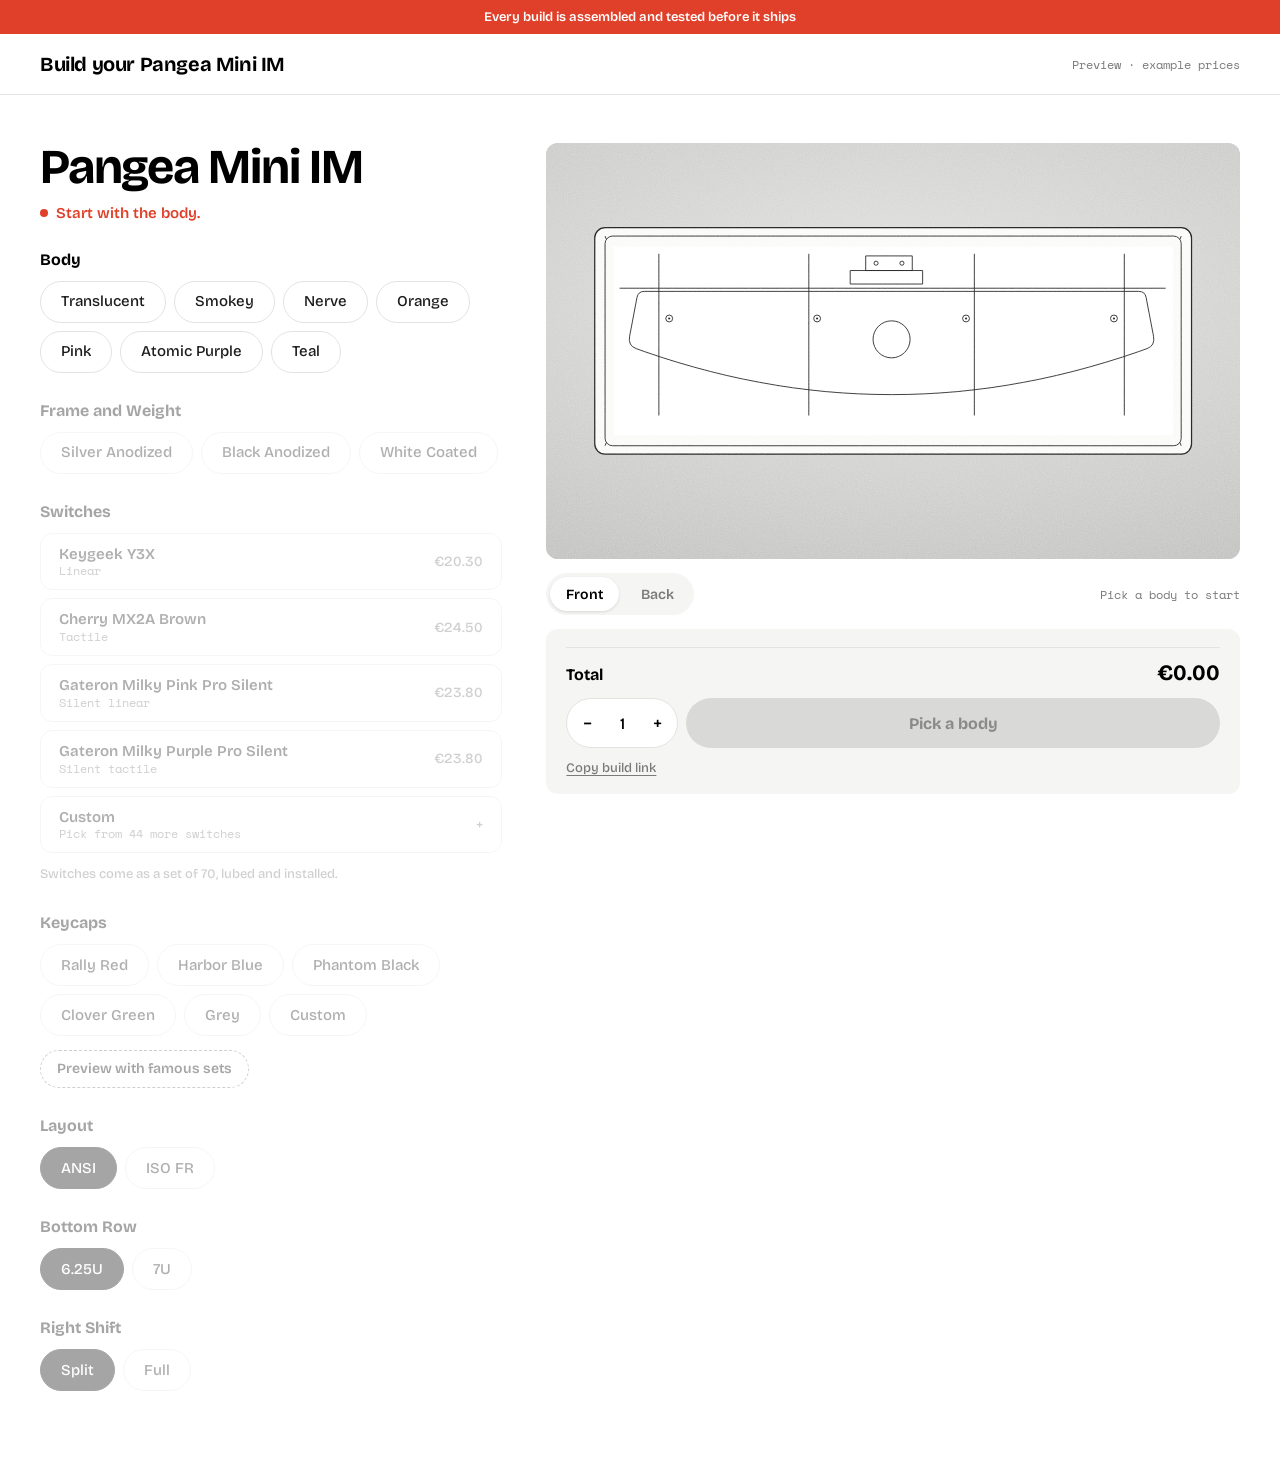
<file: demo/index.html>
<!DOCTYPE html>
<html lang="en">
<head>
<meta charset="utf-8">
<meta name="viewport" content="width=device-width, initial-scale=1">
<title>Pangea Mini IM Configurator</title>
<link rel="preconnect" href="https://fonts.googleapis.com">
<link rel="preconnect" href="https://fonts.gstatic.com" crossorigin>
<link href="https://fonts.googleapis.com/css2?family=Bricolage+Grotesque:opsz,wght@12..96,500;12..96,600;12..96,700&family=Inter+Tight:wght@500;600;700&family=Space+Mono:wght@400;700&display=swap" rel="stylesheet">
<style>
:root {
  /* single light theme: white page, black type, red signal; options left, studio preview right */
  --bg: #ffffff;
  --ink: #000000;
  --text: #1d1d1d;
  --muted: #7a7a7a;
  --line: #e3e3e1;
  --soft: #f5f5f4;
  --accent: #e0402a;
  --font: "Bricolage Grotesque", "Helvetica Neue", Arial, sans-serif;
  --mono: "Space Mono", ui-monospace, Menlo, Consolas, monospace;
  color-scheme: light;
}
html, body { margin: 0; background: var(--bg); color: var(--text); font-family: var(--font); font-weight: 500; }
.notice { background: var(--accent); color: #fff; text-align: center; font-size: 13px; font-weight: 600; padding: 9px 16px; }
.top { border-bottom: 1px solid var(--line); }
.top-in { max-width: 1440px; margin: 0 auto; padding: 18px 40px; display: flex; justify-content: space-between; align-items: center; gap: 16px; flex-wrap: wrap; }
.top-in strong { font-size: 20px; font-weight: 700; letter-spacing: -0.02em; color: var(--ink); }
.top-in span { font-family: var(--mono); font-size: 12px; color: var(--muted); }
.wrap { max-width: 1440px; margin: 0 auto; padding: 48px 40px 80px; }
@media (max-width: 900px) { .wrap { padding: 0 16px 56px; } .top-in { padding: 14px 16px; } }

.cart-overlay { position: fixed; inset: 0; background: rgba(0, 0, 0, .35); display: none; justify-content: flex-end; z-index: 50; }
.cart-overlay.is-open { display: flex; }
.cart { width: min(480px, 100%); height: 100%; background: var(--bg); color: var(--text); padding: 28px; overflow-y: auto; display: grid; align-content: start; gap: 18px; }
.cart header { display: flex; justify-content: space-between; align-items: center; }
.cart h2 { margin: 0; font-weight: 700; font-size: 28px; letter-spacing: -0.02em; color: var(--ink); }
.cart-close { font: inherit; font-size: 14px; font-weight: 600; border: 1px solid var(--line); border-radius: 999px; background: none; color: var(--ink); padding: 7px 16px; cursor: pointer; }
.cart-close:focus-visible { outline: 2px solid var(--accent); outline-offset: 2px; }
.cart-note { margin: 0; font-size: 14px; color: var(--muted); line-height: 1.5; }
.cart-lines { list-style: none; margin: 0; padding: 0; display: grid; gap: 8px; }
.cart-line { padding: 14px 16px; background: var(--soft); border-radius: 12px; display: grid; gap: 8px; }
.cart-line--part { margin-left: 18px; }
.cart-line-top { display: flex; justify-content: space-between; gap: 12px; font-size: 15px; font-weight: 700; color: var(--ink); }
.cart-line-top span:last-child { white-space: nowrap; font-variant-numeric: tabular-nums; }
.cart-props { margin: 0; display: grid; grid-template-columns: max-content 1fr; gap: 3px 14px; font-size: 12.5px; }
.cart-props dt { color: var(--muted); }
.cart-props dd { margin: 0; word-break: break-word; }
.cart-total { display: flex; justify-content: space-between; padding-top: 6px; font-size: 20px; font-weight: 700; color: var(--ink); font-variant-numeric: tabular-nums; }
details { font-size: 12px; color: var(--muted); }
summary { cursor: pointer; }
pre { font-family: var(--mono); font-size: 11px; background: var(--soft); border-radius: 10px; padding: 12px; overflow-x: auto; line-height: 1.5; color: var(--text); }
/* Pangea Mini IM configurator.
   Bold grotesque UI with pill options and rounded cards, mono for specs,
   grey studio preview. Override the variables on [data-pangea-configurator]. */
[data-pangea-configurator] {
  --pc-bg: #ffffff;
  --pc-soft: #f5f5f4;
  --pc-ink: #000000;
  --pc-text: #1d1d1d;
  --pc-muted: #7a7a7a;
  --pc-line: #e3e3e1;
  --pc-on: #000000;
  --pc-accent: #e0402a;
  --pc-font: "Bricolage Grotesque", "Helvetica Neue", Arial, sans-serif;
  --pc-mono: "Space Mono", ui-monospace, Menlo, Consolas, monospace;
  --pc-key-font: "Inter Tight", "Helvetica Neue", Helvetica, Arial, sans-serif;
  --pc-radius: 12px;
  color: var(--pc-text);
  font-family: var(--pc-font);
  font-weight: 500;
}
.pc, .pc * { box-sizing: border-box; }
.pc { display: grid; grid-template-columns: minmax(330px, 0.8fr) minmax(0, 1.2fr); gap: 44px; align-items: start; }
.pc-sr { position: absolute; width: 1px; height: 1px; margin: -1px; overflow: hidden; clip: rect(0 0 0 0); white-space: nowrap; border: 0; }
/* hidden radios sit fixed in the viewport: focusing one (by clicking its label) never scrolls the page */
.pc input.pc-sr { position: fixed; top: 0; left: 0; }

/* left: options */
.pc-panel { display: grid; gap: 28px; min-width: 0; }
.pc-title { margin: 0; font-family: var(--pc-font); font-weight: 700; font-size: clamp(36px, 3.8vw, 52px); line-height: 1; letter-spacing: -0.025em; color: var(--pc-ink); text-wrap: balance; }
.pc-from { margin: -16px 0 0; font-size: 20px; font-weight: 500; color: var(--pc-ink); font-variant-numeric: tabular-nums; }
.pc-from[hidden] { display: none; }
.pc-next { margin: -16px 0 0; font-size: 15px; font-weight: 600; color: var(--pc-accent); display: flex; align-items: center; gap: 8px; }
.pc-next::before { content: ""; width: 8px; height: 8px; border-radius: 50%; background: currentColor; }
.pc-next:empty { display: none; }

.pc-group { border: 0; padding: 0; margin: 0; min-width: 0; display: grid; gap: 10px; }
.pc-group legend { padding: 0; margin-bottom: 12px; font-size: 16px; font-weight: 700; color: var(--pc-ink); }
.pc-chosen { margin-left: 8px; font-weight: 500; color: var(--pc-muted); }
.pc-chosen:empty { display: none; }
.pc-group.is-locked { opacity: .35; }
.pc-group.is-locked .pc-opt { cursor: default; }
.pc-opts { display: flex; flex-wrap: wrap; gap: 8px; }
.pc-list { display: grid; gap: 8px; }
.pc-more { padding: 10px; background: var(--pc-soft); border-radius: var(--pc-radius); }
.pc-more[hidden], .pc-custom[hidden] { display: none; }

.pc-opt { display: inline-flex; align-items: center; min-height: 42px; padding: 8px 20px; border: 1px solid var(--pc-line); border-radius: 999px; background: var(--pc-bg); color: var(--pc-text); font-size: 15px; font-weight: 500; line-height: 1.25; cursor: pointer; user-select: none; }
.pc-opt:hover { border-color: var(--pc-ink); }
.pc-group.is-locked .pc-opt:hover { border-color: var(--pc-line); }
input:checked + .pc-opt { background: var(--pc-on); border-color: var(--pc-on); color: #fff; }
input:checked + .pc-opt .pc-opt-meta, input:checked + .pc-opt .pc-opt-price { color: rgba(255,255,255,.75); }
input:focus-visible + .pc-opt { outline: 2px solid var(--pc-accent); outline-offset: 2px; }
input:disabled + .pc-opt { cursor: not-allowed; }
.pc-group:not(.is-locked) input:disabled + .pc-opt { color: #bdbdbd; text-decoration: line-through; }
.pc-opt--row { display: grid; grid-template-columns: 1fr auto; column-gap: 16px; padding: 11px 18px; border-radius: var(--pc-radius); }
.pc-opt-name { font-weight: 600; }
.pc-opt-meta { grid-column: 1; font-family: var(--pc-mono); font-size: 12px; color: var(--pc-muted); }
.pc-opt-price { grid-column: 2; grid-row: 1 / span 2; align-self: center; font-size: 14px; color: var(--pc-muted); font-variant-numeric: tabular-nums; }
.pc-note { margin: 2px 0 0; font-size: 13px; color: var(--pc-muted); line-height: 1.5; }
.pc-custom { display: grid; gap: 6px; margin-top: 4px; }
.pc-custom { padding: 14px; background: var(--pc-soft); border-radius: var(--pc-radius); gap: 8px; }
.pc-opt-tag { margin-left: 6px; font-size: 12px; color: var(--pc-muted); }
input:checked + .pc-opt .pc-opt-tag { color: rgba(255,255,255,.75); }
.pc-custom textarea { font: inherit; font-size: 15px; color: var(--pc-ink); background: var(--pc-bg); border: 1px solid var(--pc-line); border-radius: var(--pc-radius); padding: 10px 14px; resize: vertical; }
.pc-custom textarea:focus { outline: 2px solid var(--pc-accent); outline-offset: 0; border-color: transparent; }

/* famous sets (preview only) */
.pc-famous { display: grid; gap: 10px; margin-top: 4px; }
.pc-famous-toggle { justify-self: start; min-height: 38px; padding: 6px 16px; border: 1px dashed var(--pc-muted); border-radius: 999px; background: none; font: inherit; font-size: 14px; font-weight: 600; color: var(--pc-ink); cursor: pointer; }
.pc-famous-toggle[aria-expanded="true"] { border-style: solid; border-color: var(--pc-ink); }
.pc-famous-toggle:focus-visible { outline: 2px solid var(--pc-accent); outline-offset: 2px; }
.pc-famous-panel { display: grid; gap: 8px; padding: 14px; background: var(--pc-soft); border-radius: var(--pc-radius); }
.pc-famous-panel[hidden] { display: none; }
.pc-famous-brand { margin: 4px 0 0; font-family: var(--pc-mono); font-size: 11px; letter-spacing: .1em; color: var(--pc-muted); }
.pc-opts--small .pc-opt { min-height: 34px; padding: 5px 14px; font-size: 13px; }

/* summary */
.pc-summary { display: grid; gap: 12px; padding: 18px 20px; background: var(--pc-soft); border-radius: var(--pc-radius); }
.pc-lines { list-style: none; margin: 0; padding: 0; display: grid; gap: 7px; font-size: 14px; }
.pc-lines:empty { display: none; }
.pc-lines li { display: flex; justify-content: space-between; gap: 16px; }
.pc-lines li span:last-child { color: var(--pc-muted); white-space: nowrap; font-variant-numeric: tabular-nums; }
.pc-total { display: flex; justify-content: space-between; align-items: baseline; padding-top: 12px; border-top: 1px solid var(--pc-line); font-size: 16px; font-weight: 700; color: var(--pc-ink); }
.pc-total span:last-child { font-size: 22px; font-variant-numeric: tabular-nums; }
.pc-buy { display: flex; gap: 8px; }
.pc-qty { display: flex; align-items: center; border: 1px solid var(--pc-line); border-radius: 999px; background: var(--pc-bg); }
.pc-qty button { width: 40px; height: 100%; border: 0; background: none; font: inherit; font-size: 18px; color: var(--pc-ink); cursor: pointer; }
.pc-qty input { width: 30px; border: 0; background: none; text-align: center; font: inherit; color: var(--pc-ink); -moz-appearance: textfield; }
.pc-qty input::-webkit-inner-spin-button { -webkit-appearance: none; }
.pc-add { flex: 1; min-height: 50px; border: 0; border-radius: 999px; background: var(--pc-ink); color: #fff; font: inherit; font-size: 16px; font-weight: 700; cursor: pointer; }
.pc-add:hover:not(:disabled) { background: var(--pc-accent); }
.pc-add:disabled { background: #d9d9d7; color: #8a8a8a; cursor: not-allowed; }
.pc-error { margin: 0; color: var(--pc-accent); font-size: 14px; font-weight: 600; }
.pc-error[hidden] { display: none; }
.pc-share { justify-self: start; background: none; border: 0; padding: 0; font: inherit; font-size: 13px; color: var(--pc-muted); text-decoration: underline; text-underline-offset: 3px; cursor: pointer; word-break: break-all; text-align: left; }
.pc-share:hover { color: var(--pc-ink); }
.pc-add:focus-visible, .pc-share:focus-visible, .pc-view:focus-visible, .pc-qty button:focus-visible { outline: 2px solid var(--pc-accent); outline-offset: 2px; }

/* right: preview */
.pc-stage { position: sticky; top: 20px; display: grid; min-width: 0; }
.pc-canvas { aspect-ratio: 1 / 0.6; display: grid; place-items: center; padding: 6% 5%; border-radius: var(--pc-radius); background: radial-gradient(120% 90% at 50% 38%, #e6e6e5 0%, #d2d2d1 55%, #bfbfbe 100%); overflow: hidden; position: relative; isolation: isolate; }
/* film grain over the whole preview: grey noise centred on 50% (sRGB) in overlay mode, so it adds texture
   without lifting or dropping the average brightness. Strength: --pc-grain (section setting "Preview grain"). */
.pc-canvas::after { content: ""; position: absolute; inset: 0; z-index: 10; pointer-events: none; opacity: var(--pc-grain, .35); mix-blend-mode: overlay;
  background-image: url("data:image/svg+xml,%3Csvg xmlns='http://www.w3.org/2000/svg' width='180' height='180'%3E%3Cfilter id='n' color-interpolation-filters='sRGB'%3E%3CfeTurbulence type='fractalNoise' baseFrequency='.85' numOctaves='2' stitchTiles='stitch'/%3E%3CfeColorMatrix values='.33 .33 .33 0 0 .33 .33 .33 0 0 .33 .33 .33 0 0 0 0 0 0 1'/%3E%3C/filter%3E%3Crect width='100%25' height='100%25' filter='url(%23n)'/%3E%3C/svg%3E"); }
.pc-svg { width: 100%; height: auto; display: block; }
.pc-lg-alpha, .pc-lg-pair, .pc-lg-mod, .pc-lg-icon, .pc-unit { font-family: var(--pc-key-font); }
.pc-lg-alpha { font-size: 16.5px; font-weight: 600; }
.pc-lg-pair { font-size: 11.5px; font-weight: 600; }
.pc-lg-mod { font-size: 9.5px; font-weight: 600; }
.pc-lg-icon { font-size: 11px; }
.pc-mark { font-family: var(--pc-font); font-size: 11px; font-weight: 700; letter-spacing: .6em; }
.pc-lg-gmk { font-family: var(--pc-key-font); font-size: 8.6px; font-weight: 700; letter-spacing: .01em; }
.pc-lg-sub { font-family: var(--pc-key-font); font-size: 13px; font-weight: 800; }
.pc-lg-glyph { font-family: var(--pc-key-font); font-size: 14px; }
.pc-unit { font-size: 6px; font-weight: 700; letter-spacing: .02em; }
.pc-layers { position: relative; width: 100%; height: 100%; isolation: isolate; }
.pc-layers.is-next { position: absolute; inset: 0; }
.pc-layers img { position: absolute; inset: 0; width: 100%; height: 100%; object-fit: contain; mix-blend-mode: normal; }
.pc-layers img.pc-loading { visibility: hidden; }
.pc-canvas.is-render { padding: 0; background: #cfcfcf; }
.pc-canvas.is-render .pc-layers img { object-fit: cover; }
.pc-stage-foot { display: flex; justify-content: space-between; align-items: center; gap: 16px; flex-wrap: wrap; padding: 14px 0; }
.pc-views { display: flex; gap: 6px; padding: 4px; background: var(--pc-soft); border-radius: 999px; }
.pc-view { min-height: 34px; padding: 5px 16px; border: 0; border-radius: 999px; background: none; font: inherit; font-size: 14px; font-weight: 600; color: var(--pc-muted); cursor: pointer; }
.pc-view:hover:not(:disabled) { color: var(--pc-ink); }
.pc-view:disabled { opacity: .4; cursor: not-allowed; }
.pc-view.is-on { background: var(--pc-bg); color: var(--pc-ink); box-shadow: 0 1px 3px rgba(0,0,0,.12); }
.pc-modtoggle { display: flex; gap: 4px; padding: 4px; background: var(--pc-soft); border-radius: 999px; }
.pc-modtoggle[hidden] { display: none; }
.pc-modtoggle button { min-height: 34px; padding: 5px 14px; border: 0; border-radius: 999px; background: none; font: inherit; font-size: 13px; font-weight: 600; color: var(--pc-muted); cursor: pointer; }
.pc-modtoggle button.is-on { background: var(--pc-bg); color: var(--pc-ink); box-shadow: 0 1px 3px rgba(0,0,0,.12); }
.pc-modtoggle button:focus-visible { outline: 2px solid var(--pc-accent); outline-offset: 2px; }
.pc-caption { margin: 0; font-family: var(--pc-mono); font-size: 12px; color: var(--pc-muted); text-align: right; }

@media (max-width: 900px) {
  .pc { grid-template-columns: 1fr; gap: 20px; padding-bottom: 96px; }
  /* phones: summary becomes a slim bar fixed to the bottom of the screen */
  .pc-summary { position: fixed; left: 0; right: 0; bottom: 0; z-index: 20; grid-template-columns: 1fr auto; align-items: center; gap: 4px 12px; padding: 10px 16px calc(10px + env(safe-area-inset-bottom)); border-radius: 0; box-shadow: 0 -4px 16px rgba(0,0,0,.1); }
  .pc-summary .pc-lines, .pc-summary .pc-share { display: none; }
  .pc-summary .pc-total { padding: 0; border: 0; flex-direction: column; gap: 0; font-size: 12px; font-weight: 600; color: var(--pc-muted); }
  .pc-summary .pc-total span:last-child { font-size: 20px; color: var(--pc-ink); }
  .pc-summary .pc-buy { grid-column: 2; grid-row: 1; }
  .pc-summary .pc-qty { display: none; }
  .pc-summary .pc-add { min-height: 46px; padding: 0 22px; }
  .pc-summary .pc-error { grid-column: 1 / -1; }
  .pc-stage { order: -1; top: 0; z-index: 3; background: var(--pc-bg); padding-top: 8px; }
  .pc-canvas { aspect-ratio: 1 / 0.62; }
  .pc-caption { text-align: left; }
  .pc-opt { padding: 7px 16px; font-size: 14px; }
}
@media (prefers-reduced-motion: no-preference) {
  .pc-in { animation: pc-drop .5s cubic-bezier(.2, .8, .2, 1) both; animation-delay: calc(var(--d) * 70ms); }
  .pc-pop { animation: pc-fade .4s ease both; }
  .pc-sw-in { transform-box: fill-box; transform-origin: center; animation: pc-sw .42s cubic-bezier(.2, .9, .3, 1.25) both; animation-delay: calc(var(--d) * 1ms); }
  @keyframes pc-sw { from { opacity: 0; transform: translateY(-7px) scale(.72); } }
  @keyframes pc-drop { from { opacity: 0; transform: translateY(-18px); } }
  @keyframes pc-fade { from { opacity: 0; } }
  .pc-opt, .pc-view, .pc-add { transition: background-color .15s, border-color .15s, color .15s; }
}

</style>
</head>
<body>
<div class="notice">Every build is assembled and tested before it ships</div>
<div class="top"><div class="top-in"><strong>Build your Pangea Mini IM</strong><span>Preview · example prices</span></div></div>
<main class="wrap">
  <div data-pangea-configurator>
    <script type="application/json" data-pc-config>{"title": "Pangea Mini IM", "kitLabel": "Pangea Mini IM", "switchNote": "Switches come as a set of 70, lubed and installed.", "currency": "EUR", "locale": "en-IE", "root": "/", "syncUrl": false, "demo": true, "showPresets": true, "grain": 35, "shareBase": "https://your-store.com/products/pangea-mini-im", "customKeycapImage": null, "kit": {"title": "Pangea Mini IM", "variants": [{"id": 880001, "title": "Translucent / Silver Anodized", "options": ["Translucent", "Silver Anodized"], "price": 24900, "available": true}, {"id": 880002, "title": "Translucent / Black Anodized", "options": ["Translucent", "Black Anodized"], "price": 24900, "available": true}, {"id": 880003, "title": "Translucent / White Coated", "options": ["Translucent", "White Coated"], "price": 24900, "available": true}, {"id": 880004, "title": "Smokey / Silver Anodized", "options": ["Smokey", "Silver Anodized"], "price": 24900, "available": true}, {"id": 880005, "title": "Smokey / Black Anodized", "options": ["Smokey", "Black Anodized"], "price": 24900, "available": true}, {"id": 880006, "title": "Smokey / White Coated", "options": ["Smokey", "White Coated"], "price": 24900, "available": true}, {"id": 880007, "title": "Nerve / Silver Anodized", "options": ["Nerve", "Silver Anodized"], "price": 24900, "available": true}, {"id": 880008, "title": "Nerve / Black Anodized", "options": ["Nerve", "Black Anodized"], "price": 24900, "available": true}, {"id": 880009, "title": "Nerve / White Coated", "options": ["Nerve", "White Coated"], "price": 24900, "available": true}, {"id": 880010, "title": "Orange / Silver Anodized", "options": ["Orange", "Silver Anodized"], "price": 24900, "available": true}, {"id": 880011, "title": "Orange / Black Anodized", "options": ["Orange", "Black Anodized"], "price": 24900, "available": true}, {"id": 880012, "title": "Orange / White Coated", "options": ["Orange", "White Coated"], "price": 24900, "available": true}, {"id": 880013, "title": "Pink / Silver Anodized", "options": ["Pink", "Silver Anodized"], "price": 24900, "available": true}, {"id": 880014, "title": "Pink / Black Anodized", "options": ["Pink", "Black Anodized"], "price": 24900, "available": true}, {"id": 880015, "title": "Pink / White Coated", "options": ["Pink", "White Coated"], "price": 24900, "available": true}, {"id": 880016, "title": "Atomic Purple / Silver Anodized", "options": ["Atomic Purple", "Silver Anodized"], "price": 24900, "available": true}, {"id": 880017, "title": "Atomic Purple / Black Anodized", "options": ["Atomic Purple", "Black Anodized"], "price": 24900, "available": true}, {"id": 880018, "title": "Atomic Purple / White Coated", "options": ["Atomic Purple", "White Coated"], "price": 24900, "available": true}, {"id": 880019, "title": "Teal / Silver Anodized", "options": ["Teal", "Silver Anodized"], "price": 24900, "available": true}, {"id": 880020, "title": "Teal / Black Anodized", "options": ["Teal", "Black Anodized"], "price": 24900, "available": true}, {"id": 880021, "title": "Teal / White Coated", "options": ["Teal", "White Coated"], "price": 24900, "available": true}]}, "assembly": {"id": 880080, "title": "Assembly", "price": 4500, "available": true}, "blocks": [{"type": "stock_kit", "preset": "gmk-wob3", "variant": {"id": 880081, "price": 15900, "available": true}}, {"type": "stock_kit", "preset": "gmk-dolch", "variant": {"id": 880082, "price": 16900, "available": true}}, {"type": "stock_kit", "preset": "swg-prepress", "variant": {"id": 880083, "price": 11900, "available": true}}, {"type": "stock_kit", "preset": "swg-beige", "variant": {"id": 880084, "price": 10900, "available": true}}, {"type": "case_color", "name": "Translucent", "hex": "#e6e9ec", "translucent": true, "img": {}}, {"type": "case_color", "name": "Smokey", "hex": "#2a2b2f", "translucent": true, "img": {}}, {"type": "case_color", "name": "Nerve", "hex": "#c6d61b", "translucent": true, "img": {}}, {"type": "case_color", "name": "Orange", "hex": "#f07c10", "translucent": true, "img": {}}, {"type": "case_color", "name": "Pink", "hex": "#ef93b8", "translucent": true, "img": {}}, {"type": "case_color", "name": "Atomic Purple", "hex": "#4b26c9", "translucent": true, "img": {}}, {"type": "case_color", "name": "Teal", "hex": "#0fa3a3", "translucent": true, "img": {}}, {"type": "frame", "name": "Silver Anodized", "hex": "#c4c6c9"}, {"type": "frame", "name": "Black Anodized", "hex": "#2e2f32"}, {"type": "frame", "name": "White Coated", "hex": "#ecebe6"}, {"type": "switch", "name": "Keygeek Y3X", "switch_type": "linear", "note": "", "housing": "#ececec", "stem": "#2a2a2c", "premade": true, "variant": {"id": 880022, "price": 2030, "available": true}}, {"type": "switch", "name": "Cherry MX2A Brown", "switch_type": "tactile", "note": "", "housing": "#1c1c1e", "stem": "#6b3a22", "premade": true, "variant": {"id": 880023, "price": 2450, "available": true}}, {"type": "switch", "name": "Gateron Milky Pink Pro Silent", "switch_type": "silent", "note": "", "housing": "#efeadb", "stem": "#f2b0c4", "premade": true, "variant": {"id": 880024, "price": 2380, "available": true}}, {"type": "switch", "name": "Gateron Milky Purple Pro Silent", "switch_type": "silent-tactile", "note": "", "housing": "#efeadb", "stem": "#b98ae0", "premade": true, "variant": {"id": 880025, "price": 2380, "available": true}}, {"type": "switch", "name": "Keygeek Y3", "switch_type": "linear", "note": "", "housing": "#1c1c1e", "stem": "#e8dcb8", "premade": false, "variant": {"id": 880026, "price": 2030, "available": true}}, {"type": "switch", "name": "SW x Keygeek Shake", "switch_type": "linear", "note": "", "housing": "#a8a8ac", "stem": "#f2f2f2", "premade": false, "variant": {"id": 880027, "price": 2100, "available": true}}, {"type": "switch", "name": "Keygeek T2", "switch_type": "linear", "note": "", "housing": "#7fd4d6", "stem": "#f2f2f2", "premade": false, "variant": {"id": 880028, "price": 2450, "available": true}}, {"type": "switch", "name": "Keygeek Ash", "switch_type": "linear", "note": "", "housing": "#e8e6e2", "stem": "#6a5a50", "premade": false, "variant": {"id": 880029, "price": 2450, "available": true}}, {"type": "switch", "name": "Cherry MX2A Black", "switch_type": "linear", "note": "", "housing": "#1c1c1e", "stem": "#3a3a3d", "premade": false, "variant": {"id": 880030, "price": 2450, "available": true}}, {"type": "switch", "name": "Gateron Smoothie Strawberry", "switch_type": "linear", "note": "", "housing": "#e2c6c6", "stem": "#f0dcdc", "premade": false, "variant": {"id": 880031, "price": 2520, "available": true}}, {"type": "switch", "name": "Gateron Smoothie White", "switch_type": "linear", "note": "", "housing": "#d9d4c8", "stem": "#efe9da", "premade": false, "variant": {"id": 880032, "price": 2590, "available": true}}, {"type": "switch", "name": "SW Cocoblack", "switch_type": "linear", "note": "", "housing": "#1c1c1e", "stem": "#2e2e30", "premade": false, "variant": {"id": 880033, "price": 2590, "available": true}}, {"type": "switch", "name": "Gateron Milky Yellow Pro", "switch_type": "linear", "note": "", "housing": "#efeadb", "stem": "#f2c230", "premade": false, "variant": {"id": 880034, "price": 2590, "available": true}}, {"type": "switch", "name": "SWK Cheddar", "switch_type": "linear", "note": "", "housing": "#f6f2ea", "stem": "#f0a020", "premade": false, "variant": {"id": 880035, "price": 2800, "available": true}}, {"type": "switch", "name": "HMX Egg Yolk", "switch_type": "linear", "note": "", "housing": "#f5b04a", "stem": "#d8d8d0", "premade": false, "variant": {"id": 880036, "price": 2940, "available": true}}, {"type": "switch", "name": "Cherry MX2A Nixies", "switch_type": "linear", "note": "", "housing": "#e8e8ea", "stem": "#2a2a2c", "premade": false, "variant": {"id": 880037, "price": 2940, "available": true}}, {"type": "switch", "name": "Sillyworks x HMX Sonja", "switch_type": "linear", "note": "", "housing": "#e04040", "stem": "#f0e6dc", "premade": false, "variant": {"id": 880038, "price": 2975, "available": true}}, {"type": "switch", "name": "Sillyworks x HMX Sonja HC", "switch_type": "linear", "note": "", "housing": "#f0e6dc", "stem": "#d8282a", "premade": false, "variant": {"id": 880039, "price": 2975, "available": true}}, {"type": "switch", "name": "Sillyworks Hyacinth", "switch_type": "linear", "note": "", "housing": "#a690e0", "stem": "#c8f0d0", "premade": false, "variant": {"id": 880040, "price": 3150, "available": true}}, {"type": "switch", "name": "Wuque WS Big Lucky", "switch_type": "linear", "note": "", "housing": "#f2d8e0", "stem": "#e8f0c8", "premade": false, "variant": {"id": 880041, "price": 3500, "available": true}}, {"type": "switch", "name": "Gateron x Bowl L'Orange", "switch_type": "linear", "note": "", "housing": "#f0723a", "stem": "#ecd2b4", "premade": false, "variant": {"id": 880042, "price": 3500, "available": true}}, {"type": "switch", "name": "Geon Raw Zero", "switch_type": "linear", "note": "", "housing": "#eef0f2", "stem": "#dfe2e6", "premade": false, "variant": {"id": 880043, "price": 3850, "available": true}}, {"type": "switch", "name": "Gateron Oil King", "switch_type": "linear", "note": "", "housing": "#1c1c1e", "stem": "#3a3a3d", "premade": false, "variant": {"id": 880044, "price": 4340, "available": true}}, {"type": "switch", "name": "Gazzew Boba LT RGB", "switch_type": "linear", "note": "", "housing": "#ddd0ee", "stem": "#6b3fb0", "premade": false, "variant": {"id": 880045, "price": 4550, "available": true}}, {"type": "switch", "name": "SW x Gateron Onyx", "switch_type": "linear", "note": "", "housing": "#222224", "stem": "#5a4a40", "premade": false, "variant": {"id": 880046, "price": 5250, "available": true}}, {"type": "switch", "name": "Wingtree Torrero Light", "switch_type": "tactile", "note": "", "housing": "#6a4a30", "stem": "#f2c020", "premade": false, "variant": {"id": 880047, "price": 2625, "available": true}}, {"type": "switch", "name": "HMX Saru V2", "switch_type": "tactile", "note": "", "housing": "#f0d8cc", "stem": "#e65a3a", "premade": false, "variant": {"id": 880048, "price": 2730, "available": true}}, {"type": "switch", "name": "Gateron Smoothie Banana", "switch_type": "tactile", "note": "", "housing": "#ece3c0", "stem": "#f6efd6", "premade": false, "variant": {"id": 880049, "price": 2730, "available": true}}, {"type": "switch", "name": "Gateron Chocolate Smoothie", "switch_type": "tactile", "note": "", "housing": "#8a6a55", "stem": "#d9cfc4", "premade": false, "variant": {"id": 880050, "price": 2765, "available": true}}, {"type": "switch", "name": "HMX Bruise", "switch_type": "tactile", "note": "", "housing": "#f2c4d8", "stem": "#eadfcc", "premade": false, "variant": {"id": 880051, "price": 3010, "available": true}}, {"type": "switch", "name": "HMX Bleed", "switch_type": "tactile", "note": "", "housing": "#f06a50", "stem": "#eadfcc", "premade": false, "variant": {"id": 880052, "price": 3010, "available": true}}, {"type": "switch", "name": "HMX Firecracker", "switch_type": "tactile", "note": "", "housing": "#f2f2f6", "stem": "#e02a3a", "premade": false, "variant": {"id": 880053, "price": 3010, "available": true}}, {"type": "switch", "name": "HMX LongJing S", "switch_type": "tactile", "note": "", "housing": "#1c1c1e", "stem": "#a8e6c0", "premade": false, "variant": {"id": 880054, "price": 3045, "available": true}}, {"type": "switch", "name": "SW x Haimu MP", "switch_type": "tactile", "note": "", "housing": "#1c1c1e", "stem": "#e8e8e8", "premade": false, "variant": {"id": 880055, "price": 3360, "available": true}}, {"type": "switch", "name": "TTC Bluish White", "switch_type": "tactile", "note": "", "housing": "#c8eef2", "stem": "#b8e6ee", "premade": false, "variant": {"id": 880056, "price": 4130, "available": true}}, {"type": "switch", "name": "Sillyworks x Gateron Type R", "switch_type": "tactile", "note": "", "housing": "#c41e30", "stem": "#e04050", "premade": false, "variant": {"id": 880057, "price": 4200, "available": true}}, {"type": "switch", "name": "Gazzew U4T", "switch_type": "tactile", "note": "", "housing": "#f2efe8", "stem": "#f0a020", "premade": false, "variant": {"id": 880058, "price": 4550, "available": true}}, {"type": "switch", "name": "Gazzew Boba U4T", "switch_type": "tactile", "note": "", "housing": "#1c1c1e", "stem": "#f0a020", "premade": false, "variant": {"id": 880059, "price": 4550, "available": true}}, {"type": "switch", "name": "Gateron Baby Kangaroo 2.0", "switch_type": "tactile", "note": "", "housing": "#eef3ea", "stem": "#8fe0b0", "premade": false, "variant": {"id": 880060, "price": 4550, "available": true}}, {"type": "switch", "name": "Gateron Lanes", "switch_type": "tactile", "note": "", "housing": "#1d2340", "stem": "#c8b48a", "premade": false, "variant": {"id": 880061, "price": 4865, "available": true}}, {"type": "switch", "name": "Gateron Mint Smoothie Silent", "switch_type": "silent", "note": "", "housing": "#9fe0cc", "stem": "#c9f0e4", "premade": false, "variant": {"id": 880062, "price": 2765, "available": true}}, {"type": "switch", "name": "SW Kunzite Silent", "switch_type": "silent", "note": "", "housing": "#c8b8d8", "stem": "#e8dff0", "premade": false, "variant": {"id": 880063, "price": 2800, "available": true}}, {"type": "switch", "name": "TTC Frozen Silent V2", "switch_type": "silent", "note": "", "housing": "#f0f2f4", "stem": "#e6eaee", "premade": false, "variant": {"id": 880064, "price": 4130, "available": true}}, {"type": "switch", "name": "HMX Blue Star Silent", "switch_type": "silent-tactile", "note": "", "housing": "#f0f2f4", "stem": "#6fd0d0", "premade": false, "variant": {"id": 880065, "price": 2660, "available": true}}, {"type": "switch", "name": "Gateron Smoothie Grape Silent", "switch_type": "silent-tactile", "note": "", "housing": "#b496d8", "stem": "#d2bff0", "premade": false, "variant": {"id": 880066, "price": 3430, "available": true}}, {"type": "switch", "name": "TTC Bluish White V2 Silent", "switch_type": "silent-tactile", "note": "", "housing": "#c8eef2", "stem": "#b8e6ee", "premade": false, "variant": {"id": 880067, "price": 4130, "available": true}}, {"type": "switch", "name": "Lichicx Raw Silent", "switch_type": "silent-tactile", "note": "", "housing": "#f2f2f0", "stem": "#e2e2dc", "premade": false, "variant": {"id": 880068, "price": 4550, "available": true}}, {"type": "switch", "name": "Gateron Oil King Purple Silent", "switch_type": "silent-tactile", "note": "", "housing": "#1c1c1e", "stem": "#b98ae0", "premade": false, "variant": {"id": 880069, "price": 4830, "available": true}}, {"type": "keycap", "name": "Rally Red", "custom": false, "alpha": "#a8262a", "mod": "#a8262a", "accent": "#a8262a", "legend": "#f6f6f1", "variants": [{"id": 880070, "title": "ANSI", "price": 3900, "available": true}, {"id": 880071, "title": "ISO FR", "price": 3900, "available": true}], "img": {}}, {"type": "keycap", "name": "Harbor Blue", "custom": false, "alpha": "#226a88", "mod": "#226a88", "accent": "#226a88", "legend": "#f6f6f1", "variants": [{"id": 880072, "title": "ANSI", "price": 3900, "available": true}, {"id": 880073, "title": "ISO FR", "price": 3900, "available": true}], "img": {}}, {"type": "keycap", "name": "Phantom Black", "custom": false, "alpha": "#2b2b2b", "mod": "#2b2b2b", "accent": "#2b2b2b", "legend": "#f6f6f1", "variants": [{"id": 880074, "title": "ANSI", "price": 3900, "available": true}, {"id": 880075, "title": "ISO FR", "price": 3900, "available": true}], "img": {}}, {"type": "keycap", "name": "Clover Green", "custom": false, "alpha": "#1d5e39", "mod": "#1d5e39", "accent": "#1d5e39", "legend": "#f6f6f1", "variants": [{"id": 880076, "title": "ANSI", "price": 3900, "available": true}, {"id": 880077, "title": "ISO FR", "price": 3900, "available": true}], "img": {}}, {"type": "keycap", "name": "Grey", "custom": false, "alpha": "#a2a2a2", "mod": "#a2a2a2", "accent": "#a2a2a2", "legend": "#f6f6f1", "variants": [{"id": 880078, "title": "ANSI", "price": 3900, "available": true}, {"id": 880079, "title": "ISO FR", "price": 3900, "available": true}], "img": {}}, {"type": "keycap", "name": "Custom", "custom": true, "alpha": "#dcdcd6", "mod": "#cfcfc8", "accent": "#cfcfc8", "variants": [], "img": {}}]}</script>
  </div>
</main>

<div class="cart-overlay" id="cart" aria-hidden="true">
  <aside class="cart" role="dialog" aria-modal="true" aria-labelledby="cart-title">
    <header><h2 id="cart-title">Cart</h2><button type="button" class="cart-close" id="cart-close">Close</button></header>
    <p class="cart-note">This is what the store would add. The build details sit on the kit line, and every part carries the same build number.</p>
    <ul class="cart-lines" id="cart-lines"></ul>
    <div class="cart-total"><span>Total</span><span id="cart-total"></span></div>
    <details><summary>Request sent to /cart/add.js</summary><pre id="cart-json"></pre></details>
  </aside>
</div>

<script>
  var NAMES = {"880001": "Pangea Mini IM, Translucent / Silver Anodized", "880002": "Pangea Mini IM, Translucent / Black Anodized", "880003": "Pangea Mini IM, Translucent / White Coated", "880004": "Pangea Mini IM, Smokey / Silver Anodized", "880005": "Pangea Mini IM, Smokey / Black Anodized", "880006": "Pangea Mini IM, Smokey / White Coated", "880007": "Pangea Mini IM, Nerve / Silver Anodized", "880008": "Pangea Mini IM, Nerve / Black Anodized", "880009": "Pangea Mini IM, Nerve / White Coated", "880010": "Pangea Mini IM, Orange / Silver Anodized", "880011": "Pangea Mini IM, Orange / Black Anodized", "880012": "Pangea Mini IM, Orange / White Coated", "880013": "Pangea Mini IM, Pink / Silver Anodized", "880014": "Pangea Mini IM, Pink / Black Anodized", "880015": "Pangea Mini IM, Pink / White Coated", "880016": "Pangea Mini IM, Atomic Purple / Silver Anodized", "880017": "Pangea Mini IM, Atomic Purple / Black Anodized", "880018": "Pangea Mini IM, Atomic Purple / White Coated", "880019": "Pangea Mini IM, Teal / Silver Anodized", "880020": "Pangea Mini IM, Teal / Black Anodized", "880021": "Pangea Mini IM, Teal / White Coated", "880022": "Keygeek Y3X x70", "880023": "Cherry MX2A Brown x70", "880024": "Gateron Milky Pink Pro Silent x70", "880025": "Gateron Milky Purple Pro Silent x70", "880026": "Keygeek Y3 x70", "880027": "SW x Keygeek Shake x70", "880028": "Keygeek T2 x70", "880029": "Keygeek Ash x70", "880030": "Cherry MX2A Black x70", "880031": "Gateron Smoothie Strawberry x70", "880032": "Gateron Smoothie White x70", "880033": "SW Cocoblack x70", "880034": "Gateron Milky Yellow Pro x70", "880035": "SWK Cheddar x70", "880036": "HMX Egg Yolk x70", "880037": "Cherry MX2A Nixies x70", "880038": "Sillyworks x HMX Sonja x70", "880039": "Sillyworks x HMX Sonja HC x70", "880040": "Sillyworks Hyacinth x70", "880041": "Wuque WS Big Lucky x70", "880042": "Gateron x Bowl L'Orange x70", "880043": "Geon Raw Zero x70", "880044": "Gateron Oil King x70", "880045": "Gazzew Boba LT RGB x70", "880046": "SW x Gateron Onyx x70", "880047": "Wingtree Torrero Light x70", "880048": "HMX Saru V2 x70", "880049": "Gateron Smoothie Banana x70", "880050": "Gateron Chocolate Smoothie x70", "880051": "HMX Bruise x70", "880052": "HMX Bleed x70", "880053": "HMX Firecracker x70", "880054": "HMX LongJing S x70", "880055": "SW x Haimu MP x70", "880056": "TTC Bluish White x70", "880057": "Sillyworks x Gateron Type R x70", "880058": "Gazzew U4T x70", "880059": "Gazzew Boba U4T x70", "880060": "Gateron Baby Kangaroo 2.0 x70", "880061": "Gateron Lanes x70", "880062": "Gateron Mint Smoothie Silent x70", "880063": "SW Kunzite Silent x70", "880064": "TTC Frozen Silent V2 x70", "880065": "HMX Blue Star Silent x70", "880066": "Gateron Smoothie Grape Silent x70", "880067": "TTC Bluish White V2 Silent x70", "880068": "Lichicx Raw Silent x70", "880069": "Gateron Oil King Purple Silent x70", "880070": "KAP Vella Rally Red, ANSI", "880071": "KAP Vella Rally Red, ISO FR", "880072": "KAP Vella Harbor Blue, ANSI", "880073": "KAP Vella Harbor Blue, ISO FR", "880074": "KAP Vella Phantom Black, ANSI", "880075": "KAP Vella Phantom Black, ISO FR", "880076": "KAP Vella Clover Green, ANSI", "880077": "KAP Vella Clover Green, ISO FR", "880078": "KAP Vella Grey, ANSI", "880079": "KAP Vella Grey, ISO FR", "880080": "Assembly"}, PRICES = {"880001": 24900, "880002": 24900, "880003": 24900, "880004": 24900, "880005": 24900, "880006": 24900, "880007": 24900, "880008": 24900, "880009": 24900, "880010": 24900, "880011": 24900, "880012": 24900, "880013": 24900, "880014": 24900, "880015": 24900, "880016": 24900, "880017": 24900, "880018": 24900, "880019": 24900, "880020": 24900, "880021": 24900, "880022": 2030, "880023": 2450, "880024": 2380, "880025": 2380, "880026": 2030, "880027": 2100, "880028": 2450, "880029": 2450, "880030": 2450, "880031": 2520, "880032": 2590, "880033": 2590, "880034": 2590, "880035": 2800, "880036": 2940, "880037": 2940, "880038": 2975, "880039": 2975, "880040": 3150, "880041": 3500, "880042": 3500, "880043": 3850, "880044": 4340, "880045": 4550, "880046": 5250, "880047": 2625, "880048": 2730, "880049": 2730, "880050": 2765, "880051": 3010, "880052": 3010, "880053": 3010, "880054": 3045, "880055": 3360, "880056": 4130, "880057": 4200, "880058": 4550, "880059": 4550, "880060": 4550, "880061": 4865, "880062": 2765, "880063": 2800, "880064": 4130, "880065": 2660, "880066": 3430, "880067": 4130, "880068": 4550, "880069": 4830, "880070": 3900, "880071": 3900, "880072": 3900, "880073": 3900, "880074": 3900, "880075": 3900, "880076": 3900, "880077": 3900, "880078": 3900, "880079": 3900, "880080": 4500};
  window.PangeaDemoCart = function (body, conf) {
    var fmt = conf.money, total = 0, esc = function (s) { return String(s).replace(/[&<>"]/g, function (c) { return { '&': '&amp;', '<': '&lt;', '>': '&gt;', '"': '&quot;' }[c]; }); };
    var items = body.items.slice().reverse();
    document.getElementById('cart-lines').innerHTML = items.map(function (it, i) {
      var p = PRICES[it.id] * it.quantity; total += p;
      var props = Object.keys(it.properties).filter(function (k) { return k.charAt(0) !== '_'; })
        .map(function (k) { return '<dt>' + esc(k) + '</dt><dd>' + esc(it.properties[k]) + '</dd>'; }).join('');
      return '<li class="cart-line' + (i ? ' cart-line--part' : '') + '"><div class="cart-line-top"><span>' + esc(NAMES[it.id]) + (it.quantity > 1 ? ' × ' + it.quantity : '') + '</span><span>' + fmt.format(p / 100) + '</span></div>' + (props ? '<dl class="cart-props">' + props + '</dl>' : '') + '</li>';
    }).join('');
    document.getElementById('cart-total').textContent = fmt.format(total / 100);
    document.getElementById('cart-json').textContent = JSON.stringify(body, null, 2);
    var o = document.getElementById('cart'); o.classList.add('is-open'); o.setAttribute('aria-hidden', 'false');
    document.getElementById('cart-close').focus();
  };
  function closeCart() { var o = document.getElementById('cart'); o.classList.remove('is-open'); o.setAttribute('aria-hidden', 'true'); }
  document.getElementById('cart-close').addEventListener('click', closeCart);
  document.getElementById('cart').addEventListener('click', function (e) { if (e.target.id === 'cart') closeCart(); });
  document.addEventListener('keydown', function (e) { if (e.key === 'Escape') closeCart(); });
</script>
<script>
/* Famous keycap sets for the preview-only picker in the Pangea configurator.
 * Each set: cap and legend colour per key for ANSI 60% / split shift / 6.25U (keys), defined by role
 * (alphas, modifiers, Esc, Enter, spacebar) with per-key overrides, checked against top-down renders.
 * legends: gmk-text, gmk-icon, cyrillic, kana; mods: label overrides; subs/sub: sub-legends. Preview only.
 * Generated by tools/build_presets.py. */
window.PangeaPresets = [{"id":"gmk-wob3","name":"GMK WoB","brand":"GMK","legends":"gmk-text","keys":[[["#1e1e1f","#ffffff"],["#262627","#ffffff"],["#262627","#ffffff"],["#262627","#ffffff"],["#262627","#ffffff"],["#262627","#ffffff"],["#262627","#ffffff"],["#262627","#ffffff"],["#262627","#ffffff"],["#262627","#ffffff"],["#262627","#ffffff"],["#262627","#ffffff"],["#262627","#ffffff"],["#1e1e1f","#ffffff"]],[["#1e1e1f","#ffffff"],["#262627","#ffffff"],["#262627","#ffffff"],["#262627","#ffffff"],["#262627","#ffffff"],["#262627","#ffffff"],["#262627","#ffffff"],["#262627","#ffffff"],["#262627","#ffffff"],["#262627","#ffffff"],["#262627","#ffffff"],["#262627","#ffffff"],["#262627","#ffffff"],["#1e1e1f","#ffffff"]],[["#1e1e1f","#ffffff"],["#262627","#ffffff"],["#262627","#ffffff"],["#262627","#ffffff"],["#262627","#ffffff"],["#262627","#ffffff"],["#262627","#ffffff"],["#262627","#ffffff"],["#262627","#ffffff"],["#262627","#ffffff"],["#262627","#ffffff"],["#262627","#ffffff"],["#1e1e1f","#ffffff"]],[["#1e1e1f","#ffffff"],["#262627","#ffffff"],["#262627","#ffffff"],["#262627","#ffffff"],["#262627","#ffffff"],["#262627","#ffffff"],["#262627","#ffffff"],["#262627","#ffffff"],["#262627","#ffffff"],["#262627","#ffffff"],["#262627","#ffffff"],["#1e1e1f","#ffffff"],["#1e1e1f","#ffffff"]],[["#1e1e1f","#ffffff"],["#1e1e1f","#ffffff"],["#1e1e1f","#ffffff"],["#1e1e1f","#ffffff"],["#1e1e1f","#ffffff"],["#1e1e1f","#ffffff"],["#1e1e1f","#ffffff"],["#1e1e1f","#ffffff"]]],"w4":[1.25,1.25,1.25,6.25,1.25,1.25,1.25,1.25]},{"id":"gmk-mut2","name":"GMK Mut","brand":"GMK","legends":"gmk-icon","keys":[[["#bdbbbf","#1c1c1d"],["#f6f6f8","#1c1c1d"],["#f6f6f8","#1c1c1d"],["#f6f6f8","#1c1c1d"],["#f6f6f8","#1c1c1d"],["#f6f6f8","#1c1c1d"],["#f6f6f8","#1c1c1d"],["#f6f6f8","#1c1c1d"],["#f6f6f8","#1c1c1d"],["#f6f6f8","#1c1c1d"],["#f6f6f8","#1c1c1d"],["#f6f6f8","#1c1c1d"],["#f6f6f8","#1c1c1d"],["#bdbbbf","#1c1c1d"]],[["#bdbbbf","#1c1c1d"],["#f6f6f8","#1c1c1d"],["#f6f6f8","#1c1c1d"],["#f6f6f8","#1c1c1d"],["#f6f6f8","#1c1c1d"],["#f6f6f8","#1c1c1d"],["#f6f6f8","#1c1c1d"],["#f6f6f8","#1c1c1d"],["#f6f6f8","#1c1c1d"],["#f6f6f8","#1c1c1d"],["#f6f6f8","#1c1c1d"],["#f6f6f8","#1c1c1d"],["#f6f6f8","#1c1c1d"],["#bdbbbf","#1c1c1d"]],[["#bdbbbf","#1c1c1d"],["#f6f6f8","#1c1c1d"],["#f6f6f8","#1c1c1d"],["#f6f6f8","#1c1c1d"],["#f6f6f8","#1c1c1d"],["#f6f6f8","#1c1c1d"],["#f6f6f8","#1c1c1d"],["#f6f6f8","#1c1c1d"],["#f6f6f8","#1c1c1d"],["#f6f6f8","#1c1c1d"],["#f6f6f8","#1c1c1d"],["#f6f6f8","#1c1c1d"],["#bdbbbf","#1c1c1d"]],[["#bdbbbf","#1c1c1d"],["#f6f6f8","#1c1c1d"],["#f6f6f8","#1c1c1d"],["#f6f6f8","#1c1c1d"],["#f6f6f8","#1c1c1d"],["#f6f6f8","#1c1c1d"],["#f6f6f8","#1c1c1d"],["#f6f6f8","#1c1c1d"],["#f6f6f8","#1c1c1d"],["#f6f6f8","#1c1c1d"],["#f6f6f8","#1c1c1d"],["#bdbbbf","#1c1c1d"],["#bdbbbf","#1c1c1d"]],[["#bdbbbf","#1c1c1d"],["#bdbbbf","#1c1c1d"],["#bdbbbf","#1c1c1d"],["#f4f4f6","#1c1c1d"],["#bdbbbf","#1c1c1d"],["#bdbbbf","#1c1c1d"],["#bdbbbf","#1c1c1d"],["#bdbbbf","#1c1c1d"]]],"w4":[1.25,1.25,1.25,6.25,1.25,1.25,1.25,1.25]},{"id":"gmk-dolch","name":"GMK Dolch","brand":"GMK","legends":"gmk-text","keys":[[["#3f4042","#ffffff"],["#6f6e6a","#ffffff"],["#6f6e6a","#ffffff"],["#6f6e6a","#ffffff"],["#6f6e6a","#ffffff"],["#6f6e6a","#ffffff"],["#6f6e6a","#ffffff"],["#6f6e6a","#ffffff"],["#6f6e6a","#ffffff"],["#6f6e6a","#ffffff"],["#6f6e6a","#ffffff"],["#6f6e6a","#ffffff"],["#6f6e6a","#ffffff"],["#3f4042","#ffffff"]],[["#3f4042","#ffffff"],["#6f6e6a","#ffffff"],["#6f6e6a","#ffffff"],["#6f6e6a","#ffffff"],["#6f6e6a","#ffffff"],["#6f6e6a","#ffffff"],["#6f6e6a","#ffffff"],["#6f6e6a","#ffffff"],["#6f6e6a","#ffffff"],["#6f6e6a","#ffffff"],["#6f6e6a","#ffffff"],["#6f6e6a","#ffffff"],["#6f6e6a","#ffffff"],["#3f4042","#ffffff"]],[["#3f4042","#ffffff"],["#6f6e6a","#ffffff"],["#6f6e6a","#ffffff"],["#6f6e6a","#ffffff"],["#6f6e6a","#ffffff"],["#6f6e6a","#ffffff"],["#6f6e6a","#ffffff"],["#6f6e6a","#ffffff"],["#6f6e6a","#ffffff"],["#6f6e6a","#ffffff"],["#6f6e6a","#ffffff"],["#6f6e6a","#ffffff"],["#3f4042","#ffffff"]],[["#3f4042","#ffffff"],["#6f6e6a","#ffffff"],["#6f6e6a","#ffffff"],["#6f6e6a","#ffffff"],["#6f6e6a","#ffffff"],["#6f6e6a","#ffffff"],["#6f6e6a","#ffffff"],["#6f6e6a","#ffffff"],["#6f6e6a","#ffffff"],["#6f6e6a","#ffffff"],["#6f6e6a","#ffffff"],["#3f4042","#ffffff"],["#3f4042","#ffffff"]],[["#3f4042","#ffffff"],["#3f4042","#ffffff"],["#3f4042","#ffffff"],["#6f6e6a","#ffffff"],["#3f4042","#ffffff"],["#3f4042","#ffffff"],["#3f4042","#ffffff"],["#3f4042","#ffffff"]]],"w4":[1.25,1.25,1.25,6.25,1.25,1.25,1.25,1.25]},{"id":"gmk-beige4","name":"GMK Beige","brand":"GMK","legends":"gmk-text","keys":[[["#bdb8ab","#1c1c1d"],["#f6f0e9","#1c1c1d"],["#f6f0e9","#1c1c1d"],["#f6f0e9","#1c1c1d"],["#f6f0e9","#1c1c1d"],["#f6f0e9","#1c1c1d"],["#f6f0e9","#1c1c1d"],["#f6f0e9","#1c1c1d"],["#f6f0e9","#1c1c1d"],["#f6f0e9","#1c1c1d"],["#f6f0e9","#1c1c1d"],["#f6f0e9","#1c1c1d"],["#f6f0e9","#1c1c1d"],["#bdb8ab","#1c1c1d"]],[["#bdb8ab","#1c1c1d"],["#f6f0e9","#1c1c1d"],["#f6f0e9","#1c1c1d"],["#f6f0e9","#1c1c1d"],["#f6f0e9","#1c1c1d"],["#f6f0e9","#1c1c1d"],["#f6f0e9","#1c1c1d"],["#f6f0e9","#1c1c1d"],["#f6f0e9","#1c1c1d"],["#f6f0e9","#1c1c1d"],["#f6f0e9","#1c1c1d"],["#f6f0e9","#1c1c1d"],["#f6f0e9","#1c1c1d"],["#bdb8ab","#1c1c1d"]],[["#bdb8ab","#1c1c1d"],["#f6f0e9","#1c1c1d"],["#f6f0e9","#1c1c1d"],["#f6f0e9","#1c1c1d"],["#f6f0e9","#1c1c1d"],["#f6f0e9","#1c1c1d"],["#f6f0e9","#1c1c1d"],["#f6f0e9","#1c1c1d"],["#f6f0e9","#1c1c1d"],["#f6f0e9","#1c1c1d"],["#f6f0e9","#1c1c1d"],["#f6f0e9","#1c1c1d"],["#bdb8ab","#1c1c1d"]],[["#bdb8ab","#1c1c1d"],["#f6f0e9","#1c1c1d"],["#f6f0e9","#1c1c1d"],["#f6f0e9","#1c1c1d"],["#f6f0e9","#1c1c1d"],["#f6f0e9","#1c1c1d"],["#f6f0e9","#1c1c1d"],["#f6f0e9","#1c1c1d"],["#f6f0e9","#1c1c1d"],["#f6f0e9","#1c1c1d"],["#f6f0e9","#1c1c1d"],["#bdb8ab","#1c1c1d"],["#bdb8ab","#1c1c1d"]],[["#bdb8ab","#1c1c1d"],["#bdb8ab","#1c1c1d"],["#bdb8ab","#1c1c1d"],["#f4eee7","#1c1c1d"],["#bdb8ab","#1c1c1d"],["#bdb8ab","#1c1c1d"],["#bdb8ab","#1c1c1d"],["#bdb8ab","#1c1c1d"]]],"w4":[1.25,1.25,1.25,6.25,1.25,1.25,1.25,1.25]},{"id":"gmk-hybeige","name":"GMK Hyperbeige","brand":"GMK","legends":"gmk-text","keys":[[["#5eeedb","#6b3c90"],["#f6f0e9","#6e3a92"],["#f6f0e9","#6e3a92"],["#f6f0e9","#6e3a92"],["#f6f0e9","#6e3a92"],["#f6f0e9","#6e3a92"],["#f6f0e9","#6e3a92"],["#f6f0e9","#6e3a92"],["#f6f0e9","#6e3a92"],["#f6f0e9","#6e3a92"],["#f6f0e9","#6e3a92"],["#f6f0e9","#6e3a92"],["#f6f0e9","#6e3a92"],["#bdb8ab","#3fd9c4"]],[["#bdb8ab","#3fd9c4"],["#f6f0e9","#6e3a92"],["#f6f0e9","#6e3a92"],["#f6f0e9","#6e3a92"],["#f6f0e9","#6e3a92"],["#f6f0e9","#6e3a92"],["#f6f0e9","#6e3a92"],["#f6f0e9","#6e3a92"],["#f6f0e9","#6e3a92"],["#f6f0e9","#6e3a92"],["#f6f0e9","#6e3a92"],["#f6f0e9","#6e3a92"],["#f6f0e9","#6e3a92"],["#bdb8ab","#3fd9c4"]],[["#bdb8ab","#3fd9c4"],["#f6f0e9","#6e3a92"],["#f6f0e9","#6e3a92"],["#f6f0e9","#6e3a92"],["#f6f0e9","#6e3a92"],["#f6f0e9","#6e3a92"],["#f6f0e9","#6e3a92"],["#f6f0e9","#6e3a92"],["#f6f0e9","#6e3a92"],["#f6f0e9","#6e3a92"],["#f6f0e9","#6e3a92"],["#f6f0e9","#6e3a92"],["#5eeedb","#6b3c90"]],[["#bdb8ab","#3fd9c4"],["#f6f0e9","#6e3a92"],["#f6f0e9","#6e3a92"],["#f6f0e9","#6e3a92"],["#f6f0e9","#6e3a92"],["#f6f0e9","#6e3a92"],["#f6f0e9","#6e3a92"],["#f6f0e9","#6e3a92"],["#f6f0e9","#6e3a92"],["#f6f0e9","#6e3a92"],["#f6f0e9","#6e3a92"],["#bdb8ab","#3fd9c4"],["#bdb8ab","#3fd9c4"]],[["#bdb8ab","#3fd9c4"],["#bdb8ab","#3fd9c4"],["#bdb8ab","#3fd9c4"],["#f4eee7","#1c1c1d"],["#bdb8ab","#3fd9c4"],["#bdb8ab","#3fd9c4"],["#bdb8ab","#3fd9c4"],["#bdb8ab","#3fd9c4"]]],"w4":[1.25,1.25,1.25,6.25,1.25,1.25,1.25,1.25]},{"id":"gmk-nervew","name":"GMK Nervewrecker","brand":"GMK","legends":"gmk-icon","keys":[[["#4a287f","#f4f43c"],["#f4f43c","#4a2a80"],["#f4f43c","#4a2a80"],["#f4f43c","#4a2a80"],["#f4f43c","#4a2a80"],["#f4f43c","#4a2a80"],["#f4f43c","#4a2a80"],["#f4f43c","#4a2a80"],["#f4f43c","#4a2a80"],["#f4f43c","#4a2a80"],["#f4f43c","#4a2a80"],["#4a287f","#f4f43c"],["#4a287f","#f4f43c"],["#f4f43c","#4a2a80"]],[["#4a287f","#f4f43c"],["#c4c7cb","#4a2a80"],["#c4c7cb","#4a2a80"],["#c4c7cb","#4a2a80"],["#c4c7cb","#4a2a80"],["#c4c7cb","#4a2a80"],["#727275","#f4f43c"],["#727275","#f4f43c"],["#727275","#f4f43c"],["#727275","#f4f43c"],["#727275","#f4f43c"],["#4a287f","#f4f43c"],["#4a287f","#f4f43c"],["#c4c7cb","#4a2a80"]],[["#4a287f","#f4f43c"],["#c4c7cb","#4a2a80"],["#c4c7cb","#4a2a80"],["#c4c7cb","#4a2a80"],["#c4c7cb","#4a2a80"],["#c4c7cb","#4a2a80"],["#727275","#f4f43c"],["#727275","#f4f43c"],["#727275","#f4f43c"],["#727275","#f4f43c"],["#4a287f","#f4f43c"],["#4a287f","#f4f43c"],["#c4c7cb","#4a2a80"]],[["#727275","#f4f43c"],["#c4c7cb","#4a2a80"],["#c4c7cb","#4a2a80"],["#c4c7cb","#4a2a80"],["#c4c7cb","#4a2a80"],["#727275","#f4f43c"],["#727275","#f4f43c"],["#727275","#f4f43c"],["#4a287f","#f4f43c"],["#4a287f","#f4f43c"],["#4a287f","#f4f43c"],["#c4c7cb","#4a2a80"],["#727275","#f4f43c"]],[["#c4c7cb","#4a2a80"],["#f4f43c","#4a2a80"],["#727275","#f4f43c"],["#4a287f","#f4f43c"],["#f4f43c","#4a2a80"],["#c4c7cb","#4a2a80"],["#c4c7cb","#4a2a80"],["#4a287f","#f4f43c"]]],"w4":[1.25,1.25,1.25,6.25,1.25,1.25,1.25,1.25]},{"id":"gmk-nerve2","name":"GMK Nerve","brand":"GMK","legends":"gmk-icon","keys":[[["#2a1a44","#f4f43c"],["#e1e4e8","#4a2a80"],["#e1e4e8","#4a2a80"],["#e1e4e8","#4a2a80"],["#e1e4e8","#4a2a80"],["#e1e4e8","#4a2a80"],["#e1e4e8","#4a2a80"],["#e1e4e8","#4a2a80"],["#e1e4e8","#4a2a80"],["#e1e4e8","#4a2a80"],["#e1e4e8","#4a2a80"],["#e1e4e8","#4a2a80"],["#e1e4e8","#4a2a80"],["#6f6f72","#f4f43c"]],[["#6f6f72","#f4f43c"],["#e1e4e8","#4a2a80"],["#e1e4e8","#4a2a80"],["#e1e4e8","#4a2a80"],["#e1e4e8","#4a2a80"],["#e1e4e8","#4a2a80"],["#e1e4e8","#4a2a80"],["#e1e4e8","#4a2a80"],["#e1e4e8","#4a2a80"],["#e1e4e8","#4a2a80"],["#e1e4e8","#4a2a80"],["#e1e4e8","#4a2a80"],["#e1e4e8","#4a2a80"],["#6f6f72","#f4f43c"]],[["#6f6f72","#f4f43c"],["#e1e4e8","#4a2a80"],["#e1e4e8","#4a2a80"],["#e1e4e8","#4a2a80"],["#e1e4e8","#4a2a80"],["#e1e4e8","#4a2a80"],["#e1e4e8","#4a2a80"],["#e1e4e8","#4a2a80"],["#e1e4e8","#4a2a80"],["#e1e4e8","#4a2a80"],["#e1e4e8","#4a2a80"],["#e1e4e8","#4a2a80"],["#4a267f","#f4f43c"]],[["#6f6f72","#f4f43c"],["#e1e4e8","#4a2a80"],["#e1e4e8","#4a2a80"],["#e1e4e8","#4a2a80"],["#e1e4e8","#4a2a80"],["#e1e4e8","#4a2a80"],["#e1e4e8","#4a2a80"],["#e1e4e8","#4a2a80"],["#e1e4e8","#4a2a80"],["#e1e4e8","#4a2a80"],["#e1e4e8","#4a2a80"],["#6f6f72","#f4f43c"],["#6f6f72","#f4f43c"]],[["#6f6f72","#f4f43c"],["#6f6f72","#f4f43c"],["#6f6f72","#f4f43c"],["#dadee1","#4a2a80"],["#6f6f72","#f4f43c"],["#6f6f72","#f4f43c"],["#6f6f72","#f4f43c"],["#6f6f72","#f4f43c"]]],"w4":[1.25,1.25,1.25,6.25,1.25,1.25,1.25,1.25]},{"id":"gmk-taiga","name":"GMK Taiga","brand":"GMK","legends":"cyrillic","keys":[[["#22393a","#ffffff"],["#29615c","#ffffff"],["#29615c","#ffffff"],["#29615c","#ffffff"],["#29615c","#ffffff"],["#29615c","#ffffff"],["#29615c","#ffffff"],["#29615c","#ffffff"],["#29615c","#ffffff"],["#29615c","#ffffff"],["#29615c","#ffffff"],["#29615c","#ffffff"],["#29615c","#ffffff"],["#22393a","#ffffff"]],[["#22393a","#ffffff"],["#29615c","#ffffff"],["#29615c","#ffffff"],["#29615c","#ffffff"],["#29615c","#ffffff"],["#29615c","#ffffff"],["#29615c","#ffffff"],["#29615c","#ffffff"],["#29615c","#ffffff"],["#29615c","#ffffff"],["#29615c","#ffffff"],["#29615c","#ffffff"],["#29615c","#ffffff"],["#22393a","#ffffff"]],[["#22393a","#ffffff"],["#29615c","#ffffff"],["#29615c","#ffffff"],["#29615c","#ffffff"],["#29615c","#ffffff"],["#29615c","#ffffff"],["#29615c","#ffffff"],["#29615c","#ffffff"],["#29615c","#ffffff"],["#29615c","#ffffff"],["#29615c","#ffffff"],["#29615c","#ffffff"],["#22393a","#ffffff"]],[["#22393a","#ffffff"],["#29615c","#ffffff"],["#29615c","#ffffff"],["#29615c","#ffffff"],["#29615c","#ffffff"],["#29615c","#ffffff"],["#29615c","#ffffff"],["#29615c","#ffffff"],["#29615c","#ffffff"],["#29615c","#ffffff"],["#29615c","#ffffff"],["#22393a","#ffffff"],["#22393a","#ffffff"]],[["#22393a","#ffffff"],["#22393a","#ffffff"],["#22393a","#ffffff"],["#24584f","#ffffff"],["#22393a","#ffffff"],["#22393a","#ffffff"],["#22393a","#ffffff"],["#22393a","#ffffff"]]],"w4":[1.25,1.25,1.25,6.25,1.25,1.25,1.25,1.25]},{"id":"gmk-ramune2","name":"GMK Ramune","brand":"GMK","legends":"kana","keys":[[["#3d73d0","#ffffff"],["#f6f6f9","#1d4fa0"],["#f6f6f9","#1d4fa0"],["#f6f6f9","#1d4fa0"],["#f6f6f9","#1d4fa0"],["#f6f6f9","#1d4fa0"],["#f6f6f9","#1d4fa0"],["#f6f6f9","#1d4fa0"],["#f6f6f9","#1d4fa0"],["#f6f6f9","#1d4fa0"],["#f6f6f9","#1d4fa0"],["#f6f6f9","#1d4fa0"],["#f6f6f9","#1d4fa0"],["#c6e2fa","#3a6cc0"]],[["#c6e2fa","#3a6cc0"],["#f6f6f9","#1d4fa0"],["#f6f6f9","#1d4fa0"],["#f6f6f9","#1d4fa0"],["#f6f6f9","#1d4fa0"],["#f6f6f9","#1d4fa0"],["#f6f6f9","#1d4fa0"],["#f6f6f9","#1d4fa0"],["#f6f6f9","#1d4fa0"],["#f6f6f9","#1d4fa0"],["#f6f6f9","#1d4fa0"],["#f6f6f9","#1d4fa0"],["#f6f6f9","#1d4fa0"],["#c6e2fa","#3a6cc0"]],[["#c6e2fa","#3a6cc0"],["#f6f6f9","#1d4fa0"],["#f6f6f9","#1d4fa0"],["#f6f6f9","#1d4fa0"],["#f6f6f9","#1d4fa0"],["#f6f6f9","#1d4fa0"],["#f6f6f9","#1d4fa0"],["#f6f6f9","#1d4fa0"],["#f6f6f9","#1d4fa0"],["#f6f6f9","#1d4fa0"],["#f6f6f9","#1d4fa0"],["#f6f6f9","#1d4fa0"],["#2b6aca","#ffffff"]],[["#c6e2fa","#3a6cc0"],["#f6f6f9","#1d4fa0"],["#f6f6f9","#1d4fa0"],["#f6f6f9","#1d4fa0"],["#f6f6f9","#1d4fa0"],["#f6f6f9","#1d4fa0"],["#f6f6f9","#1d4fa0"],["#f6f6f9","#1d4fa0"],["#f6f6f9","#1d4fa0"],["#f6f6f9","#1d4fa0"],["#f6f6f9","#1d4fa0"],["#c6e2fa","#3a6cc0"],["#c6e2fa","#3a6cc0"]],[["#c6e2fa","#3a6cc0"],["#c6e2fa","#3a6cc0"],["#c6e2fa","#3a6cc0"],["#f6f6f9","#1c1c1d"],["#c6e2fa","#3a6cc0"],["#c6e2fa","#3a6cc0"],["#c6e2fa","#3a6cc0"],["#c6e2fa","#3a6cc0"]]],"w4":[1.25,1.25,1.25,6.25,1.25,1.25,1.25,1.25]},{"id":"gmk-evild","name":"GMK Evil Dolch","brand":"GMK","legends":"gmk-text","keys":[[["#2a1d24","#c4303c"],["#4a4b4d","#ffffff"],["#4a4b4d","#ffffff"],["#4a4b4d","#ffffff"],["#4a4b4d","#ffffff"],["#4a4b4d","#ffffff"],["#4a4b4d","#ffffff"],["#4a4b4d","#ffffff"],["#4a4b4d","#ffffff"],["#4a4b4d","#ffffff"],["#4a4b4d","#ffffff"],["#4a4b4d","#ffffff"],["#4a4b4d","#ffffff"],["#252526","#b22a37"]],[["#252526","#b22a37"],["#4a4b4d","#ffffff"],["#4a4b4d","#ffffff"],["#4a4b4d","#ffffff"],["#4a4b4d","#ffffff"],["#4a4b4d","#ffffff"],["#4a4b4d","#ffffff"],["#4a4b4d","#ffffff"],["#4a4b4d","#ffffff"],["#4a4b4d","#ffffff"],["#4a4b4d","#ffffff"],["#4a4b4d","#ffffff"],["#4a4b4d","#ffffff"],["#252526","#b22a37"]],[["#252526","#b22a37"],["#4a4b4d","#ffffff"],["#4a4b4d","#ffffff"],["#4a4b4d","#ffffff"],["#4a4b4d","#ffffff"],["#4a4b4d","#ffffff"],["#4a4b4d","#ffffff"],["#4a4b4d","#ffffff"],["#4a4b4d","#ffffff"],["#4a4b4d","#ffffff"],["#4a4b4d","#ffffff"],["#4a4b4d","#ffffff"],["#252526","#b22a37"]],[["#252526","#b22a37"],["#4a4b4d","#ffffff"],["#4a4b4d","#ffffff"],["#4a4b4d","#ffffff"],["#4a4b4d","#ffffff"],["#4a4b4d","#ffffff"],["#4a4b4d","#ffffff"],["#4a4b4d","#ffffff"],["#4a4b4d","#ffffff"],["#4a4b4d","#ffffff"],["#4a4b4d","#ffffff"],["#252526","#b22a37"],["#252526","#b22a37"]],[["#252526","#b22a37"],["#252526","#b22a37"],["#252526","#b22a37"],["#3c3d3e","#ffffff"],["#252526","#b22a37"],["#252526","#b22a37"],["#252526","#b22a37"],["#252526","#b22a37"]]],"w4":[1.25,1.25,1.25,6.25,1.25,1.25,1.25,1.25]},{"id":"gmk-finer","name":"GMK Finer Things","brand":"GMK","legends":"gmk-plain","keys":[[["#5ee2d7","#ffffff"],["#5ee2d7","#ffffff"],["#5ee2d7","#ffffff"],["#5ee2d7","#ffffff"],["#5ee2d7","#ffffff"],["#5ee2d7","#ffffff"],["#5ee2d7","#ffffff"],["#5ee2d7","#ffffff"],["#5ee2d7","#ffffff"],["#5ee2d7","#ffffff"],["#5ee2d7","#ffffff"],["#5ee2d7","#ffffff"],["#5ee2d7","#ffffff"],["#5ee2d7","#ffffff"]],[["#5ee2d7","#ffffff"],["#5ee2d7","#ffffff"],["#5ee2d7","#ffffff"],["#5ee2d7","#ffffff"],["#5ee2d7","#ffffff"],["#5ee2d7","#ffffff"],["#5ee2d7","#ffffff"],["#5ee2d7","#ffffff"],["#5ee2d7","#ffffff"],["#5ee2d7","#ffffff"],["#5ee2d7","#ffffff"],["#5ee2d7","#ffffff"],["#5ee2d7","#ffffff"],["#5ee2d7","#ffffff"]],[["#5ee2d7","#ffffff"],["#5ee2d7","#ffffff"],["#5ee2d7","#ffffff"],["#5ee2d7","#ffffff"],["#5ee2d7","#ffffff"],["#5ee2d7","#ffffff"],["#5ee2d7","#ffffff"],["#5ee2d7","#ffffff"],["#5ee2d7","#ffffff"],["#5ee2d7","#ffffff"],["#5ee2d7","#ffffff"],["#5ee2d7","#ffffff"],["#5ee2d7","#ffffff"]],[["#5ee2d7","#ffffff"],["#5ee2d7","#ffffff"],["#5ee2d7","#ffffff"],["#5ee2d7","#ffffff"],["#5ee2d7","#ffffff"],["#5ee2d7","#ffffff"],["#5ee2d7","#ffffff"],["#5ee2d7","#ffffff"],["#5ee2d7","#ffffff"],["#5ee2d7","#ffffff"],["#5ee2d7","#ffffff"],["#5ee2d7","#ffffff"],["#5ee2d7","#ffffff"]],[["#5ee2d7","#ffffff"],["#5ee2d7","#ffffff"],["#5ee2d7","#ffffff"],["#5ee2d7","#ffffff"],["#5ee2d7","#ffffff"],["#5ee2d7","#ffffff"],["#5ee2d7","#ffffff"],["#5ee2d7","#ffffff"]]],"w4":[1.25,1.25,1.25,6.25,1.25,1.25,1.25,1.25],"mods":{"enter":{"text":"Return"}}},{"id":"gmk-dualshot2","name":"GMK Dualshot","brand":"GMK","legends":"gmk-text","keys":[[["#e8393d","#303133"],["#909195","#303133"],["#909195","#303133"],["#909195","#303133"],["#909195","#303133"],["#909195","#303133"],["#909195","#303133"],["#909195","#303133"],["#909195","#303133"],["#909195","#303133"],["#909195","#303133"],["#909195","#303133"],["#909195","#303133"],["#e8393d","#303133"]],[["#ffc040","#303133"],["#909195","#303133"],["#909195","#303133"],["#909195","#303133"],["#909195","#303133"],["#909195","#303133"],["#909195","#303133"],["#909195","#303133"],["#909195","#303133"],["#909195","#303133"],["#909195","#303133"],["#909195","#303133"],["#909195","#303133"],["#ffc040","#303133"]],[["#32cbd3","#303133"],["#909195","#303133"],["#909195","#303133"],["#909195","#303133"],["#909195","#303133"],["#909195","#303133"],["#909195","#303133"],["#909195","#303133"],["#909195","#303133"],["#909195","#303133"],["#909195","#303133"],["#909195","#303133"],["#32cbd3","#303133"]],[["#3098d3","#303133"],["#909195","#303133"],["#909195","#303133"],["#909195","#303133"],["#909195","#303133"],["#909195","#303133"],["#909195","#303133"],["#909195","#303133"],["#909195","#303133"],["#909195","#303133"],["#909195","#303133"],["#3098d3","#303133"],["#3098d3","#303133"]],[["#a3a4a7","#4a4b4d"],["#a3a4a7","#4a4b4d"],["#a3a4a7","#4a4b4d"],["#3098d3","#303133"],["#a3a4a7","#4a4b4d"],["#a3a4a7","#4a4b4d"],["#a3a4a7","#4a4b4d"],["#a3a4a7","#4a4b4d"]]],"w4":[1.25,1.25,1.25,6.25,1.25,1.25,1.25,1.25],"mods":{"super":{"text":"Code"}}},{"id":"gmk-crimson","name":"GMK Crimson Cadet","brand":"GMK","legends":"gmk-text","keys":[[["#d43333","#ffffff"],["#d93737","#ffffff"],["#d93737","#ffffff"],["#d93737","#ffffff"],["#d93737","#ffffff"],["#d93737","#ffffff"],["#d93737","#ffffff"],["#d93737","#ffffff"],["#d93737","#ffffff"],["#d93737","#ffffff"],["#d93737","#ffffff"],["#d93737","#ffffff"],["#d93737","#ffffff"],["#d43333","#ffffff"]],[["#d43333","#ffffff"],["#d93737","#ffffff"],["#d93737","#ffffff"],["#d93737","#ffffff"],["#d93737","#ffffff"],["#d93737","#ffffff"],["#d93737","#ffffff"],["#d93737","#ffffff"],["#d93737","#ffffff"],["#d93737","#ffffff"],["#d93737","#ffffff"],["#d93737","#ffffff"],["#d93737","#ffffff"],["#d43333","#ffffff"]],[["#d43333","#ffffff"],["#d93737","#ffffff"],["#d93737","#ffffff"],["#d93737","#ffffff"],["#d93737","#ffffff"],["#d93737","#ffffff"],["#d93737","#ffffff"],["#d93737","#ffffff"],["#d93737","#ffffff"],["#d93737","#ffffff"],["#d93737","#ffffff"],["#d93737","#ffffff"],["#d43333","#ffffff"]],[["#d43333","#ffffff"],["#d93737","#ffffff"],["#d93737","#ffffff"],["#d93737","#ffffff"],["#d93737","#ffffff"],["#d93737","#ffffff"],["#d93737","#ffffff"],["#d93737","#ffffff"],["#d93737","#ffffff"],["#d93737","#ffffff"],["#d93737","#ffffff"],["#d43333","#ffffff"],["#d43333","#ffffff"]],[["#d43333","#ffffff"],["#d43333","#ffffff"],["#d43333","#ffffff"],["#d93737","#ffffff"],["#d43333","#ffffff"],["#d43333","#ffffff"],["#d43333","#ffffff"],["#d43333","#ffffff"]]],"w4":[1.25,1.25,1.25,6.25,1.25,1.25,1.25,1.25],"mods":{"enter":{"text":"Return"},"caps":{"icon":"caps","text":"","at":"mid"}},"subs":{"Q":"∧","W":"∨","E":"∩","R":"∪","T":"⊂","Y":"⊃","U":"∀","I":"∞","O":"∃","P":"∂","A":"⊥","S":"⊤","D":"⊢","F":"⊣","G":"↑","H":"↓","J":"←","K":"→","L":"↔","Z":"⌊","X":"⌈","C":"≠","V":"≃","B":"≡","N":"≤","M":"≥"},"subColor":"#ffffff"},{"id":"gmk-stallion2","name":"GMK Stallion","brand":"GMK","legends":"gmk-icon","keys":[[["#4f4c4b","#ffffff"],["#e7e3de","#a9a6a1"],["#e7e3de","#a9a6a1"],["#e7e3de","#a9a6a1"],["#e7e3de","#a9a6a1"],["#e7e3de","#a9a6a1"],["#e7e3de","#a9a6a1"],["#e7e3de","#a9a6a1"],["#e7e3de","#a9a6a1"],["#e7e3de","#a9a6a1"],["#e7e3de","#a9a6a1"],["#e7e3de","#a9a6a1"],["#e7e3de","#a9a6a1"],["#8d8a85","#ffffff"]],[["#8d8a85","#ffffff"],["#e7e3de","#a9a6a1"],["#e7e3de","#a9a6a1"],["#e7e3de","#a9a6a1"],["#e7e3de","#a9a6a1"],["#e7e3de","#a9a6a1"],["#e7e3de","#a9a6a1"],["#e7e3de","#a9a6a1"],["#e7e3de","#a9a6a1"],["#e7e3de","#a9a6a1"],["#e7e3de","#a9a6a1"],["#e7e3de","#a9a6a1"],["#e7e3de","#a9a6a1"],["#8d8a85","#ffffff"]],[["#8d8a85","#ffffff"],["#e7e3de","#a9a6a1"],["#e7e3de","#a9a6a1"],["#e7e3de","#a9a6a1"],["#e7e3de","#a9a6a1"],["#e7e3de","#a9a6a1"],["#e7e3de","#a9a6a1"],["#e7e3de","#a9a6a1"],["#e7e3de","#a9a6a1"],["#e7e3de","#a9a6a1"],["#e7e3de","#a9a6a1"],["#e7e3de","#a9a6a1"],["#3f3c3a","#ffffff"]],[["#8d8a85","#ffffff"],["#e7e3de","#a9a6a1"],["#e7e3de","#a9a6a1"],["#e7e3de","#a9a6a1"],["#e7e3de","#a9a6a1"],["#e7e3de","#a9a6a1"],["#e7e3de","#a9a6a1"],["#e7e3de","#a9a6a1"],["#e7e3de","#a9a6a1"],["#e7e3de","#a9a6a1"],["#e7e3de","#a9a6a1"],["#8d8a85","#ffffff"],["#8d8a85","#ffffff"]],[["#5c5956","#ffffff"],["#c4c0ba","#4f4c4b"],["#8d8a85","#ffffff"],["#e4e0db","#a9a6a1"],["#8d8a85","#ffffff"],["#c4c0ba","#4f4c4b"],["#8d8a85","#ffffff"],["#5c5956","#ffffff"]]],"w4":[1.25,1.25,1.25,6.25,1.25,1.25,1.25,1.25]},{"id":"gmk-chladni","name":"GMK Chladni","brand":"GMK","legends":"gmk-icon","keys":[[["#3f2a2d","#fff3d8"],["#463033","#fff3d8"],["#463033","#fff3d8"],["#463033","#fff3d8"],["#463033","#fff3d8"],["#463033","#fff3d8"],["#463033","#fff3d8"],["#463033","#fff3d8"],["#463033","#fff3d8"],["#463033","#fff3d8"],["#463033","#fff3d8"],["#463033","#fff3d8"],["#463033","#fff3d8"],["#3f2a2d","#fff3d8"]],[["#3f2a2d","#fff3d8"],["#463033","#fff3d8"],["#463033","#fff3d8"],["#463033","#fff3d8"],["#463033","#fff3d8"],["#463033","#fff3d8"],["#463033","#fff3d8"],["#463033","#fff3d8"],["#463033","#fff3d8"],["#463033","#fff3d8"],["#463033","#fff3d8"],["#463033","#fff3d8"],["#463033","#fff3d8"],["#3f2a2d","#fff3d8"]],[["#3f2a2d","#fff3d8"],["#463033","#fff3d8"],["#463033","#fff3d8"],["#463033","#fff3d8"],["#463033","#fff3d8"],["#463033","#fff3d8"],["#463033","#fff3d8"],["#463033","#fff3d8"],["#463033","#fff3d8"],["#463033","#fff3d8"],["#463033","#fff3d8"],["#463033","#fff3d8"],["#3f2a2d","#fff3d8"]],[["#3f2a2d","#fff3d8"],["#463033","#fff3d8"],["#463033","#fff3d8"],["#463033","#fff3d8"],["#463033","#fff3d8"],["#463033","#fff3d8"],["#463033","#fff3d8"],["#463033","#fff3d8"],["#463033","#fff3d8"],["#463033","#fff3d8"],["#463033","#fff3d8"],["#3f2a2d","#fff3d8"],["#3f2a2d","#fff3d8"]],[["#3f2a2d","#fff3d8"],["#3f2a2d","#fff3d8"],["#3f2a2d","#fff3d8"],["#463033","#fff3d8"],["#3f2a2d","#fff3d8"],["#3f2a2d","#fff3d8"],["#3f2a2d","#fff3d8"],["#3f2a2d","#fff3d8"]]],"w4":[1.25,1.25,1.25,6.25,1.25,1.25,1.25,1.25]},{"id":"gmk-burgundy","name":"GMK Burgundy","brand":"GMK","legends":"gmk-icon","keys":[[["#3d3e40","#ffffff"],["#8c3640","#ffffff"],["#8c3640","#ffffff"],["#8c3640","#ffffff"],["#8c3640","#ffffff"],["#8c3640","#ffffff"],["#8c3640","#ffffff"],["#8c3640","#ffffff"],["#8c3640","#ffffff"],["#8c3640","#ffffff"],["#8c3640","#ffffff"],["#8c3640","#ffffff"],["#8c3640","#ffffff"],["#3d3e40","#ffffff"]],[["#3d3e40","#ffffff"],["#8c3640","#ffffff"],["#8c3640","#ffffff"],["#8c3640","#ffffff"],["#8c3640","#ffffff"],["#8c3640","#ffffff"],["#8c3640","#ffffff"],["#8c3640","#ffffff"],["#8c3640","#ffffff"],["#8c3640","#ffffff"],["#8c3640","#ffffff"],["#8c3640","#ffffff"],["#8c3640","#ffffff"],["#3d3e40","#ffffff"]],[["#3d3e40","#ffffff"],["#8c3640","#ffffff"],["#8c3640","#ffffff"],["#8c3640","#ffffff"],["#8c3640","#ffffff"],["#8c3640","#ffffff"],["#8c3640","#ffffff"],["#8c3640","#ffffff"],["#8c3640","#ffffff"],["#8c3640","#ffffff"],["#8c3640","#ffffff"],["#8c3640","#ffffff"],["#3d3e40","#ffffff"]],[["#3d3e40","#ffffff"],["#8c3640","#ffffff"],["#8c3640","#ffffff"],["#8c3640","#ffffff"],["#8c3640","#ffffff"],["#8c3640","#ffffff"],["#8c3640","#ffffff"],["#8c3640","#ffffff"],["#8c3640","#ffffff"],["#8c3640","#ffffff"],["#8c3640","#ffffff"],["#3d3e40","#ffffff"],["#3d3e40","#ffffff"]],[["#3d3e40","#ffffff"],["#3d3e40","#ffffff"],["#3d3e40","#ffffff"],["#86303a","#ffffff"],["#3d3e40","#ffffff"],["#3d3e40","#ffffff"],["#3d3e40","#ffffff"],["#3d3e40","#ffffff"]]],"w4":[1.25,1.25,1.25,6.25,1.25,1.25,1.25,1.25]},{"id":"gmk-ishtar","name":"GMK Ishtar","brand":"GMK","legends":"gmk-icon","keys":[[["#f8a64c","#e01025"],["#f1e5d2","#e01025"],["#f1e5d2","#e01025"],["#f1e5d2","#e01025"],["#f1e5d2","#e01025"],["#f1e5d2","#e01025"],["#f1e5d2","#e01025"],["#f1e5d2","#e01025"],["#f1e5d2","#e01025"],["#f1e5d2","#e01025"],["#f1e5d2","#e01025"],["#f1e5d2","#e01025"],["#f1e5d2","#e01025"],["#2a2a2c","#e01025"]],[["#2a2a2c","#e01025"],["#f1e5d2","#e01025"],["#f1e5d2","#e01025"],["#f1e5d2","#e01025"],["#f1e5d2","#e01025"],["#f1e5d2","#e01025"],["#f1e5d2","#e01025"],["#f1e5d2","#e01025"],["#f1e5d2","#e01025"],["#f1e5d2","#e01025"],["#f1e5d2","#e01025"],["#f1e5d2","#e01025"],["#f1e5d2","#e01025"],["#2a2a2c","#e01025"]],[["#2a2a2c","#e01025"],["#f1e5d2","#e01025"],["#f1e5d2","#e01025"],["#f1e5d2","#e01025"],["#f1e5d2","#e01025"],["#f1e5d2","#e01025"],["#f1e5d2","#e01025"],["#f1e5d2","#e01025"],["#f1e5d2","#e01025"],["#f1e5d2","#e01025"],["#f1e5d2","#e01025"],["#f1e5d2","#e01025"],["#f8a64c","#e01025"]],[["#2a2a2c","#e01025"],["#f1e5d2","#e01025"],["#f1e5d2","#e01025"],["#f1e5d2","#e01025"],["#f1e5d2","#e01025"],["#f1e5d2","#e01025"],["#f1e5d2","#e01025"],["#f1e5d2","#e01025"],["#f1e5d2","#e01025"],["#f1e5d2","#e01025"],["#f1e5d2","#e01025"],["#2a2a2c","#e01025"],["#2a2a2c","#e01025"]],[["#2a2a2c","#e01025"],["#2a2a2c","#e01025"],["#2a2a2c","#e01025"],["#efe3d0","#e01025"],["#2a2a2c","#e01025"],["#2a2a2c","#e01025"],["#2a2a2c","#e01025"],["#2a2a2c","#e01025"]]],"w4":[1.25,1.25,1.25,6.25,1.25,1.25,1.25,1.25]},{"id":"gmk-viz","name":"GMK Hi Viz","brand":"GMK","legends":"gmk-icon","keys":[[["#f2fd36","#858585"],["#f2fd36","#858585"],["#f2fd36","#858585"],["#f2fd36","#858585"],["#f2fd36","#858585"],["#f2fd36","#858585"],["#f2fd36","#858585"],["#f2fd36","#858585"],["#f2fd36","#858585"],["#f2fd36","#858585"],["#f2fd36","#858585"],["#f2fd36","#858585"],["#f2fd36","#858585"],["#f2fd36","#858585"]],[["#f2fd36","#858585"],["#f2fd36","#858585"],["#f2fd36","#858585"],["#f2fd36","#858585"],["#f2fd36","#858585"],["#f2fd36","#858585"],["#f2fd36","#858585"],["#f2fd36","#858585"],["#f2fd36","#858585"],["#f2fd36","#858585"],["#f2fd36","#858585"],["#f2fd36","#858585"],["#f2fd36","#858585"],["#f2fd36","#858585"]],[["#f2fd36","#858585"],["#f2fd36","#858585"],["#f2fd36","#858585"],["#f2fd36","#858585"],["#f2fd36","#858585"],["#f2fd36","#858585"],["#f2fd36","#858585"],["#f2fd36","#858585"],["#f2fd36","#858585"],["#f2fd36","#858585"],["#f2fd36","#858585"],["#f2fd36","#858585"],["#f2fd36","#858585"]],[["#f2fd36","#858585"],["#f2fd36","#858585"],["#f2fd36","#858585"],["#f2fd36","#858585"],["#f2fd36","#858585"],["#f2fd36","#858585"],["#f2fd36","#858585"],["#f2fd36","#858585"],["#f2fd36","#858585"],["#f2fd36","#858585"],["#f2fd36","#858585"],["#f2fd36","#858585"],["#f2fd36","#858585"]],[["#f2fd36","#858585"],["#f2fd36","#858585"],["#f2fd36","#858585"],["#f2fd36","#858585"],["#f2fd36","#858585"],["#f2fd36","#858585"],["#f2fd36","#858585"],["#f2fd36","#858585"]]],"w4":[1.25,1.25,1.25,6.25,1.25,1.25,1.25,1.25]},{"id":"gmk-flare2","name":"GMK Flare","brand":"GMK","legends":"gmk-icon","keys":[[["#ff4f3c","#1a1a1a"],["#ff4f3c","#1a1a1a"],["#ff4f3c","#1a1a1a"],["#ff4f3c","#1a1a1a"],["#ff4f3c","#1a1a1a"],["#ff4f3c","#1a1a1a"],["#ff4f3c","#1a1a1a"],["#ff4f3c","#1a1a1a"],["#ff4f3c","#1a1a1a"],["#ff4f3c","#1a1a1a"],["#ff4f3c","#1a1a1a"],["#ff4f3c","#1a1a1a"],["#ff4f3c","#1a1a1a"],["#ff4f3c","#1a1a1a"]],[["#ff4f3c","#1a1a1a"],["#ff4f3c","#1a1a1a"],["#ff4f3c","#1a1a1a"],["#ff4f3c","#1a1a1a"],["#ff4f3c","#1a1a1a"],["#ff4f3c","#1a1a1a"],["#ff4f3c","#1a1a1a"],["#ff4f3c","#1a1a1a"],["#ff4f3c","#1a1a1a"],["#ff4f3c","#1a1a1a"],["#ff4f3c","#1a1a1a"],["#ff4f3c","#1a1a1a"],["#ff4f3c","#1a1a1a"],["#ff4f3c","#1a1a1a"]],[["#ff4f3c","#1a1a1a"],["#ff4f3c","#1a1a1a"],["#ff4f3c","#1a1a1a"],["#ff4f3c","#1a1a1a"],["#ff4f3c","#1a1a1a"],["#ff4f3c","#1a1a1a"],["#ff4f3c","#1a1a1a"],["#ff4f3c","#1a1a1a"],["#ff4f3c","#1a1a1a"],["#ff4f3c","#1a1a1a"],["#ff4f3c","#1a1a1a"],["#ff4f3c","#1a1a1a"],["#ff4f3c","#1a1a1a"]],[["#ff4f3c","#1a1a1a"],["#ff4f3c","#1a1a1a"],["#ff4f3c","#1a1a1a"],["#ff4f3c","#1a1a1a"],["#ff4f3c","#1a1a1a"],["#ff4f3c","#1a1a1a"],["#ff4f3c","#1a1a1a"],["#ff4f3c","#1a1a1a"],["#ff4f3c","#1a1a1a"],["#ff4f3c","#1a1a1a"],["#ff4f3c","#1a1a1a"],["#ff4f3c","#1a1a1a"],["#ff4f3c","#1a1a1a"]],[["#ff4f3c","#1a1a1a"],["#ff4f3c","#1a1a1a"],["#ff4f3c","#1a1a1a"],["#ff4f3c","#1a1a1a"],["#ff4f3c","#1a1a1a"],["#ff4f3c","#1a1a1a"],["#ff4f3c","#1a1a1a"],["#ff4f3c","#1a1a1a"]]],"w4":[1.25,1.25,1.25,6.25,1.25,1.25,1.25,1.25]},{"id":"gmk-varanye","name":"GMK Varanye","brand":"GMK","legends":"cyrillic","keys":[[["#3b3031","#ffffff"],["#6b2e37","#ffffff"],["#6b2e37","#ffffff"],["#6b2e37","#ffffff"],["#6b2e37","#ffffff"],["#6b2e37","#ffffff"],["#6b2e37","#ffffff"],["#6b2e37","#ffffff"],["#6b2e37","#ffffff"],["#6b2e37","#ffffff"],["#6b2e37","#ffffff"],["#6b2e37","#ffffff"],["#6b2e37","#ffffff"],["#3b3031","#ffffff"]],[["#3b3031","#ffffff"],["#6b2e37","#ffffff"],["#6b2e37","#ffffff"],["#6b2e37","#ffffff"],["#6b2e37","#ffffff"],["#6b2e37","#ffffff"],["#6b2e37","#ffffff"],["#6b2e37","#ffffff"],["#6b2e37","#ffffff"],["#6b2e37","#ffffff"],["#6b2e37","#ffffff"],["#6b2e37","#ffffff"],["#6b2e37","#ffffff"],["#3b3031","#ffffff"]],[["#3b3031","#ffffff"],["#6b2e37","#ffffff"],["#6b2e37","#ffffff"],["#6b2e37","#ffffff"],["#6b2e37","#ffffff"],["#6b2e37","#ffffff"],["#6b2e37","#ffffff"],["#6b2e37","#ffffff"],["#6b2e37","#ffffff"],["#6b2e37","#ffffff"],["#6b2e37","#ffffff"],["#6b2e37","#ffffff"],["#3b3031","#ffffff"]],[["#3b3031","#ffffff"],["#6b2e37","#ffffff"],["#6b2e37","#ffffff"],["#6b2e37","#ffffff"],["#6b2e37","#ffffff"],["#6b2e37","#ffffff"],["#6b2e37","#ffffff"],["#6b2e37","#ffffff"],["#6b2e37","#ffffff"],["#6b2e37","#ffffff"],["#6b2e37","#ffffff"],["#3b3031","#ffffff"],["#3b3031","#ffffff"]],[["#3b3031","#ffffff"],["#3b3031","#ffffff"],["#3b3031","#ffffff"],["#68293a","#ffffff"],["#3b3031","#ffffff"],["#3b3031","#ffffff"],["#3b3031","#ffffff"],["#3b3031","#ffffff"]]],"w4":[1.25,1.25,1.25,6.25,1.25,1.25,1.25,1.25],"altKeys":[[["#6b2e37","#ffffff"],["#6b2e37","#ffffff"],["#6b2e37","#ffffff"],["#6b2e37","#ffffff"],["#6b2e37","#ffffff"],["#6b2e37","#ffffff"],["#6b2e37","#ffffff"],["#6b2e37","#ffffff"],["#6b2e37","#ffffff"],["#6b2e37","#ffffff"],["#6b2e37","#ffffff"],["#6b2e37","#ffffff"],["#6b2e37","#ffffff"],["#6b2e37","#ffffff"]],[["#6b2e37","#ffffff"],["#6b2e37","#ffffff"],["#6b2e37","#ffffff"],["#6b2e37","#ffffff"],["#6b2e37","#ffffff"],["#6b2e37","#ffffff"],["#6b2e37","#ffffff"],["#6b2e37","#ffffff"],["#6b2e37","#ffffff"],["#6b2e37","#ffffff"],["#6b2e37","#ffffff"],["#6b2e37","#ffffff"],["#6b2e37","#ffffff"],["#6b2e37","#ffffff"]],[["#6b2e37","#ffffff"],["#6b2e37","#ffffff"],["#6b2e37","#ffffff"],["#6b2e37","#ffffff"],["#6b2e37","#ffffff"],["#6b2e37","#ffffff"],["#6b2e37","#ffffff"],["#6b2e37","#ffffff"],["#6b2e37","#ffffff"],["#6b2e37","#ffffff"],["#6b2e37","#ffffff"],["#6b2e37","#ffffff"],["#6b2e37","#ffffff"]],[["#6b2e37","#ffffff"],["#6b2e37","#ffffff"],["#6b2e37","#ffffff"],["#6b2e37","#ffffff"],["#6b2e37","#ffffff"],["#6b2e37","#ffffff"],["#6b2e37","#ffffff"],["#6b2e37","#ffffff"],["#6b2e37","#ffffff"],["#6b2e37","#ffffff"],["#6b2e37","#ffffff"],["#6b2e37","#ffffff"],["#6b2e37","#ffffff"]],[["#6b2e37","#ffffff"],["#6b2e37","#ffffff"],["#6b2e37","#ffffff"],["#68293a","#ffffff"],["#6b2e37","#ffffff"],["#6b2e37","#ffffff"],["#6b2e37","#ffffff"],["#6b2e37","#ffffff"]]],"altDefault":true},{"id":"swg-classic-blue","name":"SWG Classic Blue","brand":"SWG","legends":"gmk-text","keys":[[["#1f4c9a","#ffffff"],["#eeedea","#1f4c9a"],["#eeedea","#1f4c9a"],["#eeedea","#1f4c9a"],["#eeedea","#1f4c9a"],["#eeedea","#1f4c9a"],["#eeedea","#1f4c9a"],["#eeedea","#1f4c9a"],["#eeedea","#1f4c9a"],["#eeedea","#1f4c9a"],["#eeedea","#1f4c9a"],["#eeedea","#1f4c9a"],["#eeedea","#1f4c9a"],["#1f4c9a","#ffffff"]],[["#1f4c9a","#ffffff"],["#eeedea","#1f4c9a"],["#eeedea","#1f4c9a"],["#eeedea","#1f4c9a"],["#eeedea","#1f4c9a"],["#eeedea","#1f4c9a"],["#eeedea","#1f4c9a"],["#eeedea","#1f4c9a"],["#eeedea","#1f4c9a"],["#eeedea","#1f4c9a"],["#eeedea","#1f4c9a"],["#eeedea","#1f4c9a"],["#eeedea","#1f4c9a"],["#1f4c9a","#ffffff"]],[["#1f4c9a","#ffffff"],["#eeedea","#1f4c9a"],["#eeedea","#1f4c9a"],["#eeedea","#1f4c9a"],["#eeedea","#1f4c9a"],["#eeedea","#1f4c9a"],["#eeedea","#1f4c9a"],["#eeedea","#1f4c9a"],["#eeedea","#1f4c9a"],["#eeedea","#1f4c9a"],["#eeedea","#1f4c9a"],["#eeedea","#1f4c9a"],["#1f4c9a","#ffffff"]],[["#1f4c9a","#ffffff"],["#eeedea","#1f4c9a"],["#eeedea","#1f4c9a"],["#eeedea","#1f4c9a"],["#eeedea","#1f4c9a"],["#eeedea","#1f4c9a"],["#eeedea","#1f4c9a"],["#eeedea","#1f4c9a"],["#eeedea","#1f4c9a"],["#eeedea","#1f4c9a"],["#eeedea","#1f4c9a"],["#1f4c9a","#ffffff"],["#1f4c9a","#ffffff"]],[["#1f4c9a","#ffffff"],["#1f4c9a","#ffffff"],["#1f4c9a","#ffffff"],["#eeedea","#1f4c9a"],["#1f4c9a","#ffffff"],["#1f4c9a","#ffffff"],["#1f4c9a","#ffffff"],["#1f4c9a","#ffffff"]]],"w4":[1.25,1.25,1.25,6.25,1.25,1.25,1.25,1.25]},{"id":"swg-classic-red","name":"SWG Classic Red","brand":"SWG","legends":"gmk-text","keys":[[["#c02a2a","#ffffff"],["#eeedea","#c02a2a"],["#eeedea","#c02a2a"],["#eeedea","#c02a2a"],["#eeedea","#c02a2a"],["#eeedea","#c02a2a"],["#eeedea","#c02a2a"],["#eeedea","#c02a2a"],["#eeedea","#c02a2a"],["#eeedea","#c02a2a"],["#eeedea","#c02a2a"],["#eeedea","#c02a2a"],["#eeedea","#c02a2a"],["#c02a2a","#ffffff"]],[["#c02a2a","#ffffff"],["#eeedea","#c02a2a"],["#eeedea","#c02a2a"],["#eeedea","#c02a2a"],["#eeedea","#c02a2a"],["#eeedea","#c02a2a"],["#eeedea","#c02a2a"],["#eeedea","#c02a2a"],["#eeedea","#c02a2a"],["#eeedea","#c02a2a"],["#eeedea","#c02a2a"],["#eeedea","#c02a2a"],["#eeedea","#c02a2a"],["#c02a2a","#ffffff"]],[["#c02a2a","#ffffff"],["#eeedea","#c02a2a"],["#eeedea","#c02a2a"],["#eeedea","#c02a2a"],["#eeedea","#c02a2a"],["#eeedea","#c02a2a"],["#eeedea","#c02a2a"],["#eeedea","#c02a2a"],["#eeedea","#c02a2a"],["#eeedea","#c02a2a"],["#eeedea","#c02a2a"],["#eeedea","#c02a2a"],["#c02a2a","#ffffff"]],[["#c02a2a","#ffffff"],["#eeedea","#c02a2a"],["#eeedea","#c02a2a"],["#eeedea","#c02a2a"],["#eeedea","#c02a2a"],["#eeedea","#c02a2a"],["#eeedea","#c02a2a"],["#eeedea","#c02a2a"],["#eeedea","#c02a2a"],["#eeedea","#c02a2a"],["#eeedea","#c02a2a"],["#c02a2a","#ffffff"],["#c02a2a","#ffffff"]],[["#c02a2a","#ffffff"],["#c02a2a","#ffffff"],["#c02a2a","#ffffff"],["#eeedea","#c02a2a"],["#c02a2a","#ffffff"],["#c02a2a","#ffffff"],["#c02a2a","#ffffff"],["#c02a2a","#ffffff"]]],"w4":[1.25,1.25,1.25,6.25,1.25,1.25,1.25,1.25]},{"id":"swg-space-cadet","name":"SWG Space Cadet","brand":"SWG","legends":"gmk-text","keys":[[["#2a6aa4","#ffffff"],["#4a4d52","#ffffff"],["#4a4d52","#ffffff"],["#4a4d52","#ffffff"],["#4a4d52","#ffffff"],["#4a4d52","#ffffff"],["#4a4d52","#ffffff"],["#4a4d52","#ffffff"],["#4a4d52","#ffffff"],["#4a4d52","#ffffff"],["#4a4d52","#ffffff"],["#4a4d52","#ffffff"],["#4a4d52","#ffffff"],["#2a6aa4","#ffffff"]],[["#2a6aa4","#ffffff"],["#4a4d52","#ffffff"],["#4a4d52","#ffffff"],["#4a4d52","#ffffff"],["#4a4d52","#ffffff"],["#4a4d52","#ffffff"],["#4a4d52","#ffffff"],["#4a4d52","#ffffff"],["#4a4d52","#ffffff"],["#4a4d52","#ffffff"],["#4a4d52","#ffffff"],["#4a4d52","#ffffff"],["#4a4d52","#ffffff"],["#2a6aa4","#ffffff"]],[["#2a6aa4","#ffffff"],["#4a4d52","#ffffff"],["#4a4d52","#ffffff"],["#4a4d52","#ffffff"],["#4a4d52","#ffffff"],["#4a4d52","#ffffff"],["#4a4d52","#ffffff"],["#4a4d52","#ffffff"],["#4a4d52","#ffffff"],["#4a4d52","#ffffff"],["#4a4d52","#ffffff"],["#4a4d52","#ffffff"],["#2a6aa4","#ffffff"]],[["#2a6aa4","#ffffff"],["#4a4d52","#ffffff"],["#4a4d52","#ffffff"],["#4a4d52","#ffffff"],["#4a4d52","#ffffff"],["#4a4d52","#ffffff"],["#4a4d52","#ffffff"],["#4a4d52","#ffffff"],["#4a4d52","#ffffff"],["#4a4d52","#ffffff"],["#4a4d52","#ffffff"],["#2a6aa4","#ffffff"],["#2a6aa4","#ffffff"]],[["#2a6aa4","#ffffff"],["#2a6aa4","#ffffff"],["#2a6aa4","#ffffff"],["#4a4d52","#ffffff"],["#2a6aa4","#ffffff"],["#2a6aa4","#ffffff"],["#2a6aa4","#ffffff"],["#2a6aa4","#ffffff"]]],"w4":[1.25,1.25,1.25,6.25,1.25,1.25,1.25,1.25],"subs":{"Q":"∧","W":"∨","E":"∩","R":"∪","T":"⊂","Y":"⊃","U":"∀","I":"∞","O":"∃","P":"∂","A":"⊥","S":"⊤","D":"⊢","F":"⊣","G":"↑","H":"↓","J":"←","K":"→","L":"↔","Z":"⌊","X":"⌈","C":"≠","V":"≃","B":"≡","N":"≤","M":"≥"}},{"id":"swg-crimson-cadet","name":"SWG Crimson Cadet","brand":"SWG","legends":"gmk-text","keys":[[["#c4302b","#ffffff"],["#c4302b","#ffffff"],["#c4302b","#ffffff"],["#c4302b","#ffffff"],["#c4302b","#ffffff"],["#c4302b","#ffffff"],["#c4302b","#ffffff"],["#c4302b","#ffffff"],["#c4302b","#ffffff"],["#c4302b","#ffffff"],["#c4302b","#ffffff"],["#c4302b","#ffffff"],["#c4302b","#ffffff"],["#c4302b","#ffffff"]],[["#c4302b","#ffffff"],["#c4302b","#ffffff"],["#c4302b","#ffffff"],["#c4302b","#ffffff"],["#c4302b","#ffffff"],["#c4302b","#ffffff"],["#c4302b","#ffffff"],["#c4302b","#ffffff"],["#c4302b","#ffffff"],["#c4302b","#ffffff"],["#c4302b","#ffffff"],["#c4302b","#ffffff"],["#c4302b","#ffffff"],["#c4302b","#ffffff"]],[["#c4302b","#ffffff"],["#c4302b","#ffffff"],["#c4302b","#ffffff"],["#c4302b","#ffffff"],["#c4302b","#ffffff"],["#c4302b","#ffffff"],["#c4302b","#ffffff"],["#c4302b","#ffffff"],["#c4302b","#ffffff"],["#c4302b","#ffffff"],["#c4302b","#ffffff"],["#c4302b","#ffffff"],["#c4302b","#ffffff"]],[["#c4302b","#ffffff"],["#c4302b","#ffffff"],["#c4302b","#ffffff"],["#c4302b","#ffffff"],["#c4302b","#ffffff"],["#c4302b","#ffffff"],["#c4302b","#ffffff"],["#c4302b","#ffffff"],["#c4302b","#ffffff"],["#c4302b","#ffffff"],["#c4302b","#ffffff"],["#c4302b","#ffffff"],["#c4302b","#ffffff"]],[["#c4302b","#ffffff"],["#c4302b","#ffffff"],["#c4302b","#ffffff"],["#c4302b","#ffffff"],["#c4302b","#ffffff"],["#c4302b","#ffffff"],["#c4302b","#ffffff"],["#c4302b","#ffffff"]]],"w4":[1.25,1.25,1.25,6.25,1.25,1.25,1.25,1.25],"subs":{"Q":"∧","W":"∨","E":"∩","R":"∪","T":"⊂","Y":"⊃","U":"∀","I":"∞","O":"∃","P":"∂","A":"⊥","S":"⊤","D":"⊢","F":"⊣","G":"↑","H":"↓","J":"←","K":"→","L":"↔","Z":"⌊","X":"⌈","C":"≠","V":"≃","B":"≡","N":"≤","M":"≥"}},{"id":"swg-forest-cadet","name":"SWG Forest Cadet","brand":"SWG","legends":"gmk-text","keys":[[["#2d5a40","#ffffff"],["#2d5a40","#ffffff"],["#2d5a40","#ffffff"],["#2d5a40","#ffffff"],["#2d5a40","#ffffff"],["#2d5a40","#ffffff"],["#2d5a40","#ffffff"],["#2d5a40","#ffffff"],["#2d5a40","#ffffff"],["#2d5a40","#ffffff"],["#2d5a40","#ffffff"],["#2d5a40","#ffffff"],["#2d5a40","#ffffff"],["#2d5a40","#ffffff"]],[["#2d5a40","#ffffff"],["#2d5a40","#ffffff"],["#2d5a40","#ffffff"],["#2d5a40","#ffffff"],["#2d5a40","#ffffff"],["#2d5a40","#ffffff"],["#2d5a40","#ffffff"],["#2d5a40","#ffffff"],["#2d5a40","#ffffff"],["#2d5a40","#ffffff"],["#2d5a40","#ffffff"],["#2d5a40","#ffffff"],["#2d5a40","#ffffff"],["#2d5a40","#ffffff"]],[["#2d5a40","#ffffff"],["#2d5a40","#ffffff"],["#2d5a40","#ffffff"],["#2d5a40","#ffffff"],["#2d5a40","#ffffff"],["#2d5a40","#ffffff"],["#2d5a40","#ffffff"],["#2d5a40","#ffffff"],["#2d5a40","#ffffff"],["#2d5a40","#ffffff"],["#2d5a40","#ffffff"],["#2d5a40","#ffffff"],["#2d5a40","#ffffff"]],[["#2d5a40","#ffffff"],["#2d5a40","#ffffff"],["#2d5a40","#ffffff"],["#2d5a40","#ffffff"],["#2d5a40","#ffffff"],["#2d5a40","#ffffff"],["#2d5a40","#ffffff"],["#2d5a40","#ffffff"],["#2d5a40","#ffffff"],["#2d5a40","#ffffff"],["#2d5a40","#ffffff"],["#2d5a40","#ffffff"],["#2d5a40","#ffffff"]],[["#2d5a40","#ffffff"],["#2d5a40","#ffffff"],["#2d5a40","#ffffff"],["#2d5a40","#ffffff"],["#2d5a40","#ffffff"],["#2d5a40","#ffffff"],["#2d5a40","#ffffff"],["#2d5a40","#ffffff"]]],"w4":[1.25,1.25,1.25,6.25,1.25,1.25,1.25,1.25],"subs":{"Q":"∧","W":"∨","E":"∩","R":"∪","T":"⊂","Y":"⊃","U":"∀","I":"∞","O":"∃","P":"∂","A":"⊥","S":"⊤","D":"⊢","F":"⊣","G":"↑","H":"↓","J":"←","K":"→","L":"↔","Z":"⌊","X":"⌈","C":"≠","V":"≃","B":"≡","N":"≤","M":"≥"}},{"id":"swg-rainbow-alert","name":"SWG Rainbow Alert","brand":"SWG","legends":"gmk-text","keys":[[["#bdb5a2","#b66920"],["#ece6d8","#bab71e"],["#ece6d8","#728949"],["#ece6d8","#22928e"],["#ece6d8","#5b4aa6"],["#ece6d8","#b65778"],["#ece6d8","#ac1f22"],["#ece6d8","#c57128"],["#ece6d8","#c3ba45"],["#ece6d8","#8ba45f"],["#ece6d8","#4faa9e"],["#ece6d8","#5b4aa6"],["#ece6d8","#be4975"],["#bdb5a2","#c40711"]],[["#bdb5a2","#049b93"],["#ece6d8","#5b4aa6"],["#ece6d8","#b7306e"],["#ece6d8","#b50d0b"],["#ece6d8","#c86d1d"],["#ece6d8","#bdb41c"],["#ece6d8","#597e1c"],["#ece6d8","#17978c"],["#ece6d8","#5b4aa6"],["#ece6d8","#b84672"],["#ece6d8","#ba1117"],["#ece6d8","#c1b755"],["#ece6d8","#5b4aa6"],["#bdb5a2","#259897"]],[["#bdb5a2","#7d9853"],["#ece6d8","#c55a00"],["#ece6d8","#c5b422"],["#ece6d8","#71943d"],["#ece6d8","#1a978e"],["#ece6d8","#5b4aa6"],["#ece6d8","#bb4778"],["#ece6d8","#c01f24"],["#ece6d8","#c96411"],["#ece6d8","#beb017"],["#ece6d8","#5b4aa6"],["#ece6d8","#4e9894"],["#bdb5a2","#d0be11"]],[["#bdb5a2","#c07635"],["#ece6d8","#1a8e91"],["#ece6d8","#5b4aa6"],["#ece6d8","#bc4f7b"],["#ece6d8","#ad140f"],["#ece6d8","#c96f2d"],["#ece6d8","#c1b21b"],["#ece6d8","#65852d"],["#ece6d8","#37939a"],["#ece6d8","#5b4aa6"],["#ece6d8","#b4557a"],["#bdb5a2","#c23138"],["#bdb5a2","#1c1c1d"]],[["#bdb5a2","#b26379"],["#bdb5a2","#5b4aa6"],["#bdb5a2","#359894"],["#ece6d8","#1c1c1d"],["#bdb5a2","#728949"],["#bdb5a2","#c0b446"],["#bdb5a2","#bf7841"],["#bdb5a2","#c65a5a"]]],"w4":[1.25,1.25,1.25,6.25,1.25,1.25,1.25,1.25]},{"id":"swg-ferrofluid","name":"SWG Ferrofluid","brand":"SWG","legends":"gmk-text","keys":[[["#3b2be0","#ffffff"],["#c4c4c6","#4636c8"],["#c4c4c6","#4636c8"],["#c4c4c6","#4636c8"],["#c4c4c6","#4636c8"],["#c4c4c6","#4636c8"],["#c4c4c6","#4636c8"],["#c4c4c6","#4636c8"],["#c4c4c6","#4636c8"],["#c4c4c6","#4636c8"],["#c4c4c6","#4636c8"],["#c4c4c6","#4636c8"],["#c4c4c6","#4636c8"],["#66666b","#ffffff"]],[["#66666b","#ffffff"],["#c4c4c6","#4636c8"],["#c4c4c6","#4636c8"],["#c4c4c6","#4636c8"],["#c4c4c6","#4636c8"],["#c4c4c6","#4636c8"],["#c4c4c6","#4636c8"],["#c4c4c6","#4636c8"],["#c4c4c6","#4636c8"],["#c4c4c6","#4636c8"],["#c4c4c6","#4636c8"],["#c4c4c6","#4636c8"],["#c4c4c6","#4636c8"],["#66666b","#ffffff"]],[["#66666b","#ffffff"],["#c4c4c6","#4636c8"],["#c4c4c6","#4636c8"],["#c4c4c6","#4636c8"],["#c4c4c6","#4636c8"],["#c4c4c6","#4636c8"],["#c4c4c6","#4636c8"],["#c4c4c6","#4636c8"],["#c4c4c6","#4636c8"],["#c4c4c6","#4636c8"],["#c4c4c6","#4636c8"],["#c4c4c6","#4636c8"],["#e23ccf","#ffffff"]],[["#66666b","#ffffff"],["#c4c4c6","#4636c8"],["#c4c4c6","#4636c8"],["#c4c4c6","#4636c8"],["#c4c4c6","#4636c8"],["#c4c4c6","#4636c8"],["#c4c4c6","#4636c8"],["#c4c4c6","#4636c8"],["#c4c4c6","#4636c8"],["#c4c4c6","#4636c8"],["#c4c4c6","#4636c8"],["#66666b","#ffffff"],["#66666b","#ffffff"]],[["#66666b","#ffffff"],["#66666b","#ffffff"],["#66666b","#ffffff"],["#c4c4c6","#4636c8"],["#66666b","#ffffff"],["#66666b","#ffffff"],["#66666b","#ffffff"],["#66666b","#ffffff"]]],"w4":[1.25,1.25,1.25,6.25,1.25,1.25,1.25,1.25],"altKeys":[[["#3b2be0","#ffffff"],["#c4c4c6","#4636c8"],["#c4c4c6","#4636c8"],["#c4c4c6","#4636c8"],["#c4c4c6","#4636c8"],["#c4c4c6","#4636c8"],["#c4c4c6","#4636c8"],["#c4c4c6","#4636c8"],["#c4c4c6","#4636c8"],["#c4c4c6","#4636c8"],["#c4c4c6","#4636c8"],["#c4c4c6","#4636c8"],["#c4c4c6","#4636c8"],["#3b2be0","#ffffff"]],[["#3b2be0","#ffffff"],["#c4c4c6","#4636c8"],["#c4c4c6","#4636c8"],["#c4c4c6","#4636c8"],["#c4c4c6","#4636c8"],["#c4c4c6","#4636c8"],["#c4c4c6","#4636c8"],["#c4c4c6","#4636c8"],["#c4c4c6","#4636c8"],["#c4c4c6","#4636c8"],["#c4c4c6","#4636c8"],["#c4c4c6","#4636c8"],["#c4c4c6","#4636c8"],["#3b2be0","#ffffff"]],[["#3b2be0","#ffffff"],["#c4c4c6","#4636c8"],["#c4c4c6","#4636c8"],["#c4c4c6","#4636c8"],["#c4c4c6","#4636c8"],["#c4c4c6","#4636c8"],["#c4c4c6","#4636c8"],["#c4c4c6","#4636c8"],["#c4c4c6","#4636c8"],["#c4c4c6","#4636c8"],["#c4c4c6","#4636c8"],["#c4c4c6","#4636c8"],["#e23ccf","#ffffff"]],[["#3b2be0","#ffffff"],["#c4c4c6","#4636c8"],["#c4c4c6","#4636c8"],["#c4c4c6","#4636c8"],["#c4c4c6","#4636c8"],["#c4c4c6","#4636c8"],["#c4c4c6","#4636c8"],["#c4c4c6","#4636c8"],["#c4c4c6","#4636c8"],["#c4c4c6","#4636c8"],["#c4c4c6","#4636c8"],["#3b2be0","#ffffff"],["#3b2be0","#ffffff"]],[["#3b2be0","#ffffff"],["#3b2be0","#ffffff"],["#3b2be0","#ffffff"],["#c4c4c6","#4636c8"],["#3b2be0","#ffffff"],["#3b2be0","#ffffff"],["#3b2be0","#ffffff"],["#3b2be0","#ffffff"]]],"altDefault":true},{"id":"swg-rubber","name":"SWG Rubber","brand":"SWG","legends":"gmk-text","keys":[[["#d9d5cb","#2b2b2b"],["#2f2f30","#e3dccb"],["#2f2f30","#e3dccb"],["#2f2f30","#e3dccb"],["#2f2f30","#e3dccb"],["#2f2f30","#e3dccb"],["#2f2f30","#e3dccb"],["#2f2f30","#e3dccb"],["#2f2f30","#e3dccb"],["#2f2f30","#e3dccb"],["#2f2f30","#e3dccb"],["#2f2f30","#e3dccb"],["#2f2f30","#e3dccb"],["#d9d5cb","#2b2b2b"]],[["#d9d5cb","#2b2b2b"],["#2f2f30","#e3dccb"],["#2f2f30","#e3dccb"],["#2f2f30","#e3dccb"],["#2f2f30","#e3dccb"],["#2f2f30","#e3dccb"],["#2f2f30","#e3dccb"],["#2f2f30","#e3dccb"],["#2f2f30","#e3dccb"],["#2f2f30","#e3dccb"],["#2f2f30","#e3dccb"],["#2f2f30","#e3dccb"],["#2f2f30","#e3dccb"],["#d9d5cb","#2b2b2b"]],[["#d9d5cb","#2b2b2b"],["#2f2f30","#e3dccb"],["#2f2f30","#e3dccb"],["#2f2f30","#e3dccb"],["#2f2f30","#e3dccb"],["#2f2f30","#e3dccb"],["#2f2f30","#e3dccb"],["#2f2f30","#e3dccb"],["#2f2f30","#e3dccb"],["#2f2f30","#e3dccb"],["#2f2f30","#e3dccb"],["#2f2f30","#e3dccb"],["#d9d5cb","#2b2b2b"]],[["#d9d5cb","#2b2b2b"],["#2f2f30","#e3dccb"],["#2f2f30","#e3dccb"],["#2f2f30","#e3dccb"],["#2f2f30","#e3dccb"],["#2f2f30","#e3dccb"],["#2f2f30","#e3dccb"],["#2f2f30","#e3dccb"],["#2f2f30","#e3dccb"],["#2f2f30","#e3dccb"],["#2f2f30","#e3dccb"],["#d9d5cb","#2b2b2b"],["#d9d5cb","#2b2b2b"]],[["#d9d5cb","#2b2b2b"],["#d9d5cb","#2b2b2b"],["#d9d5cb","#2b2b2b"],["#2f2f30","#e3dccb"],["#d9d5cb","#2b2b2b"],["#d9d5cb","#2b2b2b"],["#d9d5cb","#2b2b2b"],["#d9d5cb","#2b2b2b"]]],"w4":[1.25,1.25,1.25,6.25,1.25,1.25,1.25,1.25],"sub":"cyrillic","subColor":"#d8383a"},{"id":"swg-nightshift","name":"SWG Nightshift","brand":"SWG","legends":"gmk-text","keys":[[["#e4f22a","#2b2b2b"],["#2b2e33","#e4f22a"],["#2b2e33","#e4f22a"],["#2b2e33","#e4f22a"],["#2b2e33","#e4f22a"],["#2b2e33","#e4f22a"],["#2b2e33","#e4f22a"],["#2b2e33","#e4f22a"],["#2b2e33","#e4f22a"],["#2b2e33","#e4f22a"],["#2b2e33","#e4f22a"],["#2b2e33","#e4f22a"],["#2b2e33","#e4f22a"],["#a4a6a8","#2b2b2b"]],[["#a4a6a8","#2b2b2b"],["#2b2e33","#e4f22a"],["#2b2e33","#e4f22a"],["#2b2e33","#e4f22a"],["#2b2e33","#e4f22a"],["#2b2e33","#e4f22a"],["#2b2e33","#e4f22a"],["#2b2e33","#e4f22a"],["#2b2e33","#e4f22a"],["#2b2e33","#e4f22a"],["#2b2e33","#e4f22a"],["#2b2e33","#e4f22a"],["#2b2e33","#e4f22a"],["#a4a6a8","#2b2b2b"]],[["#a4a6a8","#2b2b2b"],["#2b2e33","#e4f22a"],["#2b2e33","#e4f22a"],["#2b2e33","#e4f22a"],["#2b2e33","#e4f22a"],["#2b2e33","#e4f22a"],["#2b2e33","#e4f22a"],["#2b2e33","#e4f22a"],["#2b2e33","#e4f22a"],["#2b2e33","#e4f22a"],["#2b2e33","#e4f22a"],["#2b2e33","#e4f22a"],["#e4f22a","#2b2b2b"]],[["#a4a6a8","#2b2b2b"],["#2b2e33","#e4f22a"],["#2b2e33","#e4f22a"],["#2b2e33","#e4f22a"],["#2b2e33","#e4f22a"],["#2b2e33","#e4f22a"],["#2b2e33","#e4f22a"],["#2b2e33","#e4f22a"],["#2b2e33","#e4f22a"],["#2b2e33","#e4f22a"],["#2b2e33","#e4f22a"],["#a4a6a8","#2b2b2b"],["#a4a6a8","#2b2b2b"]],[["#a4a6a8","#2b2b2b"],["#a4a6a8","#2b2b2b"],["#a4a6a8","#2b2b2b"],["#2b2e33","#e4f22a"],["#a4a6a8","#2b2b2b"],["#a4a6a8","#2b2b2b"],["#a4a6a8","#2b2b2b"],["#a4a6a8","#2b2b2b"]]],"w4":[1.25,1.25,1.25,6.25,1.25,1.25,1.25,1.25],"alien":true,"altKeys":[[["#2b2e33","#e4f22a"],["#2b2e33","#e4f22a"],["#2b2e33","#e4f22a"],["#2b2e33","#e4f22a"],["#2b2e33","#e4f22a"],["#2b2e33","#e4f22a"],["#2b2e33","#e4f22a"],["#2b2e33","#e4f22a"],["#2b2e33","#e4f22a"],["#2b2e33","#e4f22a"],["#2b2e33","#e4f22a"],["#2b2e33","#e4f22a"],["#2b2e33","#e4f22a"],["#2b2e33","#e4f22a"]],[["#2b2e33","#e4f22a"],["#2b2e33","#e4f22a"],["#2b2e33","#e4f22a"],["#2b2e33","#e4f22a"],["#2b2e33","#e4f22a"],["#2b2e33","#e4f22a"],["#2b2e33","#e4f22a"],["#2b2e33","#e4f22a"],["#2b2e33","#e4f22a"],["#2b2e33","#e4f22a"],["#2b2e33","#e4f22a"],["#2b2e33","#e4f22a"],["#2b2e33","#e4f22a"],["#2b2e33","#e4f22a"]],[["#2b2e33","#e4f22a"],["#2b2e33","#e4f22a"],["#2b2e33","#e4f22a"],["#2b2e33","#e4f22a"],["#2b2e33","#e4f22a"],["#2b2e33","#e4f22a"],["#2b2e33","#e4f22a"],["#2b2e33","#e4f22a"],["#2b2e33","#e4f22a"],["#2b2e33","#e4f22a"],["#2b2e33","#e4f22a"],["#2b2e33","#e4f22a"],["#2b2e33","#e4f22a"]],[["#2b2e33","#e4f22a"],["#2b2e33","#e4f22a"],["#2b2e33","#e4f22a"],["#2b2e33","#e4f22a"],["#2b2e33","#e4f22a"],["#2b2e33","#e4f22a"],["#2b2e33","#e4f22a"],["#2b2e33","#e4f22a"],["#2b2e33","#e4f22a"],["#2b2e33","#e4f22a"],["#2b2e33","#e4f22a"],["#2b2e33","#e4f22a"],["#2b2e33","#e4f22a"]],[["#2b2e33","#e4f22a"],["#2b2e33","#e4f22a"],["#2b2e33","#e4f22a"],["#2b2e33","#e4f22a"],["#2b2e33","#e4f22a"],["#2b2e33","#e4f22a"],["#2b2e33","#e4f22a"],["#2b2e33","#e4f22a"]]],"altDefault":true},{"id":"swg-prepress","name":"SWG Prepress","brand":"SWG","legends":"gmk-text","keys":[[["#1ea5d8","#ffffff"],["#c9c7c2","#222222"],["#c9c7c2","#222222"],["#c9c7c2","#222222"],["#c9c7c2","#222222"],["#c9c7c2","#222222"],["#c9c7c2","#222222"],["#c9c7c2","#222222"],["#c9c7c2","#222222"],["#c9c7c2","#222222"],["#c9c7c2","#222222"],["#c9c7c2","#222222"],["#c9c7c2","#222222"],["#2b2b2d","#ffffff"]],[["#2b2b2d","#ffffff"],["#c9c7c2","#222222"],["#c9c7c2","#222222"],["#c9c7c2","#222222"],["#c9c7c2","#222222"],["#c9c7c2","#222222"],["#c9c7c2","#222222"],["#c9c7c2","#222222"],["#c9c7c2","#222222"],["#c9c7c2","#222222"],["#c9c7c2","#222222"],["#c9c7c2","#222222"],["#c9c7c2","#222222"],["#2b2b2d","#ffffff"]],[["#2b2b2d","#ffffff"],["#c9c7c2","#222222"],["#c9c7c2","#222222"],["#c9c7c2","#222222"],["#c9c7c2","#222222"],["#c9c7c2","#222222"],["#c9c7c2","#222222"],["#c9c7c2","#222222"],["#c9c7c2","#222222"],["#c9c7c2","#222222"],["#c9c7c2","#222222"],["#c9c7c2","#222222"],["#efe62a","#222222"]],[["#2b2b2d","#ffffff"],["#c9c7c2","#222222"],["#c9c7c2","#222222"],["#c9c7c2","#222222"],["#c9c7c2","#222222"],["#c9c7c2","#222222"],["#c9c7c2","#222222"],["#c9c7c2","#222222"],["#c9c7c2","#222222"],["#c9c7c2","#222222"],["#c9c7c2","#222222"],["#2b2b2d","#ffffff"],["#2b2b2d","#ffffff"]],[["#2b2b2d","#ffffff"],["#2b2b2d","#ffffff"],["#2b2b2d","#ffffff"],["#e04aa8","#ffffff"],["#2b2b2d","#ffffff"],["#2b2b2d","#ffffff"],["#2b2b2d","#ffffff"],["#2b2b2d","#ffffff"]]],"w4":[1.25,1.25,1.25,6.25,1.25,1.25,1.25,1.25]},{"id":"swg-euler","name":"SWG Euler","brand":"SWG","legends":"gmk-text","keys":[[["#1f2124","#ffffff"],["#3a3d42","#ffffff"],["#3a3d42","#ffffff"],["#3a3d42","#ffffff"],["#3a3d42","#ffffff"],["#3a3d42","#ffffff"],["#3a3d42","#ffffff"],["#3a3d42","#ffffff"],["#3a3d42","#ffffff"],["#3a3d42","#ffffff"],["#3a3d42","#ffffff"],["#3a3d42","#ffffff"],["#3a3d42","#ffffff"],["#1f2124","#ffffff"]],[["#1f2124","#ffffff"],["#3a3d42","#ffffff"],["#3a3d42","#ffffff"],["#3a3d42","#ffffff"],["#3a3d42","#ffffff"],["#3a3d42","#ffffff"],["#3a3d42","#ffffff"],["#3a3d42","#ffffff"],["#3a3d42","#ffffff"],["#3a3d42","#ffffff"],["#3a3d42","#ffffff"],["#3a3d42","#ffffff"],["#3a3d42","#ffffff"],["#1f2124","#ffffff"]],[["#1f2124","#ffffff"],["#3a3d42","#ffffff"],["#3a3d42","#ffffff"],["#3a3d42","#ffffff"],["#3a3d42","#ffffff"],["#3a3d42","#ffffff"],["#3a3d42","#ffffff"],["#3a3d42","#ffffff"],["#3a3d42","#ffffff"],["#3a3d42","#ffffff"],["#3a3d42","#ffffff"],["#3a3d42","#ffffff"],["#1f2124","#ffffff"]],[["#1f2124","#ffffff"],["#3a3d42","#ffffff"],["#3a3d42","#ffffff"],["#3a3d42","#ffffff"],["#3a3d42","#ffffff"],["#3a3d42","#ffffff"],["#3a3d42","#ffffff"],["#3a3d42","#ffffff"],["#3a3d42","#ffffff"],["#3a3d42","#ffffff"],["#3a3d42","#ffffff"],["#1f2124","#ffffff"],["#1f2124","#ffffff"]],[["#1f2124","#ffffff"],["#1f2124","#ffffff"],["#1f2124","#ffffff"],["#3a3d42","#ffffff"],["#1f2124","#ffffff"],["#1f2124","#ffffff"],["#1f2124","#ffffff"],["#1f2124","#ffffff"]]],"w4":[1.25,1.25,1.25,6.25,1.25,1.25,1.25,1.25]},{"id":"swg-skeletoon","name":"SWG Skeletoon","brand":"SWG","legends":"gmk-text","keys":[[["#4d4945","#ece9e4"],["#4d4945","#ece9e4"],["#4d4945","#ece9e4"],["#4d4945","#ece9e4"],["#4d4945","#ece9e4"],["#4d4945","#ece9e4"],["#4d4945","#ece9e4"],["#4d4945","#ece9e4"],["#4d4945","#ece9e4"],["#4d4945","#ece9e4"],["#4d4945","#ece9e4"],["#4d4945","#ece9e4"],["#4d4945","#ece9e4"],["#4d4945","#ece9e4"]],[["#4d4945","#ece9e4"],["#4d4945","#ece9e4"],["#4d4945","#ece9e4"],["#4d4945","#ece9e4"],["#4d4945","#ece9e4"],["#4d4945","#ece9e4"],["#4d4945","#ece9e4"],["#4d4945","#ece9e4"],["#4d4945","#ece9e4"],["#4d4945","#ece9e4"],["#4d4945","#ece9e4"],["#4d4945","#ece9e4"],["#4d4945","#ece9e4"],["#4d4945","#ece9e4"]],[["#4d4945","#ece9e4"],["#4d4945","#ece9e4"],["#4d4945","#ece9e4"],["#4d4945","#ece9e4"],["#4d4945","#ece9e4"],["#4d4945","#ece9e4"],["#4d4945","#ece9e4"],["#4d4945","#ece9e4"],["#4d4945","#ece9e4"],["#4d4945","#ece9e4"],["#4d4945","#ece9e4"],["#4d4945","#ece9e4"],["#4d4945","#ece9e4"]],[["#4d4945","#ece9e4"],["#4d4945","#ece9e4"],["#4d4945","#ece9e4"],["#4d4945","#ece9e4"],["#4d4945","#ece9e4"],["#4d4945","#ece9e4"],["#4d4945","#ece9e4"],["#4d4945","#ece9e4"],["#4d4945","#ece9e4"],["#4d4945","#ece9e4"],["#4d4945","#ece9e4"],["#4d4945","#ece9e4"],["#4d4945","#ece9e4"]],[["#4d4945","#ece9e4"],["#4d4945","#ece9e4"],["#4d4945","#ece9e4"],["#4d4945","#ece9e4"],["#4d4945","#ece9e4"],["#4d4945","#ece9e4"],["#4d4945","#ece9e4"],["#4d4945","#ece9e4"]]],"w4":[1.25,1.25,1.25,6.25,1.25,1.25,1.25,1.25]},{"id":"swg-beige","name":"SWG Beige","brand":"SWG","legends":"gmk-text","keys":[[["#b7b2a4","#2c2c2c"],["#f0ece3","#2c2c2c"],["#f0ece3","#2c2c2c"],["#f0ece3","#2c2c2c"],["#f0ece3","#2c2c2c"],["#f0ece3","#2c2c2c"],["#f0ece3","#2c2c2c"],["#f0ece3","#2c2c2c"],["#f0ece3","#2c2c2c"],["#f0ece3","#2c2c2c"],["#f0ece3","#2c2c2c"],["#f0ece3","#2c2c2c"],["#f0ece3","#2c2c2c"],["#b7b2a4","#2c2c2c"]],[["#b7b2a4","#2c2c2c"],["#f0ece3","#2c2c2c"],["#f0ece3","#2c2c2c"],["#f0ece3","#2c2c2c"],["#f0ece3","#2c2c2c"],["#f0ece3","#2c2c2c"],["#f0ece3","#2c2c2c"],["#f0ece3","#2c2c2c"],["#f0ece3","#2c2c2c"],["#f0ece3","#2c2c2c"],["#f0ece3","#2c2c2c"],["#f0ece3","#2c2c2c"],["#f0ece3","#2c2c2c"],["#b7b2a4","#2c2c2c"]],[["#b7b2a4","#2c2c2c"],["#f0ece3","#2c2c2c"],["#f0ece3","#2c2c2c"],["#f0ece3","#2c2c2c"],["#f0ece3","#2c2c2c"],["#f0ece3","#2c2c2c"],["#f0ece3","#2c2c2c"],["#f0ece3","#2c2c2c"],["#f0ece3","#2c2c2c"],["#f0ece3","#2c2c2c"],["#f0ece3","#2c2c2c"],["#f0ece3","#2c2c2c"],["#b7b2a4","#2c2c2c"]],[["#b7b2a4","#2c2c2c"],["#f0ece3","#2c2c2c"],["#f0ece3","#2c2c2c"],["#f0ece3","#2c2c2c"],["#f0ece3","#2c2c2c"],["#f0ece3","#2c2c2c"],["#f0ece3","#2c2c2c"],["#f0ece3","#2c2c2c"],["#f0ece3","#2c2c2c"],["#f0ece3","#2c2c2c"],["#f0ece3","#2c2c2c"],["#b7b2a4","#2c2c2c"],["#b7b2a4","#2c2c2c"]],[["#b7b2a4","#2c2c2c"],["#b7b2a4","#2c2c2c"],["#b7b2a4","#2c2c2c"],["#f0ece3","#2c2c2c"],["#b7b2a4","#2c2c2c"],["#b7b2a4","#2c2c2c"],["#b7b2a4","#2c2c2c"],["#b7b2a4","#2c2c2c"]]],"w4":[1.25,1.25,1.25,6.25,1.25,1.25,1.25,1.25]}];

/*
 * Pangea Mini IM configurator. No dependencies.
 * Mounts on every [data-pangea-configurator] element and reads its settings
 * from a child <script type="application/json" data-pc-config>.
 */
(function () {
  'use strict';

  var U = 54;     // px per key unit in the drawing
  var PAD = 30;   // case wall around the key well
  var NS = 'http://www.w3.org/2000/svg';

  function $(sel, el) { return (el || document).querySelector(sel); }
  function $$(sel, el) { return Array.prototype.slice.call((el || document).querySelectorAll(sel)); }
  function slug(s) { return String(s || '').toLowerCase().normalize('NFD').replace(/[̀-ͯ]/g, '').replace(/[^a-z0-9]+/g, '-').replace(/^-|-$/g, ''); }
  function esc(s) { return String(s == null ? '' : s).replace(/[&<>"']/g, function (c) { return { '&': '&amp;', '<': '&lt;', '>': '&gt;', '"': '&quot;', "'": '&#39;' }[c]; }); }
  function rgb(h) { h = (h || '#888888').replace('#', ''); if (h.length === 3) h = h.replace(/./g, '$&$&'); var n = parseInt(h, 16); return [n >> 16 & 255, n >> 8 & 255, n & 255]; }
  function hex(c) { return '#' + c.map(function (v) { v = Math.max(0, Math.min(255, Math.round(v))); return (v < 16 ? '0' : '') + v.toString(16); }).join(''); }
  function shade(h, amt) { var t = amt < 0 ? 0 : 255, p = Math.abs(amt) / 100; return hex(rgb(h).map(function (v) { return v + (t - v) * p; })); }
  function lum(h) { var c = rgb(h).map(function (v) { v /= 255; return v <= 0.03928 ? v / 12.92 : Math.pow((v + 0.055) / 1.055, 2.4); }); return 0.2126 * c[0] + 0.7152 * c[1] + 0.0722 * c[2]; }
  function legendOn(bg) { return lum(bg) > 0.3 ? '#202124' : '#efede8'; }
  function el(tag, attrs, parent) {
    var e = document.createElementNS(NS, tag);
    for (var k in attrs) if (attrs[k] != null) e.setAttribute(k, attrs[k]);
    if (parent) parent.appendChild(e);
    return e;
  }

  /* ---------- 60% layouts, legends in the KAP Vella style ----------
     key: { w: units, l: legend, c: 'alpha' | 'mod' | 'accent' | 'gap' | 'skip' | 'isoenter' }
     "A" = big alpha, "!\n1" = shifted pair, "⇧ Shift" = icon + word on one line,
     "⌃\nControl" = icon above word (bottom row). Keys wider than 1U get a unit mark. */
  function K(w, l, c) { return { w: w, l: l || '', c: c || 'alpha' }; }
  function alphas(list) { return list.map(function (l) { return K(1, l); }); }
  function layout(lang, row, shift) {
    var fr = lang === 'iso-fr', r = [];
    if (lang === 'iso') {
      r.push([K(1, 'Esc', 'accent')].concat(alphas(['!\n1', '"\n2', '£\n3', '$\n4', '%\n5', '^\n6', '&\n7', '*\n8', '(\n9', ')\n0', '_\n-', '+\n='])).concat([K(2, '⌫ Backspace', 'mod')]));
      r.push([K(1.5, '⇥ Tab', 'mod')].concat(alphas('QWERTYUIOP'.split(''))).concat(alphas(['{\n[', '}\n]'])).concat([K(1.5, '↵ Enter', 'isoenter')]));
      r.push([K(1.75, '⇪ Caps', 'mod')].concat(alphas('ASDFGHJKL'.split(''))).concat(alphas([':\n;', '@\n\'', '~\n#'])).concat([K(1.25, '', 'skip')]));
      r.push([K(1.25, '⇧ Shift', 'mod'), K(1, '|\n\\')].concat(alphas(['Z', 'X', 'C', 'V', 'B', 'N', 'M', '<\n,', '>\n.', '?\n/'])));
    } else if (fr) {
      r.push([K(1, 'Échap', 'accent')].concat(alphas(['1\n&', '2\né', '3\n"', "4\n'", '5\n(', '6\n-', '7\nè', '8\n_', '9\nç', '0\nà', '°\n)', '+\n='])).concat([K(2, '⌫ Retour', 'mod')]));
      r.push([K(1.5, '⇥ Tab', 'mod')].concat(alphas('AZERTYUIOP'.split(''))).concat(alphas(['¨\n^', '£\n$'])).concat([K(1.5, '↵ Entrée', 'isoenter')]));
      r.push([K(1.75, '⇪ Verr. Maj', 'mod')].concat(alphas('QSDFGHJKLM'.split(''))).concat(alphas(['%\nù', 'µ\n*'])).concat([K(1.25, '', 'skip')]));
      r.push([K(1.25, '⇧ Maj', 'mod'), K(1, '>\n<')].concat(alphas(['W', 'X', 'C', 'V', 'B', 'N', '?\n,', '.\n;', '/\n:', '§\n!'])));
    } else {
      r.push([K(1, 'Esc', 'accent')].concat(alphas(['!\n1', '@\n2', '#\n3', '$\n4', '%\n5', '^\n6', '&\n7', '*\n8', '(\n9', ')\n0', '_\n-', '+\n='])).concat([K(2, '⌫ Backspace', 'mod')]));
      r.push([K(1.5, '⇥ Tab', 'mod')].concat(alphas('QWERTYUIOP'.split(''))).concat(alphas(['{\n[', '}\n]'])).concat([K(1.5, '|\n\\', 'mod')]));
      r.push([K(1.75, '⇪ Caps', 'mod')].concat(alphas('ASDFGHJKL'.split(''))).concat(alphas([':\n;', '"\n\''])).concat([K(2.25, '↵ Enter', 'accent')]));
      r.push([K(2.25, '⇧ Shift', 'mod')].concat(alphas('ZXCVBNM'.split(''))).concat(alphas(['<\n,', '>\n.', '?\n/'])));
    }
    var sh = fr ? '⇧ Maj' : '⇧ Shift';
    r[3] = r[3].concat(shift === 'split' ? [K(1.75, sh, 'mod'), K(1, '☰\nFunc', 'mod')] : [K(2.75, sh, 'mod')]);
    var ctrl = fr ? '⌃\nCtrl' : '⌃\nControl', sup = '◇\nSuper', alt = '⌥\nAlt', alt2 = fr ? '⌥\nAlt Gr' : '⌥\nAlt';
    r.push(row === '7'
      ? [K(1.5, ctrl, 'mod'), K(1, sup, 'mod'), K(1.5, alt, 'mod'), K(7, '', 'mod'), K(1.5, alt2, 'mod'), K(1, sup, 'mod'), K(1.5, ctrl, 'mod')]
      : [K(1.25, ctrl, 'mod'), K(1.25, sup, 'mod'), K(1.25, alt, 'mod'), K(6.25, '', 'mod'), K(1.25, alt2, 'mod'), K(1.25, sup, 'mod'), K(1.25, '☰\nFunc', 'mod'), K(1.25, ctrl, 'mod')]);
    return r;
  }

  /* Legend styles. Layouts are written with KAP Vella legends; GMK/SWG previews swap them for their own. */
  var RU = { Q: 'Й', W: 'Ц', E: 'У', R: 'К', T: 'Е', Y: 'Н', U: 'Г', I: 'Ш', O: 'Щ', P: 'З', A: 'Ф', S: 'Ы', D: 'В', F: 'А', G: 'П', H: 'Р', J: 'О', K: 'Л', L: 'Д', Z: 'Я', X: 'Ч', C: 'С', V: 'М', B: 'И', N: 'Т', M: 'Ь',
    '{\n[': 'Х', '}\n]': 'Ъ', ':\n;': 'Ж', '"\n\'': 'Э', '<\n,': 'Б', '>\n.': 'Ю', '?\n/': ',\n.', '@\n2': '"\n2', '#\n3': '№\n3', '$\n4': ';\n4', '^\n6': ':\n6', '&\n7': '?\n7' };
  var KANA = { Q: 'た', W: 'て', E: 'い', R: 'す', T: 'か', Y: 'ん', U: 'な', I: 'に', O: 'ら', P: 'せ', A: 'ち', S: 'と', D: 'し', F: 'は', G: 'き', H: 'く', J: 'ま', K: 'の', L: 'り', Z: 'つ', X: 'さ', C: 'そ', V: 'ひ', B: 'こ', N: 'み', M: 'も',
    '!\n1': 'ぬ', '@\n2': 'ふ', '#\n3': 'あ', '$\n4': 'う', '%\n5': 'え', '^\n6': 'お', '&\n7': 'や', '*\n8': 'ゆ', '(\n9': 'よ', ')\n0': 'わ', '_\n-': 'ほ', '+\n=': 'へ', '{\n[': '゛', '}\n]': '゜', ':\n;': 'れ', '"\n\'': 'け', '<\n,': 'ね', '>\n.': 'る', '?\n/': 'め' };
  /* Modifier legends for GMK/SWG previews, the way Cherry-profile sets print them.
     icon: bksp | tab | caps | enter | shift; text: word(s); at: 'top' (top-left), 'mid' (vertically centred), 'tab3' (Tab between arrows) */
  var KEYID = { 'Esc': 'esc', 'Échap': 'esc', '⌫ Backspace': 'bksp', '⌫ Retour': 'bksp', '⇥ Tab': 'tab', '⇪ Caps': 'caps', '⇪ Verr. Maj': 'caps', '↵ Enter': 'enter', '↵ Entrée': 'enter',
    '⇧ Shift': 'shift', '⇧ Maj': 'shift', '⌃\nControl': 'ctrl', '⌃\nCtrl': 'ctrl', '◇\nSuper': 'super', '⌥\nAlt': 'alt', '⌥\nAlt Gr': 'alt', '☰\nFunc': 'fn', '|\n\\': null };
  var SPEC = {
    'gmk-text': { esc: { text: 'Esc', at: 'top' }, bksp: { icon: 'bksp', text: 'Backspace' }, tab: { icon: 'tab', text: 'Tab', at: 'tab3' }, caps: { text: 'Caps\nLock', at: 'top' },
      enter: { icon: 'enter', text: 'Enter' }, shift: { icon: 'shift', text: 'Shift' }, ctrl: { text: 'Control' }, super: { text: 'Super' }, alt: { text: 'Alt' }, fn: { text: 'Fn' } },
    'gmk-icon': { esc: { text: 'Esc', at: 'top' }, bksp: { icon: 'bksp', big: true }, tab: { icon: 'tab' }, caps: { icon: 'caps' }, enter: { icon: 'enter', big: true }, shift: { icon: 'shift' },
      ctrl: { text: 'Control' }, super: { text: 'Code' }, alt: { text: 'Alt' }, fn: { text: 'Fn' } },
    'gmk-plain': { esc: { text: 'Esc', at: 'top' }, bksp: { text: 'Backspace' }, tab: { text: 'Tab' }, caps: { text: 'Caps' }, enter: { text: 'Enter' }, shift: { text: 'Shift' },
      ctrl: { text: 'Control' }, super: { text: 'Super' }, alt: { text: 'Alt' }, fn: { text: 'Fn' } },
    'cyrillic': { esc: { text: 'Сбр', at: 'top' }, bksp: { icon: 'bksp', text: 'Возврат' }, tab: { icon: 'tab', text: 'Таб', at: 'tab3' }, caps: { text: 'Прописн' },
      enter: { icon: 'enter', text: 'Ввод' }, shift: { icon: 'shift', text: 'Регистр' }, ctrl: { text: 'Управл' }, super: { text: 'Сист' }, alt: { text: 'Альт' }, fn: { text: 'Слой' } }
  };
  SPEC.kana = SPEC['gmk-plain'];
  function restyle(rows, style, lang, sub, own, alien) {
    if (!style || style === 'vella') return rows;
    var spec = SPEC[style] || SPEC['gmk-text'], ru = style === 'cyrillic' && lang !== 'iso-fr', kana = style === 'kana' && lang !== 'iso-fr';
    return rows.map(function (row) {
      return row.map(function (k) {
        var n = Object.assign({}, k, { gmk: true });
        if (k.c === 'alpha') { if (alien && /^[A-Z]$/.test(k.l)) n.alien = true; if (ru && RU[k.l]) n.l = RU[k.l]; if (kana && KANA[k.l]) n.sub = KANA[k.l]; if (sub === 'cyrillic' && lang !== 'iso-fr' && RU[k.l] && RU[k.l].length === 1) n.sub = RU[k.l]; if (sub && typeof sub === 'object' && sub[k.l]) n.sub = sub[k.l]; }
        else { var id = KEYID[k.l]; if (id && spec[id]) n.spec = Object.assign({}, spec[id], (own || {})[id] || {}); }
        return n;
      });
    });
  }

  var LANG = { 'ansi': 'ANSI', 'iso-fr': 'ISO FR' };
  var ROW = { '625': '6.25U', '7': '7U' };
  var SHIFT = { 'split': 'Split', 'full': 'Full' };
  var LONG = { 'ansi': 'ANSI (US)', 'iso': 'ISO', 'iso-fr': 'ISO FR (AZERTY)', '625': '6.25U spacebar', '7': '7U spacebar', 'split': 'Split right shift (1.75U + 1U)', 'full': 'Full right shift (2.75U)' };
  var TYPE = { linear: 'Linear', tactile: 'Tactile', clicky: 'Clicky', silent: 'Silent linear', 'silent-tactile': 'Silent tactile' };

  /* ---------- configurator ---------- */
  function Configurator(root, cfg) {
    this.root = root;
    this.cfg = cfg;
    if (cfg.grain != null) root.style.setProperty('--pc-grain', cfg.grain / 100);
    this.uid = Math.random().toString(36).slice(2, 7);
    this.money = new Intl.NumberFormat(cfg.locale || 'en', { style: 'currency', currency: cfg.currency || 'EUR' });
    var blocks = cfg.blocks || [], kitVariants = (cfg.kit && cfg.kit.variants) || [];
    this.cases = blocks.filter(function (b) { return b.type === 'case_color'; }).map(function (b) {
      var v = kitVariants.filter(function (v) { return v.options.some(function (o) { return slug(o) === slug(b.name); }); })[0];
      if (!v && kitVariants.length === 1) v = kitVariants[0];
      var any = kitVariants.filter(function (v) { return v.options.some(function (o) { return slug(o) === slug(b.name); }); });
      return { key: slug(b.name), name: b.name, hex: b.hex, translucent: b.translucent !== false, img: b.img || {}, variant: v || null, soldOut: any.length > 0 && !any.some(function (v) { return v.available; }) };
    });
    this.switches = blocks.filter(function (b) { return b.type === 'switch'; }).map(function (b) {
      return { key: slug(b.name || b.title), name: b.name || b.title, type: b.switch_type || 'linear', housing: b.housing || '#2b2c30', stem: b.stem || '#d9c36a', premade: !!b.premade, variant: b.variant || null, note: b.note || '' };
    });
    this.keycaps = blocks.filter(function (b) { return b.type === 'keycap'; }).map(function (b) {
      return { key: b.custom ? 'custom' : slug(b.name), name: b.name, custom: !!b.custom, alpha: b.alpha, mod: b.mod || b.alpha, accent: b.accent || b.alpha, legend: b.legend || null, variants: b.variants || [], img: b.img || {} };
    });
    this.frames = blocks.filter(function (b) { return b.type === 'frame'; }).map(function (b) { return { key: slug(b.name), name: b.name, hex: b.hex }; });
    this.missing = {};
    this.kitVariants = kitVariants;
    this.premade = this.switches.filter(function (s) { return s.premade; });
    this.selection = this.switches.filter(function (s) { return !s.premade; });
    var avail = function (list) { return (list.filter(function (o) { return !o.variant || o.variant.available !== false; })[0] || list[0] || {}).key; };
    this.state = {
      kase: null, frame: this.frames.length ? null : 'none', sw: null, swMode: 'premade',
      kc: null,
      lang: (cfg.layout || {}).lang || 'ansi', row: (cfg.layout || {}).row || '625', shift: (cfg.layout || {}).shift || 'split', view: 'front', qty: 1, preview: null, customSet: null
    };
    this.presetList = this.presets().map(function (p) { return Object.assign({ key: p.id }, p); });
    var stock = {}; (cfg.blocks || []).filter(function (b) { return b.type === 'stock_kit' && b.preset; }).forEach(function (b) { stock[b.preset] = b.variant || null; });
    this.stock = stock;
    this.readUrl();
    this.build();
    this.update();
  }
  var P = Configurator.prototype;

  // colour [cap, legend] of one key in a famous-set preview: per-key samples (GMK) or roles (SWG)
  P.presetColor = function (pre, key, ri, cx) {
    if (pre.keys) {
      var keys = pre.altKeys && this.altOn(pre) ? pre.altKeys : pre.keys;
      var row = keys[Math.min(ri, keys.length - 1)], best = row[0], bd = 1e9, x = 0;
      var widths = [[1,1,1,1,1,1,1,1,1,1,1,1,1,2], [1.5,1,1,1,1,1,1,1,1,1,1,1,1,1.5], [1.75,1,1,1,1,1,1,1,1,1,1,1,2.25], [2.25,1,1,1,1,1,1,1,1,1,1,1.75,1], pre.w4 || [1.5,1,1.5,7,1.5,1,1.5]][Math.min(ri, 4)];
      widths.forEach(function (w, i) { var c = x + w / 2, dd = Math.abs(c - cx) + (Math.abs(w - key.w) < 0.3 ? 0 : 0.35); if (dd < bd && row[i]) { bd = dd; best = row[i]; } x += w; });
      if (key.c === 'isoenter') best = keys[2][keys[2].length - 1];
      return best;
    }
    var r = pre.roles, label = String(key.l);
    if (key.w >= 6) return r.space;
    if (/^(Esc|Échap)$/.test(label)) return r.esc;
    if (key.c === 'isoenter' || /Enter|Entrée/.test(label)) return r.enter;
    return key.c === 'alpha' ? r.alpha : r.mod;
  };
  P.altOn = function (pre) { var a = this.state.altMods; return a == null ? !!pre.altDefault : a; };
  P.presets = function () { return (this.cfg.showPresets === false ? [] : (window.PangeaPresets || [])); };

  P.find = function (list, key) { return list.filter(function (o) { return o.key === key; })[0]; };
  P.keycapVariant = function (kc) {
    if (!kc.variants.length) return null;
    var want = this.state.lang === 'iso-fr' ? /iso|fr|azerty/i : /ansi|us/i;
    return kc.variants.filter(function (v) { return want.test(v.title); })[0] || kc.variants[0];
  };
  P.current = function () {
    var s = this.state, kc = this.find(this.keycaps, s.kc);
    var kase = this.find(this.cases, s.kase), frame = this.find(this.frames, s.frame);
    var cset = kc && kc.custom && s.customSet && (s.customSet in this.stock) ? this.find(this.presetList, s.customSet) : null;
    return { cset: cset, csetVariant: cset ? this.stock[cset.key] || null : null, kase: kase, frame: frame, kit: this.kitVariant(kase, frame), sw: this.find(this.switches, s.sw), kc: kc, kcVariant: kc ? this.keycapVariant(kc) : null };
  };
  // kit variants are Body x Frame (e.g. "Teal / Silver Anodized"); falls back to body only
  P.kitVariant = function (kase, frame) {
    if (!kase) return null;
    var has = function (v, name) { return v.options.some(function (o) { return slug(o) === slug(name); }); };
    var list = this.kitVariants.filter(function (v) { return has(v, kase.name); });
    if (frame) list = list.filter(function (v) { return has(v, frame.name); }).concat(list.filter(function (v) { return !has(v, frame.name) && v.options.length === 1; }));
    return list[0] || kase.variant || null;
  };
  P.step = function () { // 0 = pick body, 1 = pick frame, 2 = everything open
    var s = this.state;
    return !s.kase ? 0 : (!s.frame ? 1 : 2);
  };
  P.price = function (v) { return v ? this.money.format(v.price / 100) : ''; };

  /* ----- URL ----- */
  P.readUrl = function () {
    if (!this.cfg.syncUrl) return;
    var p = new URLSearchParams(location.search), s = this.state, sw;
    if (this.find(this.cases, p.get('body'))) s.kase = p.get('body');
    if (s.kase && this.find(this.frames, p.get('frame'))) s.frame = p.get('frame');
    if ((sw = this.find(this.switches, p.get('switch')))) { s.sw = sw.key; s.swMode = sw.premade ? 'premade' : 'custom'; }
    if (this.find(this.keycaps, p.get('keycaps'))) s.kc = p.get('keycaps');
    if (LANG[p.get('layout')]) s.lang = p.get('layout');
    if (ROW[p.get('row')]) s.row = p.get('row');
    if (SHIFT[p.get('shift')]) s.shift = p.get('shift');
  };
  P.shareUrl = function () {
    var s = this.state, base = this.cfg.shareBase || (location.origin + location.pathname);
    return base + '?' + new URLSearchParams({ body: s.kase || '', frame: s.frame || '', 'switch': s.sw || '', keycaps: s.kc, layout: s.lang, row: s.row, shift: s.shift }).toString();
  };
  P.writeUrl = function () {
    if (!this.cfg.syncUrl) return;
    try { history.replaceState(null, '', this.shareUrl()); } catch (e) { /* sandboxed */ }
  };

  /* ----- markup ----- */
  P.opt = function (group, value, checked, disabled, inner, extra) {
    var id = 'pc-' + this.uid + '-' + group + '-' + value;
    return '<input class="pc-sr" type="radio" name="pc-' + this.uid + '-' + group + '" id="' + id + '" value="' + esc(value) + '" data-group="' + group + '"' + (checked ? ' checked' : '') + (disabled ? ' disabled' : '') + '>' +
      '<label for="' + id + '" class="pc-opt' + (extra ? ' ' + extra : '') + '">' + inner + '</label>';
  };
  P.group = function (title, key, body, cls, step) {
    return '<fieldset class="pc-group' + (cls ? ' ' + cls : '') + '" data-step="' + (step == null ? 2 : step) + '"><legend>' + esc(title) + (key ? '<span class="pc-chosen" data-chosen="' + key + '"></span>' : '') + '</legend>' + body + '</fieldset>';
  };

  P.build = function () {
    var self = this, s = this.state, c = this.cfg;
    var out = function (v) { return v && v.available === false; };
    var swInner = function (o) {
      return '<span class="pc-opt-name">' + esc(o.name) + '</span><span class="pc-opt-meta">' + esc(TYPE[o.type] || o.type) + (o.note ? ' · ' + esc(o.note) : '') + '</span>' +
        '<span class="pc-opt-price">' + (out(o.variant) ? 'Sold out' : self.price(o.variant)) + '</span>';
    };
    var cases = this.cases.map(function (o) { return self.opt('case', o.key, o.key === s.kase, o.soldOut, esc(o.name)); }).join('');
    var frames = this.frames.map(function (o) { return self.opt('frame', o.key, o.key === s.frame, false, esc(o.name)); }).join('');
    var premade = this.premade.map(function (o) { return self.opt('sw', o.key, s.swMode === 'premade' && o.key === s.sw, out(o.variant), swInner(o), 'pc-opt--row'); }).join('') +
      (this.selection.length ? this.opt('sw', '__custom', s.swMode === 'custom', false, '<span class="pc-opt-name">Custom</span><span class="pc-opt-meta">Pick from ' + this.selection.length + ' more switches</span><span class="pc-opt-price" aria-hidden="true">+</span>', 'pc-opt--row') : '');
    var selection = this.selection.map(function (o) { return self.opt('swc', o.key, s.swMode === 'custom' && o.key === s.sw, out(o.variant), swInner(o), 'pc-opt--row'); }).join('');
    var kcs = this.keycaps.map(function (o) { return self.opt('kc', o.key, o.key === s.kc, false, esc(o.name)); }).join('');
    var seg = function (group, map, val) { return '<div class="pc-opts">' + (map === ROW ? ['625', '7'] : Object.keys(map)).map(function (k) { return self.opt(group, k, k === val, false, esc(map[k])); }).join('') + '</div>'; };

    this.root.innerHTML =
      '<div class="pc">' +
        '<form class="pc-panel" novalidate>' +
          '<h1 class="pc-title">' + esc(c.title || 'Pangea Mini IM') + '</h1>' +
          '<p class="pc-from" data-total-top></p>' +
          '<p class="pc-next" data-next></p>' +
          this.group('Body', 'case', '<div class="pc-opts">' + cases + '</div>', '', 0) +
          (this.frames.length ? this.group('Frame and Weight', 'frame', '<div class="pc-opts">' + frames + '</div>', '', 1) : '') +
          this.group('Switches', 'sw', '<div class="pc-list">' + premade + '</div><div class="pc-list pc-more" data-selection hidden>' + selection + '</div>' + (c.switchNote ? '<p class="pc-note">' + esc(c.switchNote) + '</p>' : '')) +
          this.group('Keycaps', 'kc', '<div class="pc-opts">' + kcs + '</div>' +
            '<div class="pc-custom" data-custom-kc hidden>' +
              (function () {
                var inStock = self.presetList.filter(function (p) { return p.key in self.stock; });
                var list = function (arr, quoted) { return '<div class="pc-opts pc-opts--small">' + arr.map(function (p) {
                  var v = self.stock[p.key], out = v && v.available === false;
                  return self.opt('cks', p.key, false, out, esc(p.name) + (quoted ? '' : ' <span class="pc-opt-tag">' + (out ? 'Sold out' : self.price(v)) + '</span>'));
                }).join('') + '</div>'; };
                return inStock.length ? '<p class="pc-famous-brand">IN STOCK KITS</p>' + list(inStock, false) : '<p class="pc-note">No in-stock kits right now.</p>';
              })() + '</div>' +
            (this.presetList.length ? '<div class="pc-famous"><button type="button" class="pc-famous-toggle" data-famous aria-expanded="false">Preview with famous sets</button>' +
              '<div class="pc-famous-panel" data-famous-panel hidden><p class="pc-note">Preview only, to imagine the board with other sets. These are not part of your order.</p>' +
              ['GMK', 'SWG'].map(function (brand) {
                var list = self.presetList.filter(function (p) { return p.brand === brand; });
                return list.length ? '<p class="pc-famous-brand">' + brand + '</p><div class="pc-opts pc-opts--small">' + list.map(function (p) { return self.opt('pre', p.key, false, false, esc(p.name.replace(/^(GMK|SWG) /, ''))); }).join('') + '</div>' : '';
              }).join('') +
              '<button type="button" class="pc-share" data-clear-preview>Back to my keycaps</button></div></div>' : '')) +
          this.group('Layout', null, seg('lang', LANG, s.lang)) +
          this.group('Bottom Row', null, seg('row', ROW, s.row)) +
          this.group('Right Shift', null, seg('shift', SHIFT, s.shift)) +
        '</form>' +
        '<div class="pc-stage">' +
          '<div class="pc-canvas" data-canvas role="img" aria-label="Preview of your build"></div>' +
          '<div class="pc-stage-foot">' +
            '<div class="pc-views">' +
              ['front', 'back'].map(function (v) { return '<button type="button" class="pc-view" data-view="' + v + '" aria-pressed="false">' + v.charAt(0).toUpperCase() + v.slice(1) + '</button>'; }).join('') +
            '</div>' +
            '<div class="pc-modtoggle" data-modtoggle hidden><button type="button" data-mods="base" aria-pressed="false">Base mods</button><button type="button" data-mods="alt" aria-pressed="false">Alt mods</button></div>' +
            '<p class="pc-caption" data-caption></p>' +
          '</div>' +
          '<div class="pc-summary" aria-live="polite">' +
            '<ul class="pc-lines" data-lines></ul>' +
            '<div class="pc-total"><span>Total</span><span data-total></span></div>' +
            '<div class="pc-buy">' +
              '<div class="pc-qty"><button type="button" data-qty="-1" aria-label="Decrease quantity">−</button><input type="number" min="1" value="1" data-qty-input aria-label="Quantity" inputmode="numeric"><button type="button" data-qty="1" aria-label="Increase quantity">+</button></div>' +
              '<button type="button" class="pc-add" data-add>Add to cart</button>' +
            '</div>' +
            '<p class="pc-error" data-error hidden></p>' +
            '<button type="button" class="pc-share" data-share>Copy build link</button>' +
          '</div>' +

        '</div>' +
      '</div>';
    this.bind();
  };

  /* ----- events ----- */
  P.bind = function () {
    var self = this, r = this.root, s = this.state;
    r.addEventListener('change', function (e) {
      var t = e.target, g = t.dataset && t.dataset.group;
      if (!g) return;
      if (g === 'case') s.kase = t.value;
      if (g === 'frame') s.frame = t.value;
      if (g === 'sw') {
        if (t.value === '__custom') { s.swMode = 'custom'; var p = $('input[data-group="swc"]:checked', r); s.sw = p ? p.value : null; }
        else { s.swMode = 'premade'; s.sw = t.value; $$('input[data-group="swc"]', r).forEach(function (i) { i.checked = false; }); }
      }
      if (g === 'swc') { s.swMode = 'custom'; s.sw = t.value; var cu = $('input[data-group="sw"][value="__custom"]', r); if (cu) cu.checked = true; }
      if (g === 'kc') { s.kc = t.value; s.preview = null; $$('input[data-group="pre"]', r).forEach(function (i) { i.checked = false; }); }
      if (g === 'cks') { s.customSet = t.value; s.preview = null; $$('input[data-group="pre"]', r).forEach(function (i) { i.checked = false; }); }
      if (g === 'pre') { s.preview = t.value; s.altMods = null; $$('input[data-group="kc"]', r).forEach(function (i) { i.checked = false; }); }
      if (g === 'lang') s.lang = t.value;
      if (g === 'row') s.row = t.value;
      if (g === 'shift') s.shift = t.value;
      if (/^(sw|swc|kc|pre|cks)$/.test(g)) s.view = 'front'; // switches and keycaps only show from the front
      self.update();
    });
    r.addEventListener('input', function (e) {
      if (e.target.matches('[data-qty-input]')) { s.qty = Math.max(1, parseInt(e.target.value, 10) || 1); self.renderSummary(); }
    });
    r.addEventListener('click', function (e) {
      var v = e.target.closest('[data-view]');
      if (v) { s.view = v.dataset.view; self.update(); return; }
      var q = e.target.closest('[data-qty]');
      if (q) { s.qty = Math.max(1, s.qty + Number(q.dataset.qty)); $('[data-qty-input]', r).value = s.qty; self.renderSummary(); return; }
      if (e.target.closest('[data-add]')) { self.addToCart(); return; }
      if (e.target.closest('[data-share]')) self.copyLink(e.target.closest('[data-share]'));
      var mb = e.target.closest('[data-mods]');
      if (mb) { s.altMods = mb.dataset.mods === 'alt'; self.update(); return; }
      var ft = e.target.closest('[data-famous]');
      if (ft) { var pn = $('[data-famous-panel]', r), open = pn.hidden; pn.hidden = !open; ft.setAttribute('aria-expanded', open); return; }
      if (e.target.closest('[data-clear-preview]')) { s.preview = null; $$('input[data-group="pre"]', r).forEach(function (i) { i.checked = false; }); $$('input[data-group="kc"]', r).forEach(function (i) { i.checked = i.value === s.kc; }); self.update(); }
    });
    $('form', r).addEventListener('submit', function (e) { e.preventDefault(); self.addToCart(); });
  };

  P.copyLink = function (btn) {
    var url = this.shareUrl(), old = btn.textContent;
    var done = function (ok) { btn.textContent = ok ? 'Link copied' : url; setTimeout(function () { btn.textContent = old; }, ok ? 1600 : 6000); };
    try { navigator.clipboard.writeText(url).then(function () { done(true); }, function () { done(false); }); } catch (err) { done(false); }
  };

  P.update = function () {
    var s = this.state, r = this.root, cur = this.current(), rf = this.cfg.renders && this.cfg.renders.files;
    // with a known list of render files, Back is only offered for bodies that have a back render
    var noBack = !!(rf && cur.kase && !rf['body-back-' + cur.kase.key]);
    if (noBack && s.view === 'back') s.view = 'front';
    $$('[data-view="back"]', r).forEach(function (b) { b.disabled = noBack; b.title = noBack ? 'No back render for this body yet' : ''; });
    $('[data-selection]', r).hidden = s.swMode !== 'custom';
    $('[data-custom-kc]', r).hidden = !(cur.kc && cur.kc.custom);
    $$('[data-view]', r).forEach(function (b) { var on = b.dataset.view === s.view; b.classList.toggle('is-on', on); b.setAttribute('aria-pressed', on); });
    var step = this.step();
    $$('fieldset[data-step]', r).forEach(function (f) { var locked = Number(f.dataset.step) > step; f.disabled = locked; f.classList.toggle('is-locked', locked); });
    $('[data-next]', r).textContent = step === 0 ? 'Start with the body.' : step === 1 ? 'Now pick the frame and weight.' : !cur.sw ? 'Next, the switches.' : !cur.kc ? 'Last, the keycaps.' : '';
    $('[data-chosen="case"]', r).textContent = cur.kase ? cur.kase.name : '';
    if ($('[data-chosen="frame"]', r)) $('[data-chosen="frame"]', r).textContent = cur.frame ? cur.frame.name : '';
    $('[data-chosen="sw"]', r).textContent = cur.sw ? cur.sw.name : '';
    $('[data-chosen="kc"]', r).textContent = cur.kc ? (cur.cset ? cur.cset.name : cur.kc.name) : '';
    this.renderStage();
    this.renderSummary();
    this.writeUrl();
  };

  /* ----- preview ----- */
  P.renderStage = function () {
    var photo, s = this.state, cur = this.current(), box = $('[data-canvas]', this.root), cap = $('[data-caption]', this.root);
    if (!cur.kase) cur = Object.assign({}, cur, { kase: { name: '', hex: '#fbfbfa', translucent: false, img: {}, ghost: true }, ghost: true });
    var layers = !cur.ghost && this.renderLayers(cur);
    if (layers) { this.showLayers(box, layers); }
    else if ((box.innerHTML = '', box.classList.remove('is-render'), box.style.aspectRatio = '', photo = s.view === 'back' ? cur.kase.img.back : cur.kase.img.front)) {
      var wrap = document.createElement('div'); wrap.className = 'pc-layers';
      var add = function (src) { if (!src) return; var i = document.createElement('img'); i.src = src; i.alt = ''; i.decoding = 'async'; wrap.appendChild(i); };
      add(photo);
      if (s.view === 'front' && cur.kc) add(cur.kc.custom ? this.cfg.customKeycapImage : (cur.kc.img[s.lang === 'iso-fr' ? 'front_iso' : 'front_ansi'] || cur.kc.img.front));
      box.appendChild(wrap);
    } else {
      this.nextSeen = {};
      box.appendChild(s.view === 'back' ? this.drawBack(cur) : this.drawFront(cur));
      if (s.view === 'front') this.seen = this.nextSeen;
    }
    var mt = $('[data-modtoggle]', this.root), pv = !cur.ghost && s.view === 'front' && s.preview ? this.find(this.presetList, s.preview) : null, self = this;
    mt.hidden = !(pv && pv.altKeys);
    if (pv && pv.altKeys) $$('[data-mods]', mt).forEach(function (b) { var on = (b.dataset.mods === 'alt') === self.altOn(pv); b.classList.toggle('is-on', on); b.setAttribute('aria-pressed', on); });
    if (cur.ghost) { cap.textContent = 'Pick a body to start'; return; }
    var txt = s.view === 'back' ? cur.kase.name + ' body, ' + (cur.frame ? cur.frame.name.toLowerCase() : 'frame not picked') + ' weight'
      : !cur.frame ? cur.kase.name + ' body / pick a frame'
      : !cur.sw ? cur.kase.name + ' / ' + cur.frame.name + ' / pick switches'
      : s.preview && this.find(this.presetList, s.preview) ? 'Preview: ' + this.find(this.presetList, s.preview).name + (this.find(this.presetList, s.preview).altKeys ? (this.altOn(this.find(this.presetList, s.preview)) ? ', alt mods' : ', base mods') : '') + ' (not included) / ' + (s.lang === 'iso-fr' ? 'ISO' : 'ANSI')
      : !cur.kc ? cur.sw.name + ' installed / pick keycaps'
      : [LONG[s.lang], LONG[s.row], LONG[s.shift]].join(' / ') + (cur.kc.custom ? (cur.cset ? ' / ' + cur.cset.name : ' / pick a set') : '');
    cap.textContent = txt;
  };

  /* Pre-rendered layers: transparent PNG/WebP files, all from the same camera, height and canvas size,
     stacked bottom to top with plain alpha (no blend modes, no opacity, no filters), so stacking never brightens:
       1 body      body-{view}-{body}                          e.g. body-front-teal
     1b mid       mid-{view}                                  PCB and gaskets between body and frame, once the frame is picked (optional)
     1c plate     plate-{view}                                switch plate on the midpiece, once the frame is picked (optional)
       2 frame     frame-{view}-{frame}                        e.g. frame-front-silver-anodized (frame and back weight)
       3 switches  switches-{layout}-{row}-{shift}-{switch}    front only
       4 keycaps   keycaps-{layout}-{row}-{shift}-{set}        front only
     A missing body, frame or keycap file is remembered and the whole preview falls back to the drawing;
     a missing switch layer is just left out. renders.layers (optional) lists the layers to stack; the others are
     still picked and ordered but not shown. */
  P.renderLayers = function (cur) {
    var r = this.cfg.renders, s = this.state, self = this;
    if (!r || !(r.base || r.files)) return null;
    var name = function (n) { return r.files ? r.files[n] : r.base + n + (r.ext || '.png'); };
    var lay = s.lang + '-' + s.row + '-' + s.shift, open = this.step() === 2;
    var list = [{ key: 'body', src: name('body-' + s.view + '-' + cur.kase.key), need: true }];
    var use = function (k) { return !r.layers || r.layers.indexOf(k) >= 0; }; // renders.layers limits the stack, e.g. ['body', 'frame']
    if (open && use('mid')) list.push({ key: 'mid', src: name('mid-' + s.view) }); // PCB and gaskets, shown with the frame; optional
    if (open && use('plate')) list.push({ key: 'plate', src: name('plate-' + s.view) }); // switch plate, shown with the frame; optional
    if (cur.frame) list.push({ key: 'frame', src: name('frame-' + s.view + '-' + cur.frame.key), need: true });
    if (open && s.view === 'front') {
      if (cur.sw && use('switches')) list.push({ key: 'switches', src: name('switches-' + lay + '-' + cur.sw.key) });
      var caps = this.capsRender(cur);
      // renders.optional: layers left out when their file is missing, instead of falling back to the drawing
      var optional = (r.optional || []).indexOf('keycaps') >= 0;
      if (caps && use('keycaps')) list.push({ key: 'keycaps', src: caps === 'placeholder' ? this.cfg.customKeycapImage : name('keycaps-' + lay + '-' + caps), need: caps !== 'placeholder' && !optional });
    }
    if (list.some(function (l) { return l.need && (!l.src || self.missing[l.src]); })) return null;
    return list.filter(function (l) { return l.src && !self.missing[l.src]; });
  };
  // which keycap render goes on top: a famous-set preview, the in-stock kit picked under Custom, or the colorway
  P.capsRender = function (cur) {
    var pre = this.state.preview && this.find(this.presetList, this.state.preview);
    if (pre) return pre.key + (pre.altKeys && this.altOn(pre) ? '-alt' : '');
    if (!cur.kc) return null;
    if (!cur.kc.custom) return cur.kc.key;
    return cur.cset ? cur.cset.key : 'placeholder';
  };
  // Keeps the stack in place between picks: unchanged layers stay, a changed layer loads first and then
  // fades in over the old one (which stays fully opaque underneath until the fade is done).
  // A new camera (front <-> back) swaps the whole stack instead: the new stack builds on top of the old one,
  // which goes once the new body has faded in, so a front layer never shows over a back render.
  P.showLayers = function (box, list) {
    var self = this, view = this.state.view, stacks = $$('.pc-layers', box), wrap = stacks[stacks.length - 1], old = null;
    if (!wrap || !box.classList.contains('is-render')) { box.innerHTML = ''; wrap = null; }
    else { stacks.slice(0, -1).forEach(function (w) { w.remove(); }); }
    if (wrap && wrap.dataset.view !== view) { old = wrap; wrap = null; }
    if (!wrap) {
      wrap = document.createElement('div'); wrap.className = 'pc-layers' + (old ? ' is-next' : ''); wrap.dataset.view = view; box.appendChild(wrap);
    }
    box.classList.add('is-render'); // renders fill the box edge to edge; their own floor is the background
    var want = {}; list.forEach(function (l) { want[l.key] = l.src; });
    this.shownLayer = want;
    $$('img', wrap).forEach(function (img) { if (!(img.dataset.layer in want)) img.remove(); });
    list.forEach(function (l, i) {
      var have = $$('img[data-layer="' + l.key + '"]', wrap), top = have[have.length - 1];
      if (top && top.dataset.src === l.src) { top.style.zIndex = i + 1; return; }
      var img = document.createElement('img');
      img.alt = ''; img.decoding = 'async'; img.dataset.layer = l.key; img.dataset.src = l.src;
      img.className = 'pc-loading'; img.style.zIndex = i + 1;
      var settle = function () {
        have.forEach(function (o) { o.remove(); }); img.classList.remove('pc-pop');
        if (old && l.key === 'body') { old.remove(); wrap.classList.remove('is-next'); }
      };
      img.onload = function () {
        if (self.shownLayer[l.key] !== l.src) { img.remove(); return; }
        img.className = 'pc-pop';
        if (l.key === 'body' && img.naturalWidth) box.style.aspectRatio = img.naturalWidth + ' / ' + img.naturalHeight;
        img.addEventListener('animationend', settle, { once: true });
        setTimeout(settle, 600); // no animation with reduced motion
      };
      img.onerror = function () {
        img.remove(); self.missing[l.src] = true;
        if (self.shownLayer[l.key] === l.src) have.forEach(function (o) { o.remove(); });
        if (l.need && self.shownLayer[l.key] === l.src) self.renderStage();
      };
      img.src = l.src;
      wrap.appendChild(img);
    });
  };

  /* path helpers: rounded polygon corners and smooth curves through points */
  function fmt(p) { return p[0].toFixed(1) + ',' + p[1].toFixed(1); }
  function toward(p, q, r) { var dx = q[0] - p[0], dy = q[1] - p[1], d = Math.hypot(dx, dy) || 1, t = Math.min(r, d / 2) / d; return [p[0] + dx * t, p[1] + dy * t]; }
  // pts: [[x, y, radius], ...] in SVG units; radius 0 keeps the point as is
  function roundPath(pts, closed) {
    var n = pts.length, d = '';
    pts.forEach(function (p, i) {
      var r = p[2] || 0, edge = !closed && (i === 0 || i === n - 1);
      if (!r || edge) { d += (d ? ' L' : 'M') + fmt(p); return; }
      var a = toward(p, pts[(i - 1 + n) % n], r), b = toward(p, pts[(i + 1) % n], r);
      d += (d ? ' L' : 'M') + fmt(a) + ' Q' + fmt(p) + ' ' + fmt(b);
    });
    return d + (closed ? ' Z' : '');
  }
  // Catmull-Rom spline through the points, as cubic curves
  function smoothPath(pts) {
    var d = 'M' + fmt(pts[0]), n = pts.length;
    for (var i = 0; i < n - 1; i++) {
      var p0 = pts[Math.max(i - 1, 0)], p1 = pts[i], p2 = pts[i + 1], p3 = pts[Math.min(i + 2, n - 1)];
      d += ' C' + fmt([p1[0] + (p2[0] - p0[0]) / 6, p1[1] + (p2[1] - p0[1]) / 6]) + ' ' + fmt([p2[0] - (p3[0] - p1[0]) / 6, p2[1] - (p3[1] - p1[1]) / 6]) + ' ' + fmt(p2);
    }
    return d;
  }

  // Case traced from the Pangea Mini IM line drawings (top and bottom view).
  // T() maps drawing coordinates (outer case 88..665 x 155..372) onto the SVG.
  P.T = function (x, y) {
    var W = 15 * U + PAD * 2, H = 5 * U + PAD * 2;
    return [(x - 88) * W / 577, (y - 155) * H / 217];
  };
  P.pts = function (list) { var self = this; return list.map(function (q) { var t = self.T(q[0], q[1]); return t[0].toFixed(1) + ',' + t[1].toFixed(1); }); };
  P.look = function (k) { // line colors for the drawing: dark ink on the bare template, tinted on a colored body
    return k.ghost ? { line: '#2b2b2b', soft: '#2b2b2b', lw: 1.3, op: 1 } : { line: shade(k.hex, -48), soft: shade(k.hex, -30), lw: 1.1, op: 0.55 };
  };

  // weight outline in SVG units: notches for the rear feet, sides flaring out, arc from y 268 to 315.
  // inset shrinks it for the inner lip; notched = false gives the plain outline seen from above
  P.weightPath = function (inset, notched) {
    var self = this, i = inset || 0, T = function (x, y, r) { var t = self.T(x, y); return [t[0], t[1], r]; };
    var pts = notched
      ? [T(130 + i, 216 + i, 9), T(160 + i, 216 + i, 6), T(165 + i, 204 + i, 6), T(585 - i, 204 + i, 6), T(590 - i, 216 + i, 6), T(620 - i, 216 + i, 9), T(630 - i, 268, 14)]
      : [T(130, 216, 9), T(620, 216, 9), T(630, 268, 14)];
    var a = this.T(630 - i, 268), c = this.T(375, 362 - i * 2), b = this.T(120 + i, 268);
    for (var k = 1; k < 32; k++) {
      var t = k / 32, u = 1 - t;
      pts.push([u * u * a[0] + 2 * u * t * c[0] + t * t * b[0], u * u * a[1] + 2 * u * t * c[1] + t * t * b[1], 0]);
    }
    pts.push([b[0], b[1], 14]);
    return roundPath(pts, true);
  };

  P.drawShell = function (svg, W, H, k, back) {
    var id = this.uid, defs = el('defs', {}, svg), L = this.look(k), self = this;
    var f = el('filter', { id: 'pcblur' + id, x: '-20%', y: '-20%', width: '140%', height: '160%' }, defs);
    el('feGaussianBlur', { stdDeviation: 14 }, f);
    var g = el('linearGradient', { id: 'pcsheen' + id, x1: 0, y1: 0, x2: 0, y2: 1 }, defs);
    el('stop', { offset: '0', 'stop-color': '#ffffff', 'stop-opacity': 0.32 }, g);
    el('stop', { offset: '0.45', 'stop-color': '#ffffff', 'stop-opacity': 0.04 }, g);
    el('stop', { offset: '1', 'stop-color': '#000000', 'stop-opacity': 0.12 }, g);
    if (!k.ghost) el('ellipse', { cx: W / 2, cy: H + 16, rx: W * 0.48, ry: 18, fill: '#000', opacity: 0.26, filter: 'url(#pcblur' + id + ')' }, svg);
    var a = k.ghost ? 1 : k.translucent ? (lum(k.hex) < 0.05 ? 0.84 : 0.72) : 1;
    var fill = k.ghost ? '#fbfbfa' : k.hex;
    el('rect', { x: 0, y: 0, width: W, height: H, rx: 15, fill: fill, 'fill-opacity': a, stroke: L.line, 'stroke-width': L.lw * 1.4, 'stroke-opacity': k.ghost ? 1 : 0.7 }, svg);
    if (!k.ghost) el('rect', { x: 0, y: 0, width: W, height: H, rx: 15, fill: 'url(#pcsheen' + id + ')' }, svg);
    // rim: the second outline that runs just inside the edge
    var r0 = this.T(98, 163), r1 = this.T(655, 364);
    el('rect', { x: r0[0], y: r0[1], width: r1[0] - r0[0], height: r1[1] - r0[1], rx: 11, fill: 'none', stroke: L.line, 'stroke-width': L.lw, 'stroke-opacity': L.op }, svg);
    var line = function (list) { el('polyline', { points: self.pts(list).join(' '), fill: 'none', stroke: L.line, 'stroke-width': L.lw, 'stroke-opacity': L.op, 'stroke-linejoin': 'round' }, svg); };
    if (back) {
      // bottom view: big chamfers on the rear corners, curved side facets, inner rear edge
      // measured from the drawing: rear chamfers into the inner rear edge, then per side an outer and an inner
      // facet that run down at a steady slope and curve into the edge, plus a short horizontal seam
      var stroke = { fill: 'none', stroke: L.line, 'stroke-width': L.lw, 'stroke-opacity': L.op, 'stroke-linecap': 'round', 'stroke-linejoin': 'round' };
      var P = function (x, y, m) { var t = self.T(m ? 749 - x : x, y); return t[0].toFixed(1) + ',' + t[1].toFixed(1); };
      var rear = [[96, 165], [124, 186, 6], [625, 186, 6], [653, 165]].map(function (q) { var t = self.T(q[0], q[1]); return [t[0], t[1], q[2] || 0]; });
      el('path', Object.assign({ d: roundPath(rear, false) }, stroke), svg);
      [false, true].forEach(function (m) {
        el('path', Object.assign({ d: 'M' + P(96, 166, m) + ' Q' + P(112, 186, m) + ' ' + P(113.5, 199, m) + ' L' + P(100.5, 278, m) + ' Q' + P(98, 290, m) + ' ' + P(93, 296, m) }, stroke), svg);
        el('path', Object.assign({ d: 'M' + P(124, 186, m) + ' L' + P(124.3, 192, m) + ' L' + P(110.5, 280, m) + ' C' + P(107.5, 293, m) + ' ' + P(101, 302, m) + ' ' + P(93, 305, m) }, stroke), svg);
        el('path', Object.assign({ d: 'M' + P(93, 269.5, m) + ' L' + P(112.7, 269.5, m) }, stroke), svg);
      });
    } else {
      // top view: corner facets from the rim into the opening of the WK top frame
      var o0 = [PAD - 13, PAD - 13], o1 = [W - PAD + 13, H - PAD + 13];
      [[r0[0], r0[1], o0[0], o0[1]], [r1[0], r0[1], o1[0], o0[1]], [r0[0], r1[1], o0[0], o1[1]], [r1[0], r1[1], o1[0], o1[1]]].forEach(function (q) {
        el('line', { x1: q[0], y1: q[1], x2: q[2], y2: q[3], stroke: L.line, 'stroke-width': L.lw, 'stroke-opacity': L.op }, svg);
      });
    }
  };

  // inside of the empty case seen from above: ribs, screws, center hole, daughterboard, weight
  P.drawInside = function (svg, k) {
    var L = this.look(k), self = this;
    var cid = 'pcwell' + this.uid, defs = $('defs', svg);
    var cp = el('clipPath', { id: cid }, defs);
    el('rect', { x: PAD - 3, y: PAD - 3, width: 15 * U + 6, height: 5 * U + 6 }, cp);
    var g = el('g', { 'clip-path': 'url(#' + cid + ')' }, svg);
    el('rect', { x: PAD - 3, y: PAD - 3, width: 15 * U + 6, height: 5 * U + 6, fill: k.ghost ? '#ffffff' : shade(k.hex, -18), 'fill-opacity': k.ghost ? 1 : 0.55 }, g);
    var st = { fill: 'none', stroke: L.line, 'stroke-width': L.lw, 'stroke-opacity': L.op };
    var P2 = function (list, close, extra) { return el('path', Object.assign({ d: 'M' + self.pts(list).join(' L') + (close ? ' Z' : '') }, st, extra || {}), g); };
    // weight seen through the floor
    el('path', Object.assign({ d: this.weightPath(0, false) }, st, { fill: k.ghost ? 'none' : '#c4c6c9', 'fill-opacity': 0.35 }), g);
    // ribs
    [150, 295, 455, 600].forEach(function (x) { P2([[x, 180], [x, 335]]); });
    P2([[112, 213], [640, 213]]);
    // screws and the center hole
    [[160, 242], [303, 242], [447, 242], [590, 242]].forEach(function (q) {
      var t = self.T(q[0], q[1]); el('circle', Object.assign({ cx: t[0], cy: t[1], r: 5 }, st), g); el('circle', { cx: t[0], cy: t[1], r: 1.6, fill: L.line, opacity: L.op }, g);
    });
    var c = this.T(375, 262); el('circle', Object.assign({ cx: c[0], cy: c[1], r: 27 }, st), g);
    // daughterboard + USB-C
    P2([[350, 182], [395, 182], [395, 196], [350, 196]], true);
    P2([[335, 196], [405, 196], [405, 209], [335, 209]], true);
    [[360, 189], [385, 189]].forEach(function (q) { var t = self.T(q[0], q[1]); el('circle', Object.assign({ cx: t[0], cy: t[1], r: 3 }, st), g); });
  };

  P.drawFront = function (cur) {
    var s = this.state, W = 15 * U + PAD * 2, H = 5 * U + PAD * 2, k = cur.kase, self = this;
    var svg = el('svg', { viewBox: '-20 -20 ' + (W + 40) + ' ' + (H + 70), 'class': 'pc-svg' });
    this.drawShell(svg, W, H, k, false);
    // frame ring only once a frame is picked
    if (cur.frame) {
      el('rect', { x: PAD - 13, y: PAD - 13, width: 15 * U + 26, height: 5 * U + 26, rx: 7, fill: cur.frame.hex, 'class': this.fresh('frame') ? 'pc-pop' : null }, svg);
      el('rect', { x: PAD - 13, y: PAD - 13, width: 15 * U + 26, height: 5 * U + 26, rx: 7, fill: 'none', stroke: shade(cur.frame.hex, -22), 'stroke-width': 1 }, svg);
    }
    var pre = !cur.ghost && this.state.preview ? this.find(this.presetList, this.state.preview) : (!cur.ghost && cur.cset ? cur.cset : null);
    var showCaps = !cur.ghost && (cur.kc || pre);
    var mode = showCaps ? 'caps' : (!cur.ghost && cur.sw ? 'switches' : (!cur.ghost && cur.frame ? 'cutouts' : 'inside'));
    if (mode === 'inside') { this.drawInside(svg, k); return svg; }
    el('rect', { x: PAD - 3, y: PAD - 3, width: 15 * U + 6, height: 5 * U + 6, rx: 3, fill: mode === 'caps' && !cur.sw ? '#141517' : '#3a3c40', 'class': this.fresh('plate') ? 'pc-pop' : null }, svg);
    var g = el('g', { transform: 'translate(' + PAD + ',' + PAD + ')' }, svg);
    var animate = (mode === 'caps' && this.fresh('caps', pre ? 'p:' + pre.key : this.state.kc)) || (mode === 'switches' && this.fresh('switches', this.state.sw));
    if (mode === 'caps') this.keycapDefs(svg);
    var kc = cur.kc, blank = !pre && kc && kc.custom;
    var col = !kc || blank ? { alpha: '#e2e1dc', mod: '#d6d5cf', accent: '#d6d5cf' } : { alpha: kc.alpha, mod: kc.mod, accent: kc.accent };
    var lang = pre && s.lang === 'iso-fr' ? 'iso' : s.lang;
    var rows = layout(lang, s.row, s.shift);
    // keycaps sit on the installed switches: draw the switches first, the caps land on top of them
    if (mode === 'caps' && cur.sw) {
      var under = el('g', { 'class': 'pc-under' }, g);
      rows.forEach(function (row, ri) {
        var x = 0;
        row.forEach(function (key) {
          var kx = x * U; x += key.w;
          if (key.c === 'skip' || key.c === 'gap') return;
          self.drawCutout(under, key, kx, ri * U, false);
          self.drawSwitch(under, key, kx, ri * U, cur.sw, null);
        });
      });
    }
    if (pre) rows = restyle(rows, pre.legends, lang, pre.subs || pre.sub, pre.mods, pre.alien);
    rows.forEach(function (row, ri) {
      var rg = el('g', { 'class': 'pc-row' }, g);
      var x = 0, y = ri * U;
      row.forEach(function (key) {
        var kx = x * U; x += key.w;
        if (key.c === 'skip' || key.c === 'gap') return;
        var delay = animate ? Math.round((x - key.w / 2) * 42 + ri * 18) : null;
        if (mode === 'caps') {
          var kg = el('g', delay == null ? {} : { 'class': 'pc-sw-in', style: '--d:' + delay }, rg), KL = self.keyLayers(kg), bg, ink;
          if (pre) { var pc = self.presetColor(pre, key, ri, x - key.w / 2); bg = pc[0]; ink = pc[1]; }
          else { bg = col[key.c === 'isoenter' ? 'accent' : key.c] || col.alpha; ink = blank || !kc ? null : kc.legend; }
          self.legendColor = ink; self.subColor = pre && pre.subColor;
          return self.drawKey(KL, key, kx, y, bg, blank);
        }
        if (mode === 'switches') self.drawCutout(rg, key, kx, y, false);
        if (mode === 'switches') return self.drawSwitch(rg, key, kx, y, cur.sw, delay);
        self.drawCutout(rg, key, kx, y, cur.ghost);
      });
    });
    return svg;
  };

  // true the first time a layer shows up, so only newly added layers animate
  P.fresh = function (layer, value) {
    var v = value == null ? true : value;
    (this.nextSeen || (this.nextSeen = {}))[layer] = v;
    return !(this.seen && this.seen[layer] === v);
  };

  P.drawCutout = function (g, k, x, y, ghost) {
    var cx = k.c === 'isoenter' ? x + 0.875 * U : x + k.w * U / 2, cy = k.c === 'isoenter' ? y + U : y + U / 2, sz = 0.52 * U;
    el('rect', { x: cx - sz / 2, y: cy - sz / 2, width: sz, height: sz, rx: 1.5, fill: ghost ? '#b3b3b2' : '#17181a' }, g);
  };

  /* ---------- keycap shading ----------
     Light comes from above and slightly in front. Each wall is a gradient from the top surface (inner edge)
     out to the keycap's foot (outer edge); tones are lightness offsets in HSL, so dark and light sets both read. */
  function hsl(hex) {
    var c = rgb(hex).map(function (v) { return v / 255; }), mx = Math.max.apply(0, c), mn = Math.min.apply(0, c), l = (mx + mn) / 2, h = 0, s = 0, d = mx - mn;
    if (d) { s = l > 0.5 ? d / (2 - mx - mn) : d / (mx + mn); h = mx === c[0] ? (c[1] - c[2]) / d + (c[1] < c[2] ? 6 : 0) : mx === c[1] ? (c[2] - c[0]) / d + 2 : (c[0] - c[1]) / d + 4; h /= 6; }
    return [h, s, l];
  }
  function fromHsl(h, s, l) {
    var f = function (p, q, t) { t = (t + 1) % 1; return t < 1 / 6 ? p + (q - p) * 6 * t : t < 1 / 2 ? q : t < 2 / 3 ? p + (q - p) * (2 / 3 - t) * 6 : p; };
    if (!s) return hex([l * 255, l * 255, l * 255]);
    var q = l < 0.5 ? l * (1 + s) : l + s - l * s, p = 2 * l - q;
    return hex([f(p, q, h + 1 / 3) * 255, f(p, q, h) * 255, f(p, q, h - 1 / 3) * 255]);
  }
  function tone(hexc, t) { // t: lightness offset, scaled down near black and white so nothing clips
    var c = hsl(hexc), room = t > 0 ? 1 - c[2] : c[2], amt = t * (0.35 + 0.65 * Math.min(1, room * 2.2));
    return fromHsl(c[0], c[1], Math.max(0.02, Math.min(0.97, c[2] + amt)));
  }

  P.keycapDefs = function (svg) {
    var id = this.uid, defs = $('defs', svg);
    this.kcDefs = defs; this.kcGrads = {};
    var soft = el('filter', { id: 'kcsoft' + id, x: '-2%', y: '-2%', width: '104%', height: '104%' }, defs);
    el('feGaussianBlur', { stdDeviation: 0.55 }, soft);
    var sh = el('filter', { id: 'kcshadow' + id, x: '-10%', y: '-10%', width: '120%', height: '130%' }, defs);
    el('feGaussianBlur', { stdDeviation: 2.2 }, sh);
    var lin = function (name, x2, y2, stops) {
      var g = el('linearGradient', { id: name, x1: 0, y1: 0, x2: x2, y2: y2 }, defs);
      stops.forEach(function (st) { el('stop', { offset: st[0], 'stop-color': st[1], 'stop-opacity': st[2] }, g); });
    };
    // top surface: light falls off front-to-back, and the cylindrical dish darkens the left and right edges
    lin('kcfacev' + id, 0, 1, [[0, '#ffffff', 0.09], [0.5, '#ffffff', 0], [1, '#000000', 0.05]]);
    lin('kcfaceh' + id, 1, 0, [[0, '#000000', 0.06], [0.28, '#000000', 0], [0.72, '#000000', 0], [1, '#000000', 0.06]]);
  };
  // one gradient per wall per color, cached
  P.wallGrad = function (bg, side) {
    var key = side + bg, id = this.uid;
    if (this.kcGrads[key]) return this.kcGrads[key];
    var T = {   // [inner tone, outer tone]
      back: [0.07, 0.025], left: [0.0, -0.05], right: [-0.035, -0.09], front: [-0.045, -0.12]
    }[side];
    var dir = { back: [0, 1, 0, 0], left: [1, 0, 0, 0], right: [0, 0, 1, 0], front: [0, 0, 0, 1] }[side];
    var name = 'kcw' + id + '_' + side + '_' + bg.replace('#', '');
    var g = el('linearGradient', { id: name, x1: dir[0], y1: dir[1], x2: dir[2], y2: dir[3] }, this.kcDefs);
    el('stop', { offset: 0, 'stop-color': tone(bg, T[0]) }, g);
    el('stop', { offset: 1, 'stop-color': tone(bg, T[1]) }, g);
    return (this.kcGrads[key] = 'url(#' + name + ')');
  };

  // keycap layers for one row: shadow (blurred), walls (softened seams), tops, legends
  P.keyLayers = function (rowGroup) {
    var id = this.uid;
    return {
      shadow: el('g', { filter: 'url(#kcshadow' + id + ')', opacity: 0.55 }, rowGroup),
      walls: el('g', { filter: 'url(#kcsoft' + id + ')' }, rowGroup),
      tops: el('g', {}, rowGroup),
      ink: el('g', {}, rowGroup)
    };
  };

  // Cherry-profile keycap from above: four walls running into an off-center, dished top surface
  P.drawKey = function (L, k, x, y, bg, blank) {
    var id = this.uid;
    var d = function (pts) { return 'M' + pts.map(function (q) { return q[0].toFixed(2) + ',' + q[1].toFixed(2); }).join(' L') + ' Z'; };
    var face = function (attrs) {
      el(attrs.tag || 'rect', Object.assign({}, attrs.geo, { fill: bg }), L.tops);
      el(attrs.tag || 'rect', Object.assign({}, attrs.geo, { fill: 'url(#kcfaceh' + id + ')' }), L.tops);
      el(attrs.tag || 'rect', Object.assign({}, attrs.geo, { fill: 'url(#kcfacev' + id + ')' }), L.tops);
    };
    if (k.c === 'isoenter') {
      var X1 = x + 1.5 * U, XL = x + 0.25 * U, Y2 = y + 2 * U;
      var outer = d([[x + 1.4, y + 1.4], [X1 - 1.4, y + 1.4], [X1 - 1.4, Y2 - 1.4], [XL + 1.4, Y2 - 1.4], [XL + 1.4, y + U - 1.4], [x + 1.4, y + U - 1.4]]);
      var top = roundPath([[x + 9, y + 2.4, 6], [X1 - 9, y + 2.4, 6], [X1 - 10.2, Y2 - 15.5, 6.5], [XL + 10.2, Y2 - 15.5, 6.5], [XL + 9.5, y + U - 13, 5], [x + 10.2, y + U - 15.5, 6.5]], true);
      el('path', { d: outer, fill: '#000', transform: 'translate(0,2.5)' }, L.shadow);
      el('path', { d: outer, fill: this.wallGrad(bg, 'front'), 'stroke-linejoin': 'round', 'stroke-width': 2.5, stroke: tone(bg, -0.07) }, L.walls);
      face({ tag: 'path', geo: { d: top, 'stroke-linejoin': 'round' } });
      if (!blank) { this.legend(L.ink, k, x + 12.5, y, bg); if (!k.gmk) this.unit(L.ink, '1.50 U', X1 - 13, Y2 - 19.5, bg); }
      return;
    }
    // measured from the Cherry profile drawing: top surface reaches the back edge, ~63% wide, ~72% tall,
    // narrows slightly toward the front, round corners, bottom edge sags with the cylindrical dish
    var w = k.w * U, x0 = x + 1.4, y0 = y + 1.4, x1 = x + w - 1.4, y1 = y + U - 1.4;
    var tl = x + 9, tr = x + w - 9, bl = x + 10.2, br = x + w - 10.2, ty = y + 2.4, by = y + 38.5, sag = Math.min(2.4, 0.9 + k.w * 0.25);
    var rt = 6, rb = 6.5, n = function (v) { return v.toFixed(2); };
    var top = 'M' + n(tl + rt) + ',' + n(ty) + ' L' + n(tr - rt) + ',' + n(ty) + ' Q' + n(tr) + ',' + n(ty) + ' ' + n(tr - 0.2) + ',' + n(ty + rt) +
      ' L' + n(br + 0.2) + ',' + n(by - rb) + ' Q' + n(br) + ',' + n(by) + ' ' + n(br - rb) + ',' + n(by + sag * 0.35) +
      ' Q' + n((bl + br) / 2) + ',' + n(by + sag * 1.6) + ' ' + n(bl + rb) + ',' + n(by + sag * 0.35) +
      ' Q' + n(bl) + ',' + n(by) + ' ' + n(bl - 0.2) + ',' + n(by - rb) + ' L' + n(tl + 0.2) + ',' + n(ty + rt) + ' Q' + n(tl) + ',' + n(ty) + ' ' + n(tl + rt) + ',' + n(ty) + ' Z';
    el('rect', { x: x0, y: y0 + 2.5, width: x1 - x0, height: y1 - y0, rx: 4, fill: '#000' }, L.shadow);
    // foot = front wall; side walls taper out toward the front; a sliver of back wall
    el('rect', { x: x0, y: y0, width: x1 - x0, height: y1 - y0, rx: 3.5, fill: this.wallGrad(bg, 'front') }, L.walls);
    el('path', { d: d([[x0, y0 + 3], [tl, ty + rt], [bl, by - rb * 0.4], [x0 + 1.2, y1 - 1.2]]), fill: this.wallGrad(bg, 'left') }, L.walls);
    el('path', { d: d([[x1, y0 + 3], [x1 - 1.2, y1 - 1.2], [br, by - rb * 0.4], [tr, ty + rt]]), fill: this.wallGrad(bg, 'right') }, L.walls);
    el('path', { d: d([[x0 + 3, y0], [x1 - 3, y0], [tr - rt * 0.4, ty], [tl + rt * 0.4, ty]]), fill: this.wallGrad(bg, 'back') }, L.walls);
    face({ tag: 'path', geo: { d: top } });
    el('path', { d: top, fill: 'none', stroke: tone(bg, 0.05), 'stroke-width': 0.8, 'stroke-opacity': 0.55 }, L.tops);
    if (blank) return;
    if (k.l) this.legend(L.ink, k, x + 12.5, y, bg);
    if (k.w > 1 && !k.gmk) this.unit(L.ink, k.w.toFixed(2) + ' U', x + w - 13, y + 35.5, bg);
    if (k.sub) el('text', { x: x + w - 11.5, y: y + 34.5, fill: this.subColor || this.ink(bg), 'text-anchor': 'end', 'class': 'pc-lg-sub' }, L.ink).textContent = k.sub;
  };

  P.ink = function (bg) { return this.legendColor || legendOn(bg); };
  P.unit = function (g, text, x, y, bg) {
    el('text', { x: x, y: y, fill: this.ink(bg), 'text-anchor': 'end', 'class': 'pc-unit' }, g).textContent = text;
  };
  // Original "alien" glyphs for alien-alpha previews: an angular stroke on a 3x3 grid plus a dot, picked per letter
  P.alienGlyph = function (g, ch, x, y, fill) {
    var n = ch.charCodeAt(0) * 2654435761 >>> 0, pts = [], used = {};
    var gx = function (i) { return x + (i % 3) * 4.6; }, gy = function (i) { return y + Math.floor(i / 3) * 4.6; };
    for (var i = 0; i < 4; i++) { var c = (n >>> (i * 4)) % 9; if (!used[c]) { used[c] = 1; pts.push(c); } }
    if (pts.length < 3) pts.push((pts[0] + 4) % 9);
    var d = 'M' + pts.map(function (c) { return gx(c).toFixed(1) + ',' + gy(c).toFixed(1); }).join(' L');
    el('path', { d: d, fill: 'none', stroke: fill, 'stroke-width': 1.9, 'stroke-linecap': 'square', 'stroke-linejoin': 'miter' }, g);
    var dot = (n >>> 20) % 9;
    if (!used[dot]) el('rect', { x: gx(dot) - 1.1, y: gy(dot) - 1.1, width: 2.2, height: 2.2, fill: fill }, g);
  };

  // Cherry-style modifier icons, drawn as strokes so they stay crisp at any size
  P.modIcon = function (g, icon, x, cy, fill, big) {
    var st = { fill: 'none', stroke: fill, 'stroke-width': 1.25, 'stroke-linecap': 'round', 'stroke-linejoin': 'round' }, P = function (d) { el('path', Object.assign({ d: d }, st), g); };
    if (icon === 'bksp') { var L = big ? 16 : 8; P('M' + (x + L) + ',' + cy + ' H' + x + ' M' + (x + 3) + ',' + (cy - 2.6) + ' L' + x + ',' + cy + ' L' + (x + 3) + ',' + (cy + 2.6)); return L; }
    if (icon === 'enter') { var E = big ? 22 : 10, hh = big ? 6 : 4; P('M' + (x + E) + ',' + (cy - hh) + ' V' + cy + ' H' + x + ' M' + (x + 3) + ',' + (cy - 2.6) + ' L' + x + ',' + cy + ' L' + (x + 3) + ',' + (cy + 2.6)); return E; }
    if (icon === 'shift' || icon === 'caps') {
      var w = 9, h = 9.5, s2 = 2, t = icon === 'shift' ? 1 : -1, y0 = cy - t * h / 2, y1 = cy + t * h / 2, ym = y0 + t * 4.5;
      P('M' + (x + w / 2) + ',' + y0 + ' L' + (x + w) + ',' + ym + ' H' + (x + w / 2 + s2) + ' V' + y1 + ' H' + (x + w / 2 - s2) + ' V' + ym + ' H' + x + ' Z'); return w;
    }
    if (icon === 'tab') { // ⇤ over ⇥
      var T = 11, a = cy - 4, b = cy + 4;
      P('M' + (x + T) + ',' + a + ' H' + x + ' M' + x + ',' + (a - 2.6) + ' V' + (a + 2.6) + ' M' + (x + 3) + ',' + (a - 2.4) + ' L' + (x + 0.6) + ',' + a + ' L' + (x + 3) + ',' + (a + 2.4));
      P('M' + x + ',' + b + ' H' + (x + T) + ' M' + (x + T) + ',' + (b - 2.6) + ' V' + (b + 2.6) + ' M' + (x + T - 3) + ',' + (b - 2.4) + ' L' + (x + T - 0.6) + ',' + b + ' L' + (x + T - 3) + ',' + (b + 2.4)); return T;
    }
    return 0;
  };
  P.modSpec = function (g, sp, x, y, fill) {
    var tx = function (txt, ty, xx) { el('text', { x: xx == null ? x : xx, y: ty, fill: fill, 'class': 'pc-lg-gmk' }, g).textContent = txt; };
    var cy = y + 19.5;
    if (sp.at === 'tab3') { this.modIcon(g, 'tab', x, y + 15.5, fill); tx(sp.text, y + 22.5, x + 14.5); return; }
    if (sp.at === 'top') { var lines = sp.text.split('\n'); lines.forEach(function (t, i) { tx(t, y + 14.5 + i * 10.5); }); return; }
    if (sp.icon) {
      var iw = this.modIcon(g, sp.icon, x, sp.icon === 'tab' ? y + 19 : cy, fill, sp.big);
      if (sp.text) tx(sp.text, cy + 3.4, x + iw + 3.5);
      return;
    }
    if (sp.text) sp.text.split('\n').forEach(function (t, i, all) { tx(t, cy + 3.4 - (all.length - 1) * 5.2 + i * 10.4); });
  };

  P.legend = function (g, k, x, y, bg) {
    if (k.spec) return this.modSpec(g, k.spec, x, y, this.ink(bg));
    if (k.alien) return this.alienGlyph(g, k.l, x + 1, y + 10, this.ink(bg));
    var parts = String(k.l).split('\n'), fill = this.ink(bg);
    var t = function (txt, ty, cls) { el('text', { x: x, y: ty, fill: fill, 'class': cls }, g).textContent = txt; };
    if (k.c === 'alpha' && parts.length === 1) return t(parts[0], y + 23, 'pc-lg-alpha');
    if (parts.length === 2 && k.c === 'alpha') { t(parts[0], y + 17, 'pc-lg-pair'); t(parts[1], y + 31, 'pc-lg-pair'); return; }
    if (parts.length === 2 && k.c === 'mod' && parts[0].length === 1 && /[^\w|]/.test(parts[0])) { t(parts[0], y + 14.5, 'pc-lg-icon'); t(parts[1], y + 26.5, 'pc-lg-mod'); return; }
    if (parts.length === 2 && k.c !== 'alpha' && parts[0].length > 1) { t(parts[0], y + 18, 'pc-lg-mod'); t(parts[1], y + 30, 'pc-lg-mod'); return; }
    if (parts.length === 2) { t(parts[0], y + 17, k.gmk ? 'pc-lg-icon' : 'pc-lg-pair'); t(parts[1], y + 31, k.gmk ? 'pc-lg-icon' : 'pc-lg-pair'); return; }
    if (k.gmk && k.c !== 'alpha' && parts[0].length <= 2 && /[^\w]/.test(parts[0])) return t(parts[0], y + 21, 'pc-lg-glyph');
    t(parts[0], y + 19, 'pc-lg-mod');
  };

  // MX-style switch seen from above (54 px = 19.05 mm, so 1 mm ≈ 2.83 px):
  // bottom housing edges at the sides, square top housing with a raised center and side latches,
  // LED window on the north edge, stem shoulders with the + on top. delay (ms) animates it in.
  P.drawSwitch = function (g, k, x, y, sw, delay) {
    var h = (sw && sw.housing) || '#555', st = (sw && sw.stem) || '#999';
    var cx = k.c === 'isoenter' ? x + 0.875 * U : x + k.w * U / 2, cy = k.c === 'isoenter' ? y + U : y + U / 2;
    var sg = el('g', delay == null ? {} : { 'class': 'pc-sw-in', style: '--d:' + delay }, g);
    var dark = shade(h, -28), light = shade(h, 14), base = lum(h) > 0.5 ? shade(h, -12) : shade(h, 10);
    if (k.w >= 2) { // plate-mount stabilizer: two housings and the wire between them
      var span = k.w >= 6 ? 2.66 * U : (k.w >= 2.75 ? 0.94 * U : 0.62 * U);
      el('path', { d: 'M' + (cx - span) + ',' + (cy + 12) + ' L' + (cx + span) + ',' + (cy + 12), stroke: '#b7bbc0', 'stroke-width': 1.6, 'stroke-linecap': 'round' }, sg);
      [-1, 1].forEach(function (d) {
        var sx = cx + d * span;
        el('rect', { x: sx - 5.5, y: cy - 9, width: 11, height: 19, rx: 2, fill: '#1c1d20', stroke: '#0e0e10', 'stroke-width': 0.8 }, sg);
        el('rect', { x: sx - 2.2, y: cy - 6, width: 4.4, height: 9, rx: 0.8, fill: '#3a3c40' }, sg);
        el('path', { d: 'M' + (sx - 1.6) + ',' + (cy - 1.5) + ' h3.2 M' + sx + ',' + (cy - 3.1) + ' v3.2', stroke: '#c9cdd2', 'stroke-width': 1.1 }, sg);
      });
    }
    // drop shadow on the plate, then the bottom housing flanges (left/right)
    el('rect', { x: cx - 21, y: cy - 19, width: 44, height: 42, rx: 4, fill: '#000', opacity: 0.28 }, sg);
    el('rect', { x: cx - 22.5, y: cy - 20, width: 45, height: 40, rx: 3, fill: base, stroke: dark, 'stroke-width': 0.8 }, sg);
    // top housing
    el('rect', { x: cx - 21, y: cy - 21, width: 42, height: 42, rx: 3.5, fill: h, stroke: dark, 'stroke-width': 1 }, sg);
    // latch notches on the east and west sides
    [-1, 1].forEach(function (d) {
      [-10, 6].forEach(function (oy) { el('rect', { x: cx + d * 21 - (d > 0 ? 2.6 : 0), y: cy + oy, width: 2.6, height: 5, fill: dark }, sg); });
    });
    // raised center with a sloped rim: lighter top, soft bevel lines
    el('rect', { x: cx - 16, y: cy - 16, width: 32, height: 32, rx: 2.5, fill: light, stroke: shade(h, -12), 'stroke-width': 0.7 }, sg);
    [[-21, -21, -16, -16], [21, -21, 16, -16], [-21, 21, -16, 16], [21, 21, 16, 16]].forEach(function (q) {
      el('line', { x1: cx + q[0], y1: cy + q[1], x2: cx + q[2], y2: cy + q[3], stroke: shade(h, -18), 'stroke-width': 0.7 }, sg);
    });
    // LED window, north edge
    el('rect', { x: cx - 5, y: cy - 19.5, width: 10, height: 4.5, rx: 1, fill: shade(h, -40), opacity: 0.85 }, sg);
    // stem opening, stem shoulders, then the + (4.1 x 1.3 mm arms)
    el('rect', { x: cx - 8.5, y: cy - 7, width: 17, height: 14, rx: 2, fill: shade(h, -45) }, sg);
    el('rect', { x: cx - 7, y: cy - 5.5, width: 14, height: 11, rx: 1.6, fill: shade(st, -14) }, sg);
    el('rect', { x: cx - 1.9, y: cy - 5.8, width: 3.8, height: 11.6, rx: 0.6, fill: st }, sg);
    el('rect', { x: cx - 5.8, y: cy - 1.9, width: 11.6, height: 3.8, rx: 0.6, fill: st }, sg);
    el('rect', { x: cx - 1.9, y: cy - 5.8, width: 3.8, height: 2.2, rx: 0.6, fill: shade(st, 25) }, sg);
  };

  P.drawBack = function (cur) {
    var W = 15 * U + PAD * 2, H = 5 * U + PAD * 2, k = cur.kase, self = this, L = this.look(k);
    var metal = cur.frame ? cur.frame.hex : '#c4c6c9';
    var svg = el('svg', { viewBox: '-20 -20 ' + (W + 40) + ' ' + (H + 70), 'class': 'pc-svg' });
    this.drawShell(svg, W, H, k, true);
    var defs = $('defs', svg), gid = 'pcmetal' + this.uid;
    var lg = el('linearGradient', { id: gid, x1: 0, y1: 0, x2: 1, y2: 1 }, defs);
    el('stop', { offset: '0', 'stop-color': shade(metal, 16) }, lg);
    el('stop', { offset: '0.5', 'stop-color': shade(metal, -6) }, lg);
    el('stop', { offset: '1', 'stop-color': shade(metal, 8) }, lg);
    var weight = function (i) { return self.weightPath(i, true); };
    var ink = k.ghost ? '#2b2b2b' : shade(metal, -35);
    el('path', { d: weight(0), fill: k.ghost ? '#ffffff' : 'url(#' + gid + ')', stroke: ink, 'stroke-width': L.lw * 1.2, 'stroke-linejoin': 'round' }, svg);
    el('path', { d: weight(3.5), fill: 'none', stroke: ink, 'stroke-width': 0.9, 'stroke-opacity': k.ghost ? 1 : 0.5, 'stroke-linejoin': 'round' }, svg);
    // feet
    [[130, 200, 160, 212], [590, 200, 620, 212], [100, 347, 130, 359], [620, 347, 650, 359]].forEach(function (q) {
      var a = self.T(q[0], q[1]), b = self.T(q[2], q[3]);
      el('rect', { x: a[0], y: a[1], width: b[0] - a[0], height: b[1] - a[1], rx: 5, fill: k.ghost ? '#ffffff' : '#1b1b1d', stroke: k.ghost ? '#2b2b2b' : 'none', 'stroke-width': L.lw }, svg);
    });
    // USB-C opening, centered on the rear edge
    var u0 = this.T(361, 172), u1 = this.T(390, 186);
    el('rect', { x: u0[0], y: u0[1], width: u1[0] - u0[0], height: u1[1] - u0[1], rx: (u1[1] - u0[1]) / 2, fill: k.ghost ? '#ffffff' : '#111', stroke: k.ghost ? '#2b2b2b' : 'none', 'stroke-width': L.lw }, svg);
    var mark = this.T(375, 355);
    el('text', { x: mark[0], y: mark[1], 'text-anchor': 'middle', 'class': 'pc-mark', fill: k.ghost ? '#2b2b2b' : shade(k.hex, -55), 'fill-opacity': k.ghost ? 1 : 0.8 }, svg).textContent = 'PANGEA';
    return svg;
  };

  /* ----- summary + cart ----- */
  P.lines = function () {
    var cur = this.current(), s = this.state, c = this.cfg, out = [];
    if (!cur.kase) return [];
    out.push({ label: (c.kitLabel || 'Pangea Mini IM') + ', ' + cur.kase.name + (cur.frame ? ' / ' + cur.frame.name : ''), variant: cur.kit });
    if (this.step() < 2) return out;
    if (cur.sw) out.push({ label: cur.sw.name + ' switches', variant: cur.sw.variant });
    if (cur.kc) out.push(cur.kc.custom
      ? { label: cur.cset ? cur.cset.name : 'Custom keycaps', variant: cur.csetVariant, missing: !cur.cset }
      : { label: cur.kc.name + ' keycaps, ' + LANG[s.lang], variant: cur.kcVariant });
    if (c.assembly) out.push({ label: c.assembly.title || 'Assembly', variant: c.assembly });
    return out;
  };

  P.renderSummary = function () {
    var self = this, s = this.state, total = 0;
    $('[data-lines]', this.root).innerHTML = this.lines().map(function (l) {
      if (l.variant) total += l.variant.price;
      return '<li><span>' + esc(l.label) + '</span><span>' + (l.missing ? 'Not picked' : l.quoted ? 'Quoted' : self.price(l.variant)) + '</span></li>';
    }).join('');
    var t = this.money.format(total * s.qty / 100);
    $('[data-total]', this.root).textContent = t;
    $('[data-total-top]', this.root).textContent = this.money.format(total / 100);
    var step = this.step(), cur = this.current(), add = $('[data-add]', this.root);
    var need = step === 0 ? 'Pick a body' : step === 1 ? 'Pick a frame' : !cur.sw ? 'Pick switches' : !cur.kc ? 'Pick keycaps' : cur.kc.custom && !cur.cset ? 'Pick a keycap set' : '';
    add.disabled = !!need || !!this.busy;
    add.textContent = need || (this.busy ? 'Adding' : 'Add to cart');
    $('[data-total-top]', this.root).hidden = step === 0;
  };

  P.payload = function () {
    var s = this.state, cur = this.current(), c = this.cfg, gid = 'PM-' + Date.now().toString(36).toUpperCase();
    var props = { 'Body': cur.kase.name };
    if (cur.frame) props['Frame and weight'] = cur.frame.name;
    Object.assign(props, { 'Switches': cur.sw.name, 'Keycaps': cur.kc.name, 'Layout': LONG[s.lang], 'Bottom row': LONG[s.row], 'Right shift': LONG[s.shift] });
    if (cur.kc.custom && cur.cset) props['Keycaps'] = cur.cset.name + ' (in-stock kit)';
    props['Build link'] = this.shareUrl();
    props._build = gid;
    var part = { 'Build': gid, _build: gid }, items = [{ id: cur.kit.id, quantity: s.qty, properties: props }];
    if (cur.sw.variant) items.push({ id: cur.sw.variant.id, quantity: s.qty, properties: part });
    var kv = cur.kc.custom ? cur.csetVariant : cur.kcVariant;
    if (kv) items.push({ id: kv.id, quantity: s.qty, properties: part });
    if (c.assembly) items.push({ id: c.assembly.id, quantity: s.qty, properties: part });
    return { items: items.reverse() }; // Shopify lists the newest line first; this keeps the kit on top
  };

  P.fail = function (msg) { var e = $('[data-error]', this.root); e.textContent = msg; e.hidden = !msg; };

  P.addToCart = function () {
    var self = this, cur = this.current();
    this.fail('');
    if (this.step() < 2) return this.fail('Pick a body and a frame first.');
    if (!cur.kit) return this.fail('This body and frame combination isn\'t linked to a product variant yet.');
    if (!cur.sw) return this.fail('Pick switches first.');
    if (cur.kc && cur.kc.custom && !cur.cset) return this.fail('Pick a keycap set.');
    if (!cur.kc) return this.fail('Pick keycaps first.');
    var body = this.payload();
    if (this.cfg.demo) { (window.PangeaDemoCart || function () {})(body, this); return; }
    this.busy = true; this.renderSummary();
    fetch((this.cfg.root || '/') + 'cart/add.js', { method: 'POST', headers: { 'Content-Type': 'application/json', 'Accept': 'application/json' }, body: JSON.stringify(body) })
      .then(function (r) { return r.json().then(function (j) { if (!r.ok) throw new Error(j.description || j.message || 'Could not add to cart.'); return j; }); })
      .then(function () {
        document.documentElement.dispatchEvent(new CustomEvent('cart:refresh', { bubbles: true }));
        document.dispatchEvent(new CustomEvent('pangea:added', { detail: body }));
        if (self.cfg.afterAdd !== 'stay') location.href = (self.cfg.root || '/') + 'cart';
      })
      .catch(function (err) { self.fail(err.message); })
      .then(function () { self.busy = false; self.renderSummary(); });
  };

  function mountAll() {
    $$('[data-pangea-configurator]').forEach(function (host) {
      if (host.__pc) return;
      var src = $('script[data-pc-config]', host);
      if (!src) return;
      var cfg; try { cfg = JSON.parse(src.textContent); } catch (e) { host.textContent = 'Configurator settings could not be read.'; return; }
      var mount = document.createElement('div'); host.appendChild(mount);
      host.__pc = new Configurator(mount, cfg);
    });
  }
  window.PangeaConfigurator = { mount: mountAll, Configurator: Configurator };
  if (document.readyState === 'loading') document.addEventListener('DOMContentLoaded', mountAll); else mountAll();
  document.addEventListener('shopify:section:load', mountAll);
})();

</script>
</body>
</html>
</file>
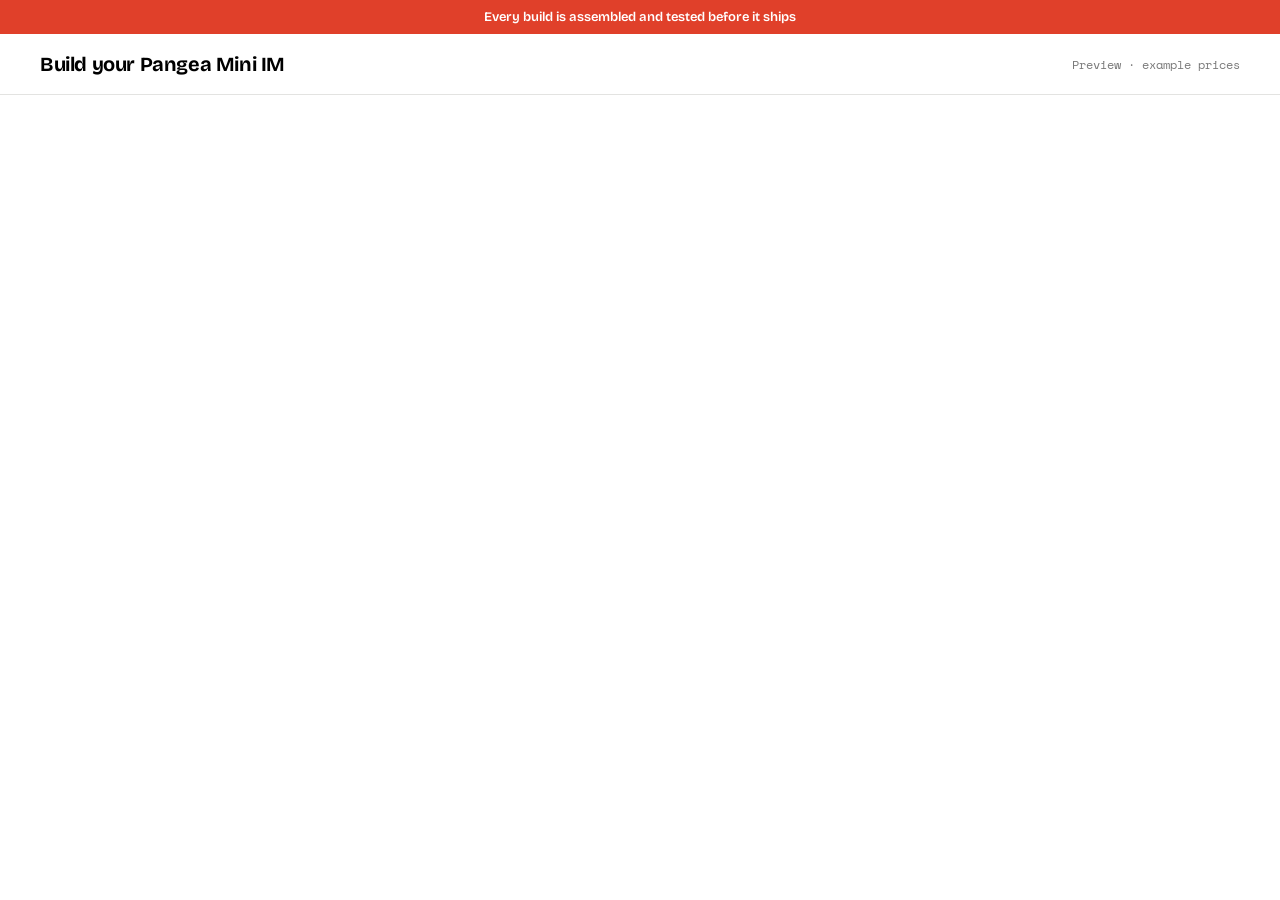
<file: demo/template.html>
<!DOCTYPE html>
<html lang="en">
<head>
<meta charset="utf-8">
<meta name="viewport" content="width=device-width, initial-scale=1">
<title>Pangea Mini IM Configurator</title>
<link rel="preconnect" href="https://fonts.googleapis.com">
<link rel="preconnect" href="https://fonts.gstatic.com" crossorigin>
<link href="https://fonts.googleapis.com/css2?family=Bricolage+Grotesque:opsz,wght@12..96,500;12..96,600;12..96,700&family=Inter+Tight:wght@500;600;700&family=Space+Mono:wght@400;700&display=swap" rel="stylesheet">
<style>
:root {
  /* single light theme: white page, black type, red signal; options left, studio preview right */
  --bg: #ffffff;
  --ink: #000000;
  --text: #1d1d1d;
  --muted: #7a7a7a;
  --line: #e3e3e1;
  --soft: #f5f5f4;
  --accent: #e0402a;
  --font: "Bricolage Grotesque", "Helvetica Neue", Arial, sans-serif;
  --mono: "Space Mono", ui-monospace, Menlo, Consolas, monospace;
  color-scheme: light;
}
html, body { margin: 0; background: var(--bg); color: var(--text); font-family: var(--font); font-weight: 500; }
.notice { background: var(--accent); color: #fff; text-align: center; font-size: 13px; font-weight: 600; padding: 9px 16px; }
.top { border-bottom: 1px solid var(--line); }
.top-in { max-width: 1440px; margin: 0 auto; padding: 18px 40px; display: flex; justify-content: space-between; align-items: center; gap: 16px; flex-wrap: wrap; }
.top-in strong { font-size: 20px; font-weight: 700; letter-spacing: -0.02em; color: var(--ink); }
.top-in span { font-family: var(--mono); font-size: 12px; color: var(--muted); }
.wrap { max-width: 1440px; margin: 0 auto; padding: 48px 40px 80px; }
@media (max-width: 900px) { .wrap { padding: 0 16px 56px; } .top-in { padding: 14px 16px; } }

.cart-overlay { position: fixed; inset: 0; background: rgba(0, 0, 0, .35); display: none; justify-content: flex-end; z-index: 50; }
.cart-overlay.is-open { display: flex; }
.cart { width: min(480px, 100%); height: 100%; background: var(--bg); color: var(--text); padding: 28px; overflow-y: auto; display: grid; align-content: start; gap: 18px; }
.cart header { display: flex; justify-content: space-between; align-items: center; }
.cart h2 { margin: 0; font-weight: 700; font-size: 28px; letter-spacing: -0.02em; color: var(--ink); }
.cart-close { font: inherit; font-size: 14px; font-weight: 600; border: 1px solid var(--line); border-radius: 999px; background: none; color: var(--ink); padding: 7px 16px; cursor: pointer; }
.cart-close:focus-visible { outline: 2px solid var(--accent); outline-offset: 2px; }
.cart-note { margin: 0; font-size: 14px; color: var(--muted); line-height: 1.5; }
.cart-lines { list-style: none; margin: 0; padding: 0; display: grid; gap: 8px; }
.cart-line { padding: 14px 16px; background: var(--soft); border-radius: 12px; display: grid; gap: 8px; }
.cart-line--part { margin-left: 18px; }
.cart-line-top { display: flex; justify-content: space-between; gap: 12px; font-size: 15px; font-weight: 700; color: var(--ink); }
.cart-line-top span:last-child { white-space: nowrap; font-variant-numeric: tabular-nums; }
.cart-props { margin: 0; display: grid; grid-template-columns: max-content 1fr; gap: 3px 14px; font-size: 12.5px; }
.cart-props dt { color: var(--muted); }
.cart-props dd { margin: 0; word-break: break-word; }
.cart-total { display: flex; justify-content: space-between; padding-top: 6px; font-size: 20px; font-weight: 700; color: var(--ink); font-variant-numeric: tabular-nums; }
details { font-size: 12px; color: var(--muted); }
summary { cursor: pointer; }
pre { font-family: var(--mono); font-size: 11px; background: var(--soft); border-radius: 10px; padding: 12px; overflow-x: auto; line-height: 1.5; color: var(--text); }
/*__CSS__*/
</style>
</head>
<body>
<div class="notice">Every build is assembled and tested before it ships</div>
<div class="top"><div class="top-in"><strong>Build your Pangea Mini IM</strong><span>Preview · example prices</span></div></div>
<main class="wrap">
  <div data-pangea-configurator>
    <script type="application/json" data-pc-config>__CONFIG__</script>
  </div>
</main>

<div class="cart-overlay" id="cart" aria-hidden="true">
  <aside class="cart" role="dialog" aria-modal="true" aria-labelledby="cart-title">
    <header><h2 id="cart-title">Cart</h2><button type="button" class="cart-close" id="cart-close">Close</button></header>
    <p class="cart-note">This is what the store would add. The build details sit on the kit line, and every part carries the same build number.</p>
    <ul class="cart-lines" id="cart-lines"></ul>
    <div class="cart-total"><span>Total</span><span id="cart-total"></span></div>
    <details><summary>Request sent to /cart/add.js</summary><pre id="cart-json"></pre></details>
  </aside>
</div>

<script>
  var NAMES = __NAMES__, PRICES = __PRICES__;
  window.PangeaDemoCart = function (body, conf) {
    var fmt = conf.money, total = 0, esc = function (s) { return String(s).replace(/[&<>"]/g, function (c) { return { '&': '&amp;', '<': '&lt;', '>': '&gt;', '"': '&quot;' }[c]; }); };
    var items = body.items.slice().reverse();
    document.getElementById('cart-lines').innerHTML = items.map(function (it, i) {
      var p = PRICES[it.id] * it.quantity; total += p;
      var props = Object.keys(it.properties).filter(function (k) { return k.charAt(0) !== '_'; })
        .map(function (k) { return '<dt>' + esc(k) + '</dt><dd>' + esc(it.properties[k]) + '</dd>'; }).join('');
      return '<li class="cart-line' + (i ? ' cart-line--part' : '') + '"><div class="cart-line-top"><span>' + esc(NAMES[it.id]) + (it.quantity > 1 ? ' × ' + it.quantity : '') + '</span><span>' + fmt.format(p / 100) + '</span></div>' + (props ? '<dl class="cart-props">' + props + '</dl>' : '') + '</li>';
    }).join('');
    document.getElementById('cart-total').textContent = fmt.format(total / 100);
    document.getElementById('cart-json').textContent = JSON.stringify(body, null, 2);
    var o = document.getElementById('cart'); o.classList.add('is-open'); o.setAttribute('aria-hidden', 'false');
    document.getElementById('cart-close').focus();
  };
  function closeCart() { var o = document.getElementById('cart'); o.classList.remove('is-open'); o.setAttribute('aria-hidden', 'true'); }
  document.getElementById('cart-close').addEventListener('click', closeCart);
  document.getElementById('cart').addEventListener('click', function (e) { if (e.target.id === 'cart') closeCart(); });
  document.addEventListener('keydown', function (e) { if (e.key === 'Escape') closeCart(); });
</script>
<script>
/*__JS__*/
</script>
</body>
</html>
</file>
